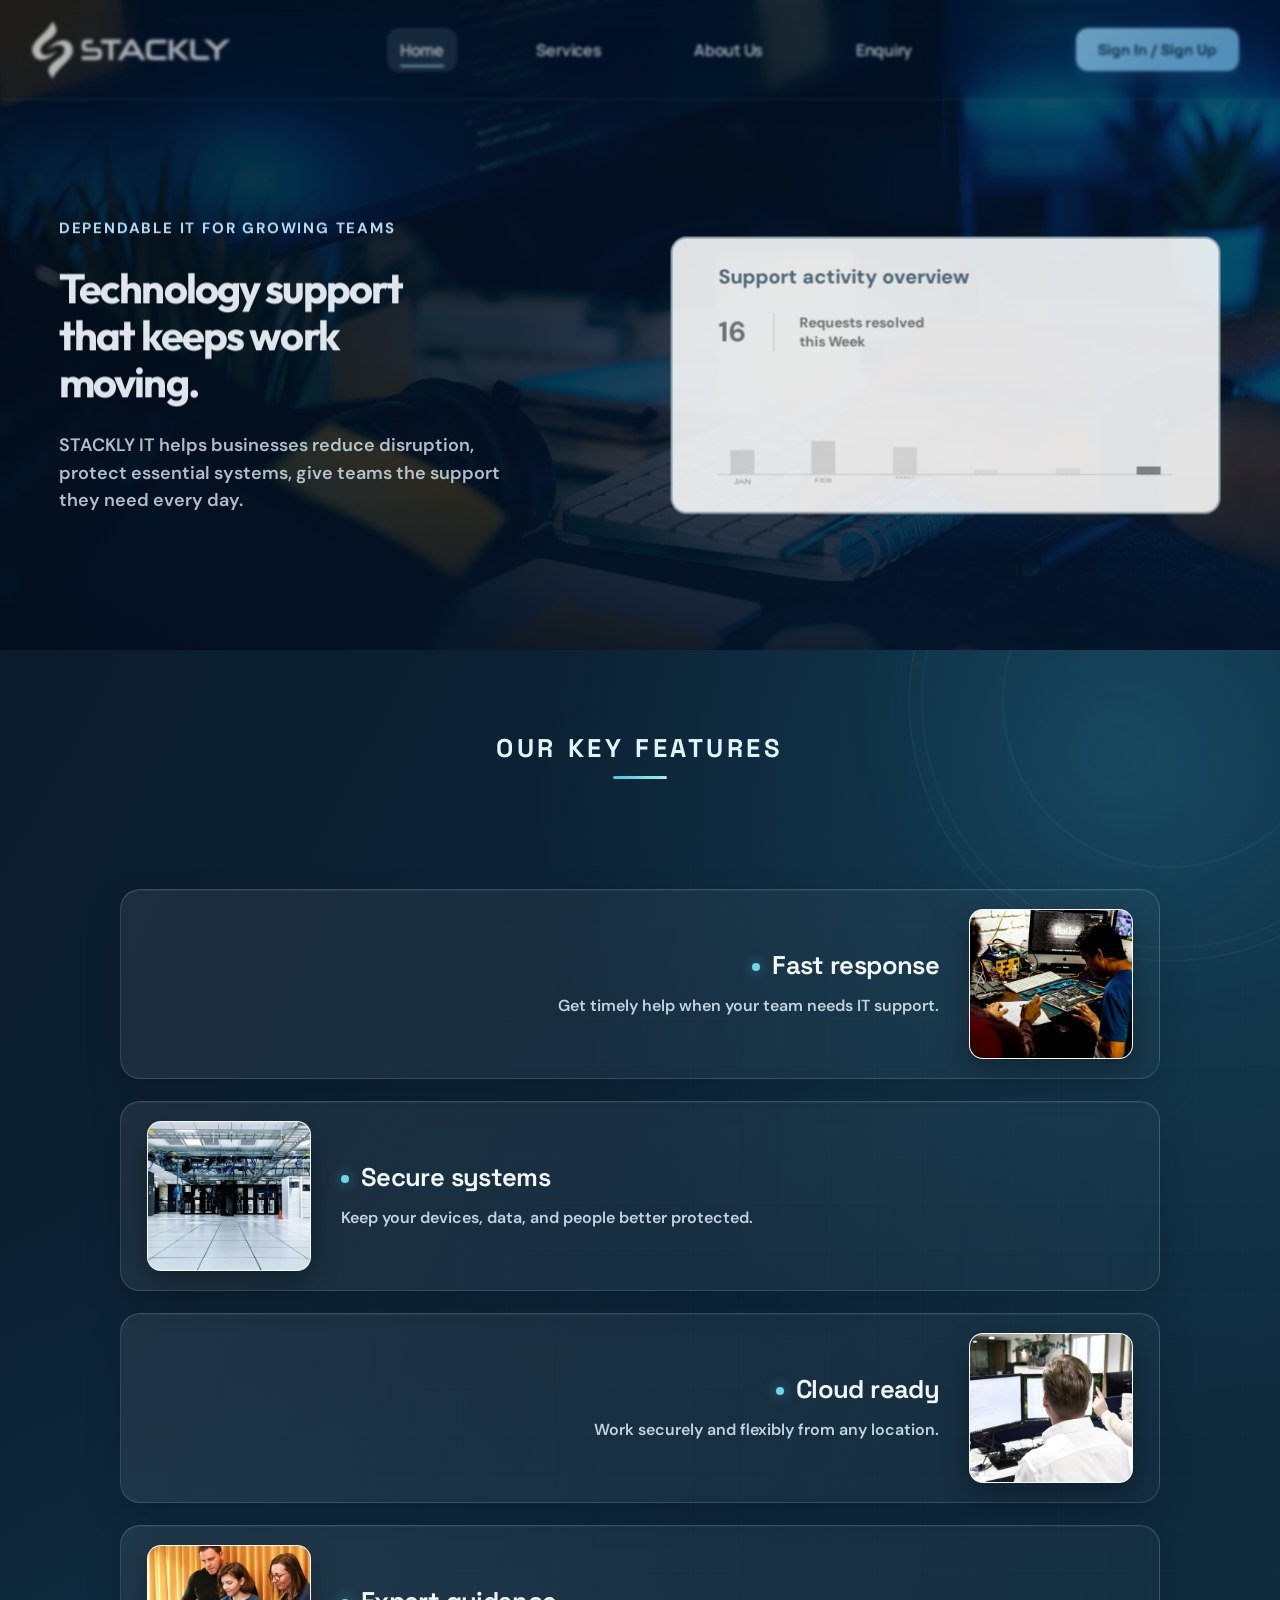
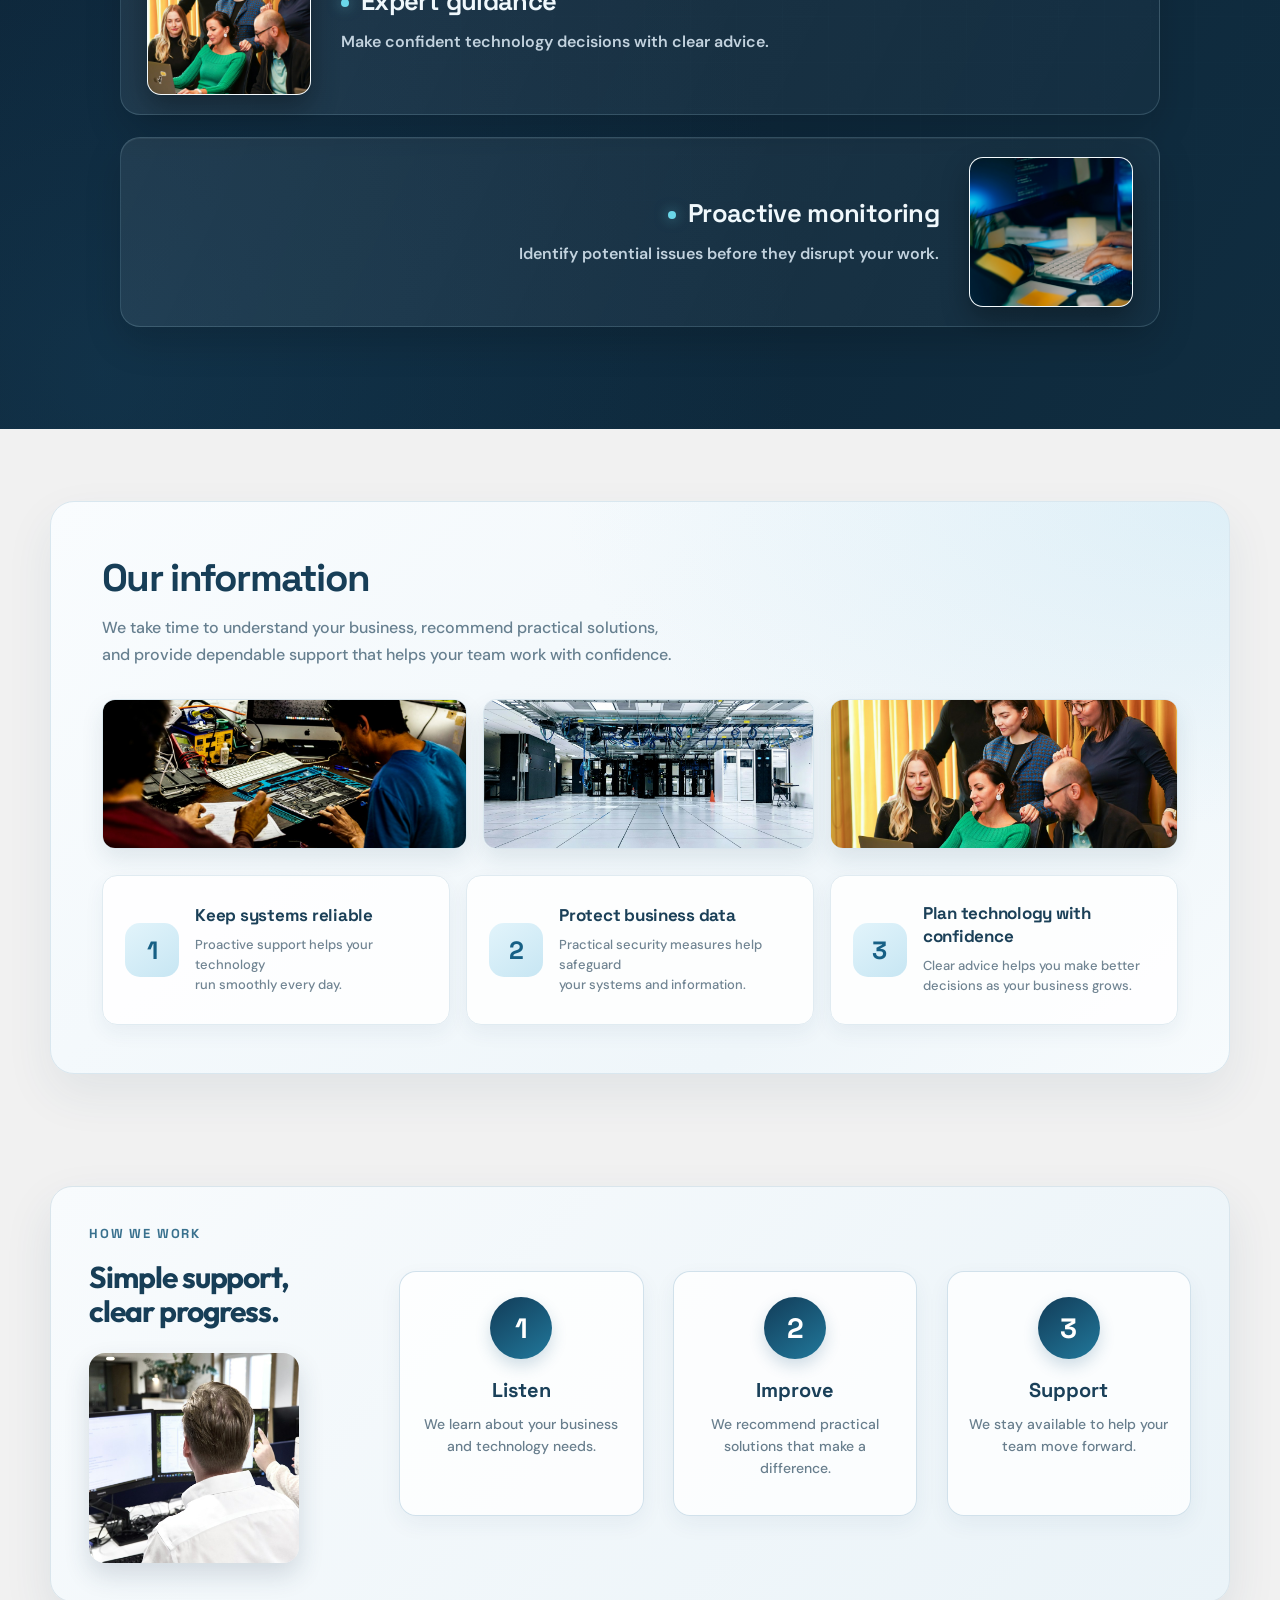
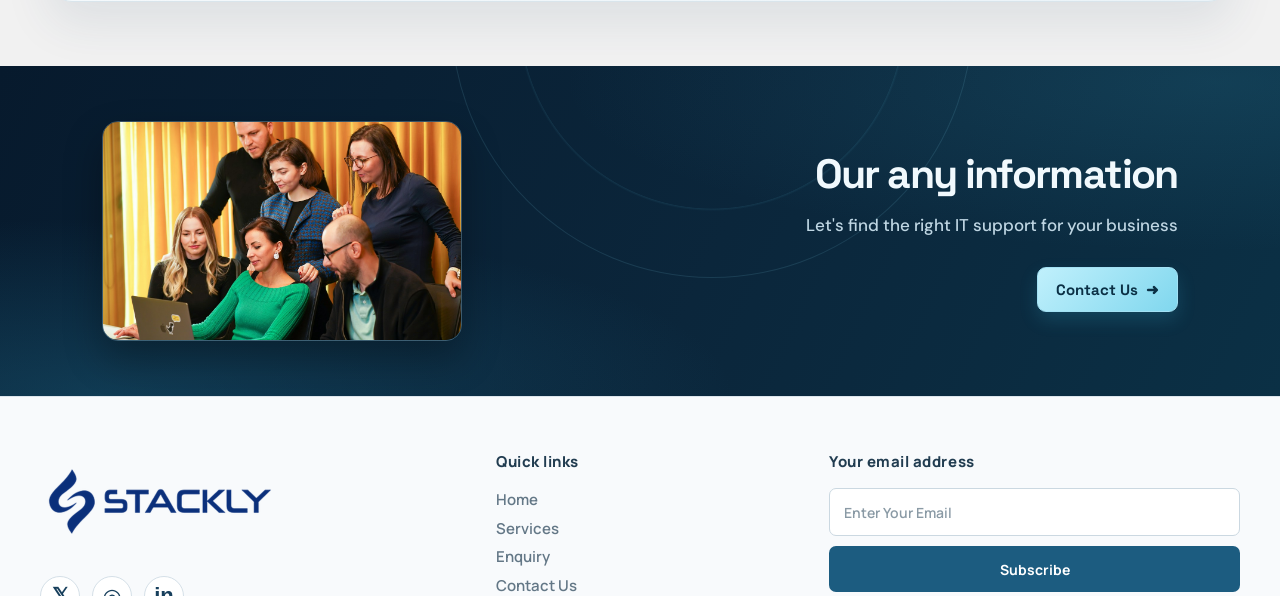
<file: index.html>
<!doctype html>
<html lang="en">
<head>
  <meta charset="utf-8">
  <meta name="viewport" content="width=device-width, initial-scale=1">
  <meta http-equiv="refresh" content="0; url=frontend/index.html">
  <link rel="canonical" href="frontend/index.html">
  <title>STACKLY IT</title>
</head>
<body>
  <p>Opening <a href="frontend/index.html">STACKLY IT</a>…</p>
</body>
</html>
</file>
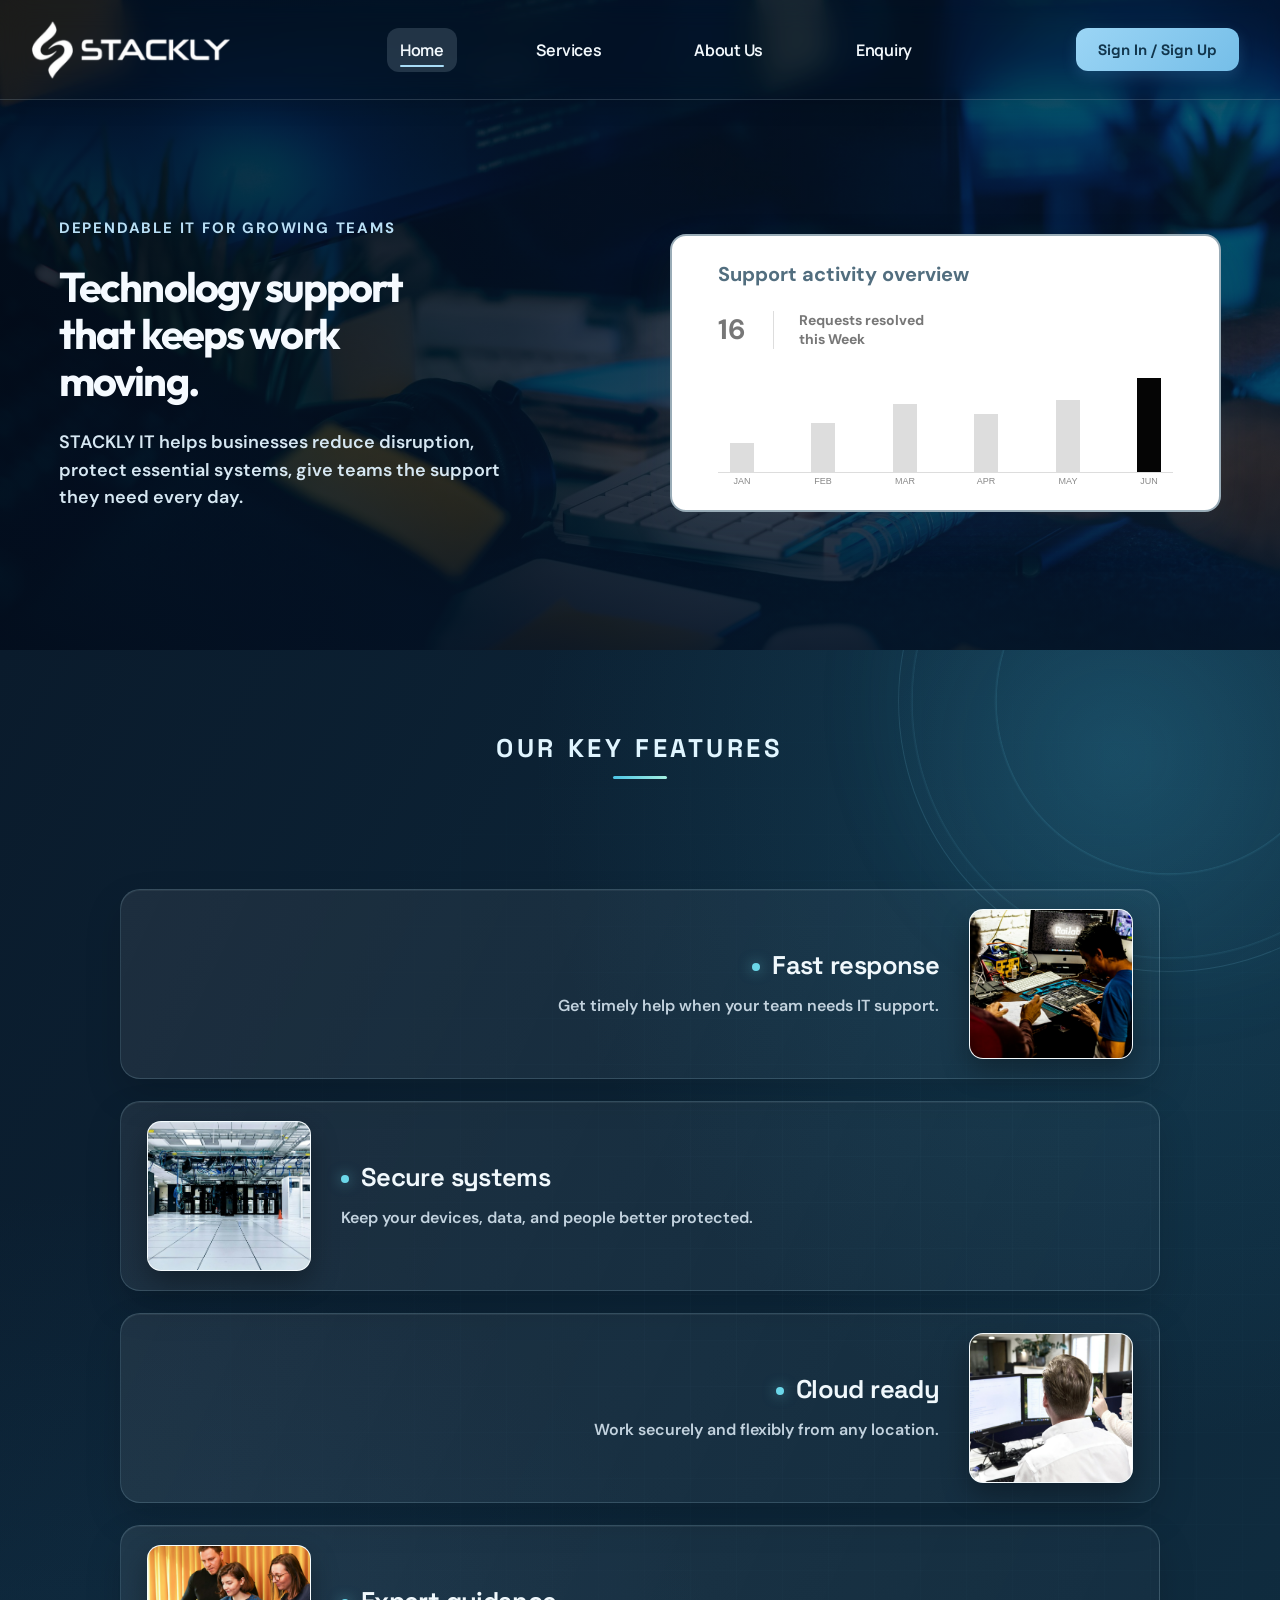
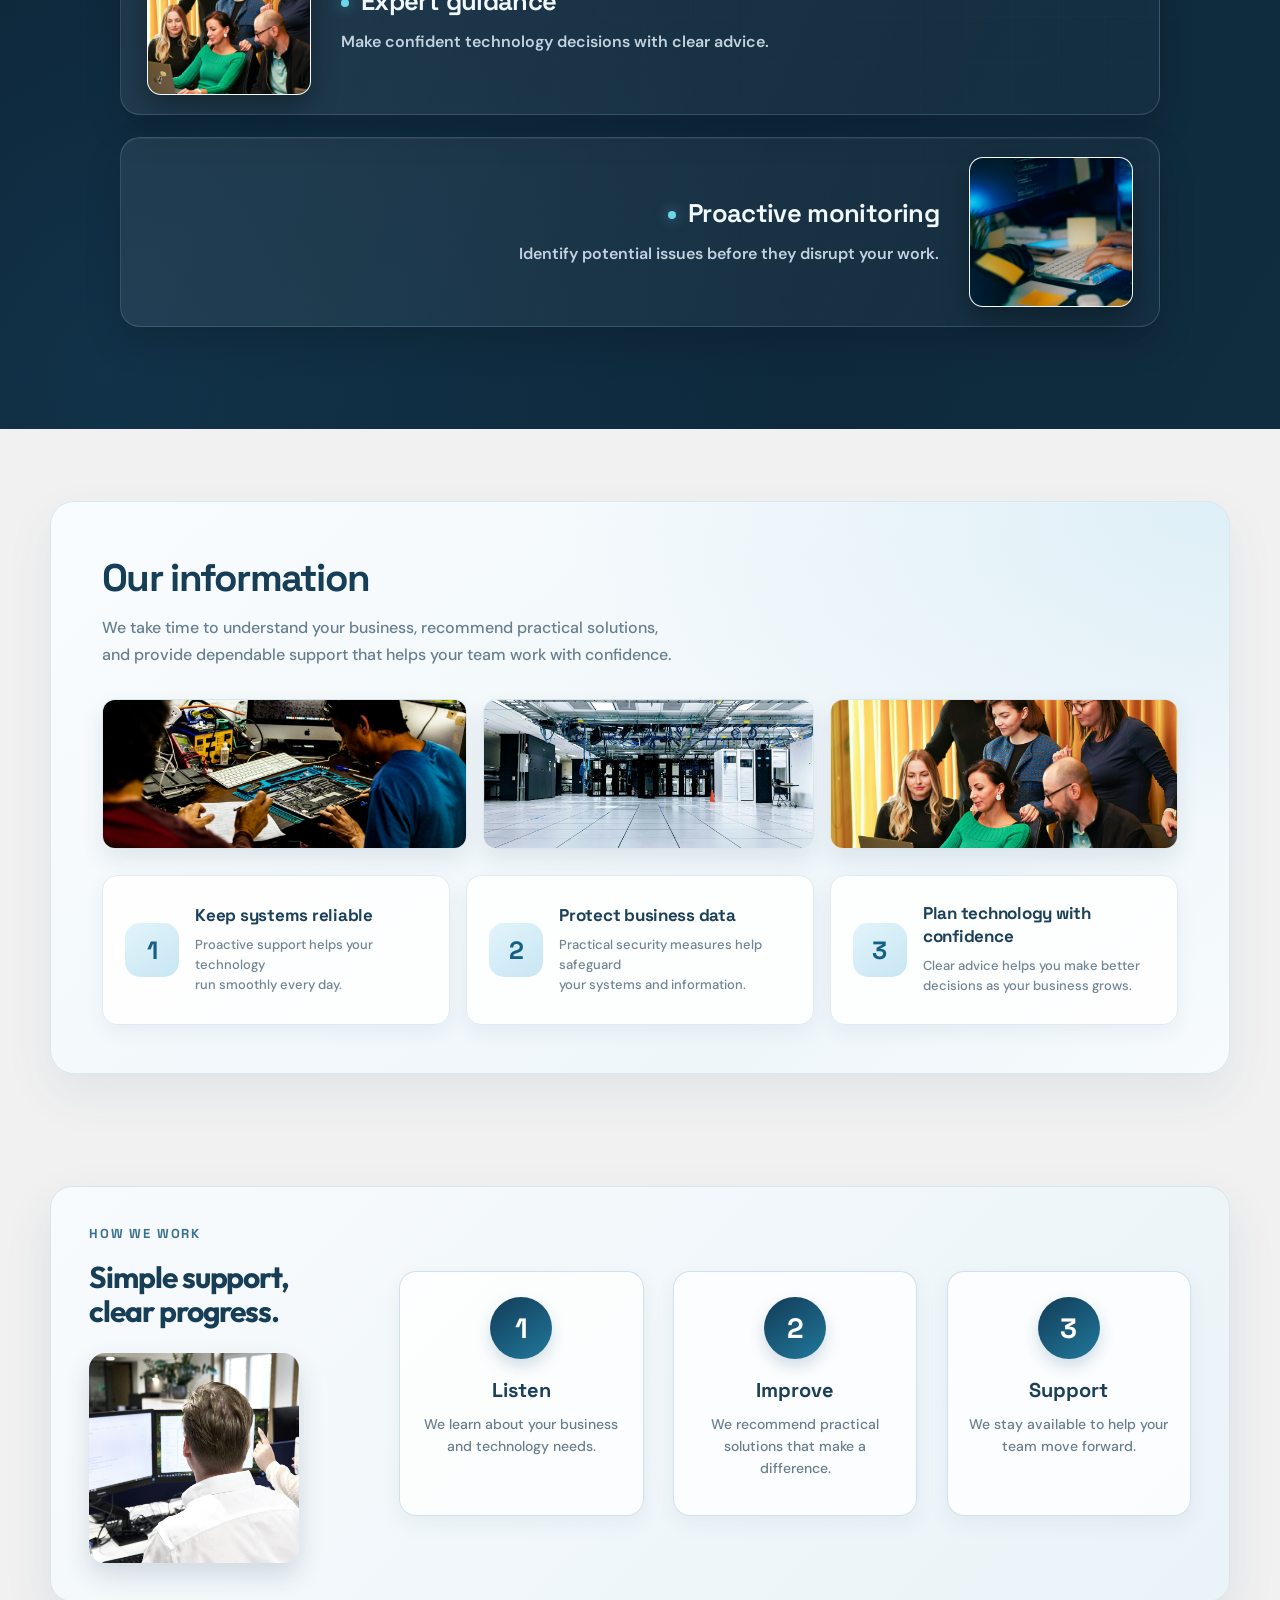
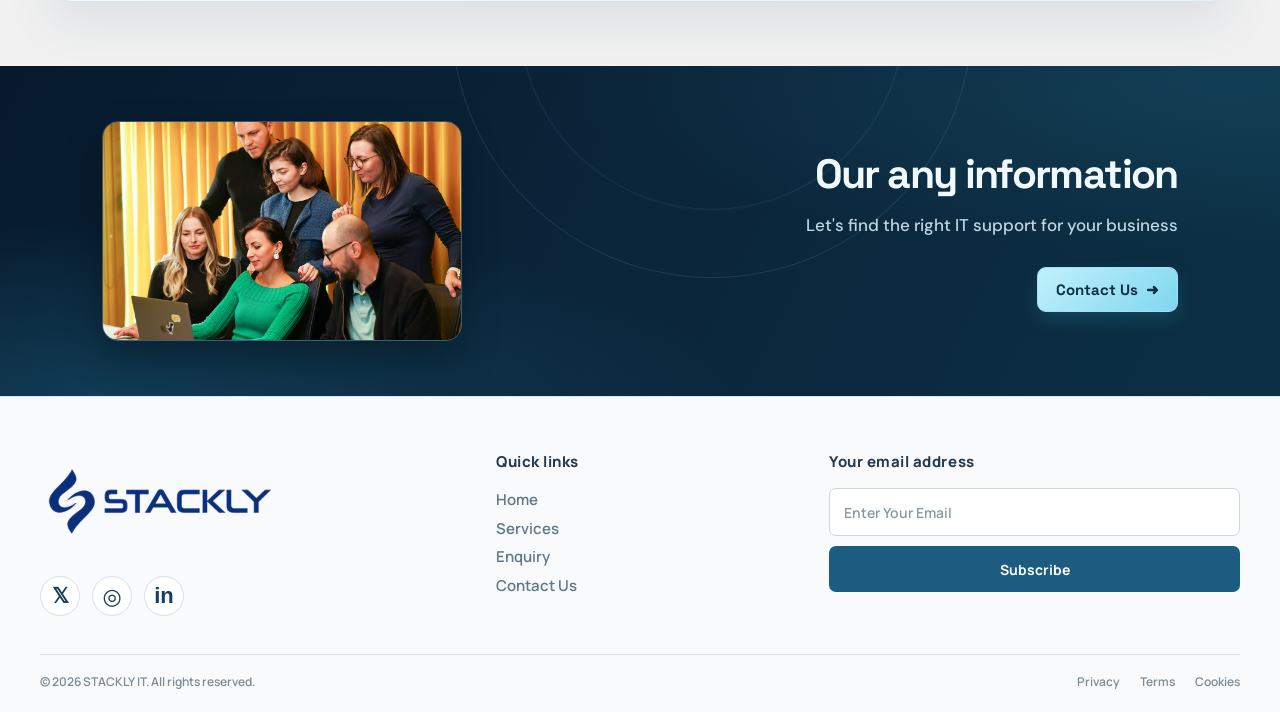
<file: frontend/index.html>
<!doctype html>
<html lang="en">
<head>
  <meta charset="utf-8">
  <meta name="viewport" content="width=device-width, initial-scale=1">
  <title>STACKLY IT — Technology support that keeps work moving</title>
  <style>
    :root{--page:#f1f1f1;--ink:#171717;--muted:#777;--pink:#c78d91;--panel:#dfdfdf}
    *{box-sizing:border-box}
    html{scroll-behavior:smooth}
    body{margin:0;background:var(--page);color:var(--ink);font-family:Arial,Helvetica,sans-serif}
    .wrap{width:min(1280px,calc(100% - 80px));margin:auto}
    header{height:100px;display:flex;align-items:center;justify-content:space-between}
    .logo{width:108px;height:78px;position:relative;display:grid;place-items:center;color:#555;font-size:16px}
    .logo:before,.logo:after{content:"";position:absolute;inset:0;border:1px solid #777}
    .logo:before{background:linear-gradient(34deg,transparent 49.6%,#777 50%,transparent 50.4%)}
    .logo:after{background:linear-gradient(-34deg,transparent 49.6%,#777 50%,transparent 50.4%)}
    .logo span{position:relative;z-index:1}
    nav{display:flex;align-items:center;gap:76px;margin-left:110px}
    nav a{font-size:17px;font-weight:700;text-decoration:none;color:#777}
    nav a.active{color:#111}
    .signup{background:#1600ff;color:#000;border:0;border-radius:8px;padding:12px 19px;font-size:14px;font-weight:700}
    .hero{height:550px;display:grid;grid-template-columns:1fr 1fr;align-items:center;gap:60px;padding:0 14px 20px}
    .eyebrow{color:#777;font-size:18px;font-weight:700;margin:0 0 34px}
    h1{font-size:42px;line-height:1.24;color:#777;margin:0 0 24px;max-width:530px}
    .hero p{font-size:19px;line-height:1.45;color:#777;font-weight:600;max-width:465px;margin:0}
    .chart{height:278px;border:2px solid #777;border-radius:9px;background:#fff;padding:25px 46px;align-self:center;margin-top:15px}
    .chart h3{margin:0 0 24px;color:#777;font-size:20px}
    .chartstats{display:flex;align-items:center;gap:28px;color:#777;margin-bottom:24px}
    .chartstats strong{font-size:28px}.chartstats span{font-size:14px;border-left:1px solid #ddd;padding-left:25px;line-height:1.35;font-weight:700}
    .bars{height:100px;display:flex;align-items:end;justify-content:space-between;border-bottom:1px solid #ddd;padding:0 12px}
    .bar{width:24px;background:#ddd;position:relative}.bar:nth-child(1){height:29px}.bar:nth-child(2){height:49px}.bar:nth-child(3){height:68px}.bar:nth-child(4){height:58px}.bar:nth-child(5){height:72px}.bar:nth-child(6){height:94px;background:#050505}
    .bar small{position:absolute;top:100%;left:50%;transform:translateX(-50%);font-size:9px;color:#888;margin-top:4px}
    .features{padding:0 0 115px}
    .section-title{text-align:center;font-size:18px;font-weight:800;margin:0 0 110px}
    .feature{height:220px;display:flex;align-items:center;gap:38px;padding:0 68px}
    .feature:nth-of-type(odd){flex-direction:row-reverse;text-align:right}
    .placeholder{width:172px;height:150px;background:#fff;flex:none;display:grid;place-items:center}
    .mountain{width:34px;height:18px;background:#ddd;clip-path:polygon(0 100%,28% 35%,47% 67%,67% 18%,100% 100%)}
    .feature h3{font-size:27px;color:#555;margin:0 0 18px}
    .feature p{font-size:19px;color:#777;font-weight:600;margin:0}
    .info{padding:52px 0 125px}
    .info h2{font-size:27px;margin:0 0 32px}
    .info-intro{font-weight:600;color:#888;font-size:19px;line-height:1.45;margin:0 0 72px;max-width:780px}
    .info-grid{display:grid;grid-template-columns:1fr 1fr;gap:50px 96px;align-items:center}
    .info-card{background:#dedede;min-height:120px;display:flex;align-items:center;padding:15px 35px;gap:30px}
    .info-card:first-child{grid-column:1/3;width:55%;justify-self:center}
    .info-card .num{font-size:52px;font-weight:700;color:#777;border-right:1px solid #e88e98;padding:0 30px 0 0}
    .info-card h3{font-size:20px;color:#777;margin:0 0 15px}
    .info-card p{font-size:14px;color:#888;font-weight:600;line-height:1.35;margin:0}
    .process{background:#e0e0e0;margin:0 0 165px;padding:12px 10px 18px;display:grid;grid-template-columns:1.55fr 1fr 1fr 1fr;gap:30px;align-items:center}
    .process-label{color:#777;font-weight:700;font-size:28px}
    .process-label h2{font-size:44px;line-height:1.25;margin:35px 10px 0;color:#777}
    .step{text-align:center;color:#777}
    .circle{width:76px;height:76px;border:2px solid #777;border-radius:50%;background:white;color:#111;font-size:44px;font-weight:700;display:grid;place-items:center;margin:0 auto 20px}
    .step h3{font-size:27px;margin:0 0 17px}.step p{font-weight:600;font-size:18px;line-height:1.35;margin:0}
    .cta{height:260px;text-align:right;padding:0 38px;color:#888}
    .cta h2{font-size:26px;margin:0 0 22px}.cta p{font-weight:600;font-size:18px;margin:0 0 35px}
    .contact{display:inline-flex;align-items:center;gap:8px;border:2px solid #888;border-radius:8px;background:#fff;padding:6px 13px;color:#777;font-weight:700}
    footer{padding:20px 0 26px}
    .footer-main{display:grid;grid-template-columns:1fr 1fr 1fr;align-items:start;gap:80px;padding:0 10px 55px}
    .footer-logo{width:250px;height:200px;background:#ddd;position:relative;display:grid;place-items:center;font-size:23px;color:#555}
    .footer-logo:before,.footer-logo:after{content:"";position:absolute;inset:0;border:1px solid #777}
    .footer-logo:before{background:linear-gradient(38deg,transparent 49.7%,#777 50%,transparent 50.3%)}.footer-logo:after{background:linear-gradient(-38deg,transparent 49.7%,#777 50%,transparent 50.3%)}
    .footer-logo span{position:relative;z-index:1}
    .social{display:flex;gap:28px;margin-top:55px;align-items:center}
    .social b{font-size:48px;color:#000}.social .circleicon{width:48px;height:48px;background:#000;color:#fff;border-radius:50%;display:grid;place-items:center;font-size:28px}
    footer h3{font-size:25px;color:#888;margin:0 0 10px}
    .links a{display:block;color:#888;font-size:26px;font-weight:600;line-height:1.55;text-decoration:none}
    .subscribe input{width:100%;height:66px;background:#f7f7f7;border:1px solid #777;padding:0 48px;text-align:center;font-weight:700;color:#777;font-size:18px;margin:18px 0 35px}
    .subscribe button{width:100%;height:66px;border:0;background:#b17f82;color:#774f51;font-size:19px;font-weight:700}
    .legal{display:flex;justify-content:space-between;color:#888;font-weight:600;font-size:17px;padding:0 0 0 0}.legal-links{display:flex;gap:18px}
    @media(max-width:800px){.wrap{width:calc(100% - 40px)}header{height:82px}.logo{width:70px;height:52px}nav{gap:14px;margin:0}nav a{font-size:12px}.signup{padding:9px;font-size:11px}.hero{height:auto;min-height:650px;grid-template-columns:1fr;padding:70px 0;gap:40px}h1{font-size:36px}.chart{width:100%;height:250px;padding:22px}.section-title{margin-bottom:50px}.feature,.feature:nth-of-type(odd){height:auto;min-height:170px;padding:20px 0;gap:20px;text-align:left;flex-direction:row}.placeholder{width:100px;height:100px}.feature h3{font-size:21px}.feature p{font-size:15px}.features{padding-bottom:50px}.info{padding:40px 0 70px}.info-grid{grid-template-columns:1fr;gap:20px}.info-card:first-child{grid-column:auto;width:100%}.process{grid-template-columns:1fr;margin-bottom:80px;padding:25px;gap:35px}.process-label h2{font-size:36px;margin:15px 0}.cta{height:220px;padding:0 5px}.footer-main{grid-template-columns:1fr 1fr;gap:45px;padding-bottom:40px}.footer-logo{width:170px;height:140px}.subscribe{grid-column:1/3}.legal{font-size:12px;gap:15px;flex-wrap:wrap}.links a{font-size:20px}footer h3{font-size:20px}}
    @media(max-width:480px){header{flex-wrap:wrap;height:auto;padding:15px 0;gap:15px}.logo{order:0}nav{order:2;width:100%;justify-content:space-between}.signup{order:1}.hero{min-height:620px}.eyebrow{font-size:14px}h1{font-size:32px}.chartstats{margin-bottom:14px}.chart h3{font-size:17px}.info-card{padding:12px;gap:15px}.info-card .num{font-size:38px;padding-right:18px}.info-card h3{font-size:16px}.info-card p{font-size:12px}.footer-main{grid-template-columns:1fr 1fr;gap:30px 20px}.footer-logo{width:130px;height:110px}.social{gap:14px}.social b{font-size:36px}.social .circleicon{width:38px;height:38px;font-size:21px}.legal-links{gap:10px}}
  
    .logo{width:220px!important;height:88px!important;display:block!important;overflow:visible!important;margin-left:0!important}
    .home-header{display:grid;grid-template-columns:1fr auto 1fr;column-gap:24px;align-items:center;justify-content:initial}
    .home-header .logo{grid-column:1;justify-self:start;margin-left:0!important;position:relative;left:-20px}
    .home-header nav{grid-column:2;justify-self:center;margin-left:0;gap:76px;transform:translateX(16px)}
    .home-header .signup{grid-column:3;justify-self:end}
    .logo:before,.logo:after{display:none!important}
    .logo img{display:block;width:100%;height:100%;object-fit:contain}
    .footer-logo{width:250px!important;height:100px!important;background:transparent!important;display:block!important;position:relative}
    .footer-logo:before,.footer-logo:after{display:none!important}
    .footer-logo img{display:block;width:100%;height:100%;object-fit:contain}
    @media(max-width:800px){.logo{width:160px!important;height:64px!important;margin-left:0!important}.footer-logo{width:170px!important;height:68px!important}.home-header nav{gap:24px}}
    @media(max-width:480px){.home-header{display:flex;flex-wrap:wrap;justify-content:space-between;gap:15px}.home-header .logo{order:0;left:0}.home-header nav{order:2;width:100%;justify-content:space-between;transform:none}.home-header .signup{order:1}}
    @media(max-width:480px){.logo{width:135px!important;height:54px!important}.footer-logo{width:130px!important;height:52px!important}}
  
    header.wrap{position:fixed;top:0;left:50%;transform:translateX(-50%);z-index:1000;background:#f1f1f1;width:min(1280px,calc(100% - 80px))}
    body{padding-top:100px}
    .wrap:not(.home-header) nav{left:50%;transform:translateX(-50%)}
    @media(max-width:800px){header.wrap{width:calc(100% - 40px)}body{padding-top:84px}.wrap:not(.home-header) nav{left:auto;right:0;transform:none}}
    @media(max-width:800px){body{padding-top:82px}}
    @media(max-width:480px){body{padding-top:115px}}
  </style>
  <link rel="stylesheet" href="header.css">
  <link rel="stylesheet" href="hero.css">
  <link rel="stylesheet" href="responsive.css">
  <link rel="stylesheet" href="auth-modal.css">
</head>
<body class="home-page">
  <header class="wrap home-header">
    <a class="logo" href="index.html"><img src="image.png" alt="STACKLY"></a>
    <nav aria-label="Main navigation"><a class="active" href="#home">Home</a><a href="services.html">Services</a><a href="about.html">About Us</a><a href="enquiry.html">Enquiry</a></nav>
    <button class="signup">Sign Up</button>
  </header>
  <main>
    <section class="hero wrap" id="home">
      <div><p class="eyebrow">DEPENDABLE IT FOR GROWING TEAMS</p><h1>Technology support<br>that keeps work<br>moving.</h1><p>STACKLY IT helps businesses reduce disruption, protect essential systems, give teams the support they need every day.</p></div>
      <div class="chart"><h3>Support activity overview</h3><div class="chartstats"><strong>16</strong><span>Requests resolved<br>this Week</span></div><div class="bars"><div class="bar"><small>JAN</small></div><div class="bar"><small>FEB</small></div><div class="bar"><small>MAR</small></div><div class="bar"><small>APR</small></div><div class="bar"><small>MAY</small></div><div class="bar"><small>JUN</small></div></div></div>
    </section>
    <section class="features wrap" id="features"><br><br><h2 class="section-title">OUR KEY FEATURES</h2>
      <article class="feature"><div class="placeholder"><img src="repair-team.jpg" alt="Technicians repairing a computer"></div><div><h3>Fast response</h3><p>Get timely help when your team needs IT support.</p></div></article>
      <article class="feature"><div class="placeholder"><img src="server-room.jpg" alt="Secure server room infrastructure"></div><div><h3>Secure systems</h3><p>Keep your devices, data, and people better protected.</p></div></article>
      <article class="feature"><div class="placeholder"><img src="office-technology.jpg" alt="Colleagues working together at office computers"></div><div><h3>Cloud ready</h3><p>Work securely and flexibly from any location.</p></div></article>
      <article class="feature"><div class="placeholder"><img src="team-collaboration.jpg" alt="A team collaborating around a laptop"></div><div><h3>Expert guidance</h3><p>Make confident technology decisions with clear advice.</p></div></article>
      <article class="feature"><div class="placeholder"><img src="hero-coding.jpg" alt="Developer working at a computer"></div><div><h3>Proactive monitoring</h3><p>Identify potential issues before they disrupt your work.</p></div></article>
    </section>
    <br>
   <br> 
   <br> 
   <br>
    <section class="info wrap" id="information"><h2>Our information</h2><p class="info-intro">We take time to understand your business, recommend practical solutions,<br>and provide dependable support that helps your team work with confidence.</p>
      <div class="info-photos" aria-label="IT support, infrastructure, and team collaboration"><img src="repair-team.jpg" alt="IT technicians resolving a computer issue"><img src="server-room.jpg" alt="Enterprise server infrastructure"><img src="team-collaboration.jpg" alt="Business team working together"></div>
      <div class="info-grid"><article class="info-card"><b class="num">1</b><div><h3>Keep systems reliable</h3><p>Proactive support helps your technology<br>run smoothly every day.</p></div></article><article class="info-card"><b class="num">2</b><div><h3>Protect business data</h3><p>Practical security measures help safeguard<br>your systems and information.</p></div></article><article class="info-card"><b class="num">3</b><div><h3>Plan technology with confidence</h3><p>Clear advice helps you make better<br>decisions as your business grows.</p></div></article></div>
    </section>
    <section class="process wrap"><div class="process-label">HOW WE WORK<h2>Simple support,<br>clear progress.</h2><img class="process-photo" src="office-technology.jpg" alt="IT team working together at their computers"></div><div class="step"><div class="circle">1</div><h3>Listen</h3><p>We learn about your business and technology needs.</p></div><div class="step"><div class="circle">2</div><h3>Improve</h3><p>We recommend practical solutions that make a difference.</p></div><div class="step"><div class="circle">3</div><h3>Support</h3><p>We stay available to help your team move forward.</p></div></section>
    <section class="cta wrap" id="contact"><img class="cta-photo" src="team-collaboration.jpg" alt="A team discussing technology solutions"><div class="cta-copy"><h2>Our any information</h2><p>Let's find the right IT support for your business</p><a href="mailto:hello@stacklyit.com" class="contact">Contact Us <span>➜</span></a></div></section>
  </main>
  <footer class="wrap"><div class="footer-main"><div><div class="footer-logo"><img src="image.png" alt="STACKLY"></div><div class="social"><b>𝕏</b><div class="circleicon">◎</div><div class="circleicon" style="font-weight:bold;font-family:Arial">in</div></div></div><div class="links"><h3>Quick links</h3><a href="#home">Home</a><a href="services.html">Services</a><a href="#contact">Enquiry</a><a href="#contact">Contact Us</a></div><form class="subscribe" onsubmit="event.preventDefault()"><h3>Your email address</h3><input type="email" placeholder="Enter Your Email" aria-label="Your email address"><button type="submit">Subscribe</button></form></div><div class="legal"><span>© 2026 STACKLY IT. All rights reserved.</span><div class="legal-links"><span>Privacy</span><span>Terms</span><span>Cookies</span></div></div></footer>
  <script>
    (() => {
      const header = document.querySelector('.home-header');
      const updateHeader = () => header.classList.toggle('scrolled', window.scrollY > 40);
      updateHeader();
      window.addEventListener('scroll', updateHeader, { passive: true });
    })();
  </script>
  <script src="api-config.js"></script>
  <script src="auth-modal.js"></script>
</body>
</html>
</file>
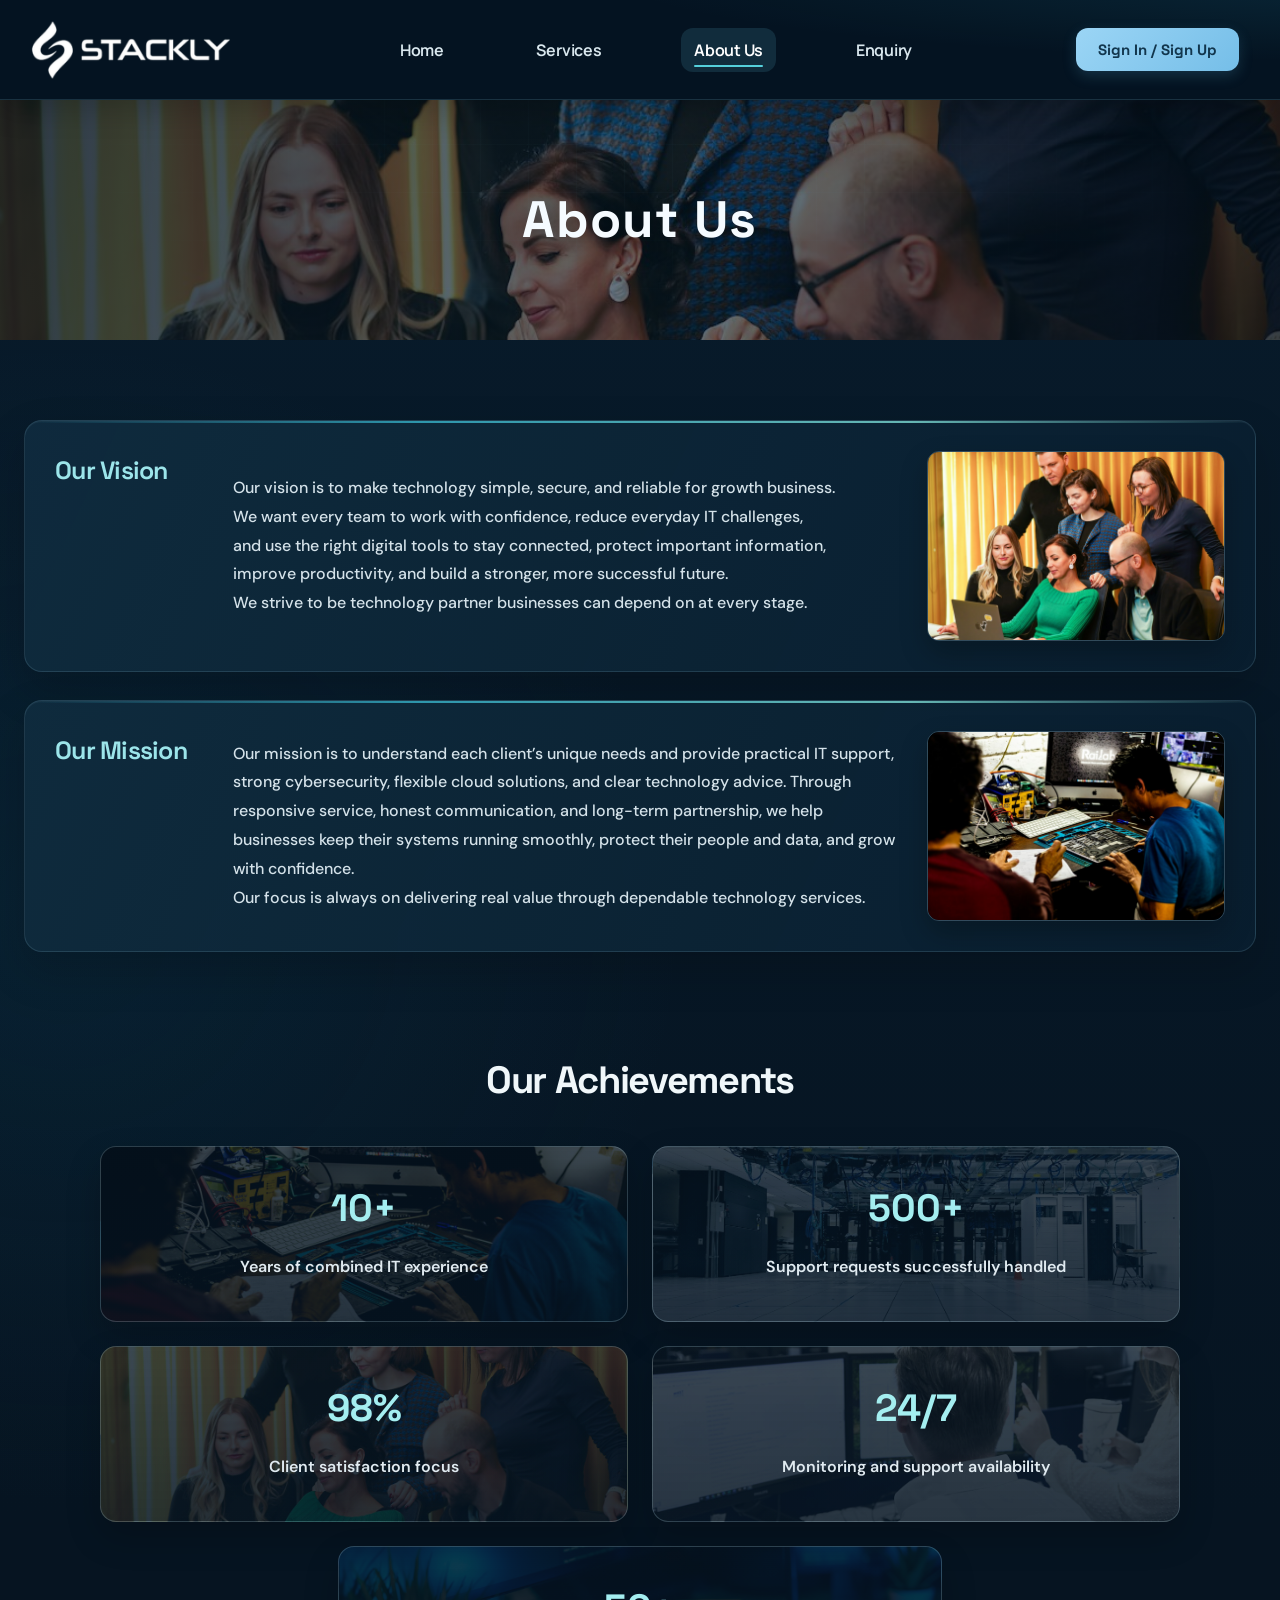
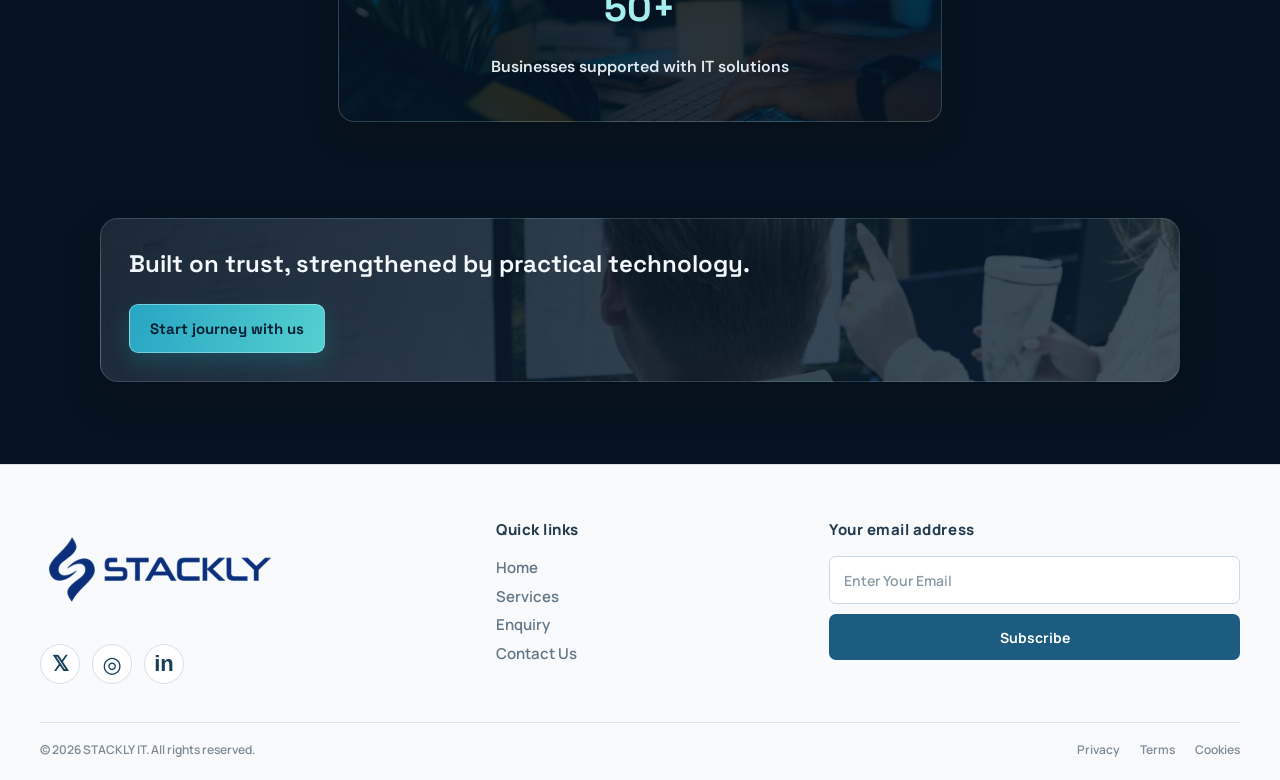
<file: frontend/about.html>
<!doctype html>
<html lang="en">
<head>
  <meta charset="utf-8"><meta name="viewport" content="width=device-width, initial-scale=1">
  <title>About Us | STACKLY IT</title>
  <style>
    *{box-sizing:border-box}body{margin:0;background:#f1f1f1;color:#555;font-family:Arial,Helvetica,sans-serif}.wrap{width:min(1280px,calc(100% - 80px));margin:auto}
    header{height:100px;position:relative;display:flex;align-items:center}.logo{position:absolute;left:80px;top:10px;width:108px;height:78px;display:grid;place-items:center;color:#555;font-size:16px;text-decoration:none}.logo:before,.logo:after{content:"";position:absolute;inset:0;border:1px solid #777}.logo:before{background:linear-gradient(34deg,transparent 49.6%,#777 50%,transparent 50.4%)}.logo:after{background:linear-gradient(-34deg,transparent 49.6%,#777 50%,transparent 50.4%)}.logo span{position:relative;z-index:1}nav{position:absolute;left:50%;top:40px;transform:translateX(-20%);display:flex;gap:78px;white-space:nowrap}nav a{font-size:17px;font-weight:700;color:#777;text-decoration:none}nav a.active{color:#171717}
    .page-title{text-align:center;padding-top:78px;margin:0;color:#555;font-size:27px}
    .story{margin-top:98px;padding:0 60px}.story article{margin:0 0 118px}.story h2{font-size:32px;margin:0 0 30px;color:#555}.story p{font-size:24px;line-height:1.38;font-weight:700;margin:0 0 0 80px;color:#666}
    .achievements{padding-top:2px}.achievements h2{text-align:center;font-size:32px;margin:0 0 78px;color:#555}.stats{display:grid;grid-template-columns:1fr 1fr;gap:110px 94px;padding:0 0}.stat{height:192px;border:1px solid #555;background:#fff;display:flex;flex-direction:column;justify-content:center;align-items:center;text-align:center;color:#666}.stat strong{font-size:34px;margin:0 0 28px}.stat span{font-size:23px;font-weight:700;color:#888}.stat:last-child{grid-column:1/3;width:56%;justify-self:center}
    .cta{margin:160px 0 170px;text-align:center;color:#222}.cta h2{font-size:27px;margin:0 0 12px}.cta a{display:block;width:400px;height:54px;line-height:54px;margin:0 110px 0 auto;background:#75f3b6;border-radius:8px;color:#050505;text-decoration:none;font-size:24px;font-weight:700}
    footer{min-height:430px;padding-bottom:26px;color:#888}.footer-main{display:grid;grid-template-columns:1fr 1fr 1fr;align-items:start;gap:60px;padding-bottom:69px}.footer-logo{width:250px;height:200px;background:#ddd;position:relative;display:grid;place-items:center;font-size:23px;color:#555}.footer-logo:before,.footer-logo:after{content:"";position:absolute;inset:0;border:1px solid #777}.footer-logo:before{background:linear-gradient(38deg,transparent 49.7%,#777 50%,transparent 50.3%)}.footer-logo:after{background:linear-gradient(-38deg,transparent 49.7%,#777 50%,transparent 50.3%)}.footer-logo span{position:relative;z-index:1}.social{display:flex;gap:28px;margin-top:55px;align-items:center}.social b{font-size:48px;color:#000}.social .circleicon{width:48px;height:48px;background:#000;color:#fff;border-radius:50%;display:grid;place-items:center;font-size:28px}.links h2,.subscribe h2{font-size:25px;color:#888;margin:4px 0 10px}.links a{display:block;color:#888;font-size:26px;font-weight:600;line-height:1.55;text-decoration:none}.subscribe{padding-top:52px}.subscribe input{width:100%;height:66px;background:#f7f7f7;border:1px solid #555;padding:0 35px;text-align:center;font-weight:700;color:#777;font-size:18px;margin:18px 0 35px}.subscribe button{width:100%;height:66px;border:0;background:#b17f82;color:#714d4f;font-size:19px;font-weight:700}.legal{display:flex;justify-content:space-between;color:#888;font-weight:600;font-size:17px}.legal-links{display:flex;gap:18px}
    @media(max-width:800px){.wrap{width:calc(100% - 40px)}header{height:84px}.logo{left:0;top:10px;width:70px;height:52px}nav{left:auto;right:0;top:30px;transform:none;gap:20px}nav a{font-size:13px}.page-title{padding-top:60px}.story{margin-top:60px;padding:0 12px}.story article{margin-bottom:65px}.story h2{font-size:25px;margin-bottom:18px}.story p{font-size:17px;margin-left:30px}.achievements h2{font-size:27px;margin-bottom:45px}.stats{gap:28px}.stat{height:150px;padding:12px}.stat strong{font-size:27px;margin-bottom:18px}.stat span{font-size:16px}.stat:last-child{width:75%}.cta{margin:90px 0}.cta a{width:min(360px,90%);margin:0 auto;font-size:19px}.footer-main{grid-template-columns:1fr 1fr;gap:35px;padding-bottom:40px}.footer-logo{width:170px;height:140px}.subscribe{grid-column:1/3;padding-top:0}.legal{font-size:12px;gap:15px;flex-wrap:wrap}}
    @media(max-width:480px){nav{gap:10px}nav a{font-size:11px}.logo{width:60px;height:45px}.story p{font-size:15px;margin-left:15px}.stats{grid-template-columns:1fr;gap:18px}.stat:last-child{grid-column:auto;width:100%}.stat{height:125px}.footer-main{gap:25px 16px}.footer-logo{width:130px;height:110px}.social{gap:12px}.social b{font-size:34px}.social .circleicon{width:36px;height:36px;font-size:20px}.links a{font-size:20px}.links h2,.subscribe h2{font-size:18px}.legal-links{gap:10px}}
  
    .logo{width:220px!important;height:88px!important;display:block!important;overflow:visible!important;margin-left:0!important}
    .logo:before,.logo:after{display:none!important}
    .logo img{display:block;width:100%;height:100%;object-fit:contain}
    .footer-logo{width:250px!important;height:100px!important;background:transparent!important;display:block!important;position:relative}
    .footer-logo:before,.footer-logo:after{display:none!important}
    .footer-logo img{display:block;width:100%;height:100%;object-fit:contain}
    @media(max-width:800px){.logo{width:160px!important;height:64px!important;margin-left:0!important}.footer-logo{width:170px!important;height:68px!important}}
    @media(max-width:480px){.logo{width:135px!important;height:54px!important}.footer-logo{width:130px!important;height:52px!important}}
  
    header.wrap{position:fixed;top:0;left:50%;transform:translateX(-50%);z-index:1000;background:#f1f1f1;width:min(1280px,calc(100% - 80px))}
    body{padding-top:100px}
    .wrap:not(.home-header) nav{left:50%;transform:translateX(-50%)}
    @media(max-width:800px){header.wrap{width:calc(100% - 40px)}body{padding-top:84px}.wrap:not(.home-header) nav{left:auto;right:0;transform:none}}
    @media(max-width:800px){body{padding-top:82px}}
    @media(max-width:480px){body{padding-top:115px}}
  
    .home-header{display:grid;grid-template-columns:1fr auto 1fr;column-gap:24px;align-items:center;justify-content:initial;height:100px}
    .home-header .logo{position:relative;left:0;top:0;grid-column:1;justify-self:start;margin-left:0!important}
    .home-header nav{position:relative;left:auto;top:auto;transform:none;grid-column:2;justify-self:center;margin:0;gap:76px}
    .home-header .signup{grid-column:3;justify-self:end;background:#1600ff;color:#000;border:0;border-radius:8px;padding:12px 19px;font-size:14px;font-weight:700}
    @media(max-width:800px){.home-header{height:84px}.home-header .logo{width:160px!important;height:64px!important}.home-header nav{gap:24px}.home-header .signup{padding:9px;font-size:11px}}
    @media(max-width:480px){body{padding-top:115px}.home-header{display:flex;flex-wrap:wrap;justify-content:space-between;gap:15px;height:auto;padding:15px 0}.home-header .logo{order:0;width:135px!important;height:54px!important}.home-header nav{order:2;width:100%;justify-content:space-between}.home-header .signup{order:1}}
  </style>
  <link rel="stylesheet" href="header.css">
  <link rel="stylesheet" href="about.css">
  <link rel="stylesheet" href="responsive.css">
  <link rel="stylesheet" href="auth-modal.css">
</head>
<body class="about-page">
  <header class="wrap home-header"><a class="logo" href="index.html"><img src="image.png" alt="STACKLY"></a><nav aria-label="Main navigation"><a href="index.html">Home</a><a href="services.html">Services</a><a class="active" href="about.html">About Us</a><a href="enquiry.html">Enquiry</a></nav><button class="signup" type="button">Sign Up</button></header>
  <main class="wrap"><h1 class="page-title">About Us</h1>
    <section class="story"><article><h2>Our Vision</h2><p>Our vision is to make technology simple, secure, and reliable for growth business.<br>We want every team to work with confidence, reduce everyday IT challenges,<br>and use the right digital tools to stay connected, protect important information,<br>improve productivity, and build a stronger, more successful future.<br>We strive to be technology partner businesses can depend on at every stage.</p><img class="story-photo" src="team-collaboration.jpg" alt="Colleagues working together on technology"></article>
      <article><h2>Our Mission</h2><p>Our mission is to understand each client’s unique needs and provide practical IT support,<br>strong cybersecurity, flexible cloud solutions, and clear technology advice. Through<br>responsive service, honest communication, and long-term partnership, we help<br>businesses keep their systems running smoothly, protect their people and data, and grow<br>with confidence.<br>Our focus is always on delivering real value through dependable technology services.</p><img class="story-photo" src="repair-team.jpg" alt="IT specialists working together on a computer"></article>
    </section>
    <section class="achievements"><h2>Our Achievements</h2><div class="stats"><div class="stat"><strong>10+</strong><span>Years of combined IT experience</span></div><div class="stat"><strong>500+</strong><span>Support requests successfully handled</span></div><div class="stat"><strong>98%</strong><span>Client satisfaction focus</span></div><div class="stat"><strong>24/7</strong><span>Monitoring and support availability</span></div><div class="stat"><strong>50+</strong><span>Businesses supported with IT solutions</span></div></div></section>
    <section class="cta about-cta"><img class="about-cta-photo" src="office-technology.jpg" alt="A team working together in a modern office"><div><h2>Built on trust, strengthened by practical technology.</h2><a href="enquiry.html">Start journey with us</a></div></section>
  </main>
  <footer class="wrap"><div class="footer-main"><div><div class="footer-logo"><img src="image.png" alt="STACKLY"></div><div class="social"><b>𝕏</b><div class="circleicon">◎</div><div class="circleicon" style="font-weight:bold;font-family:Arial">in</div></div></div><div class="links"><h2>Quick links</h2><a href="index.html">Home</a><a href="services.html">Services</a><a href="index.html#contact">Enquiry</a><a href="index.html#contact">Contact Us</a></div><form class="subscribe" onsubmit="event.preventDefault()"><h2>Your email address</h2><input type="email" placeholder="Enter Your Email" aria-label="Your email address"><button type="submit">Subscribe</button></form></div><div class="legal"><span>© 2026 STACKLY IT. All rights reserved.</span><div class="legal-links"><span>Privacy</span><span>Terms</span><span>Cookies</span></div></div></footer>
  <script src="api-config.js"></script>
  <script src="auth-modal.js"></script>
</body></html>
</file>
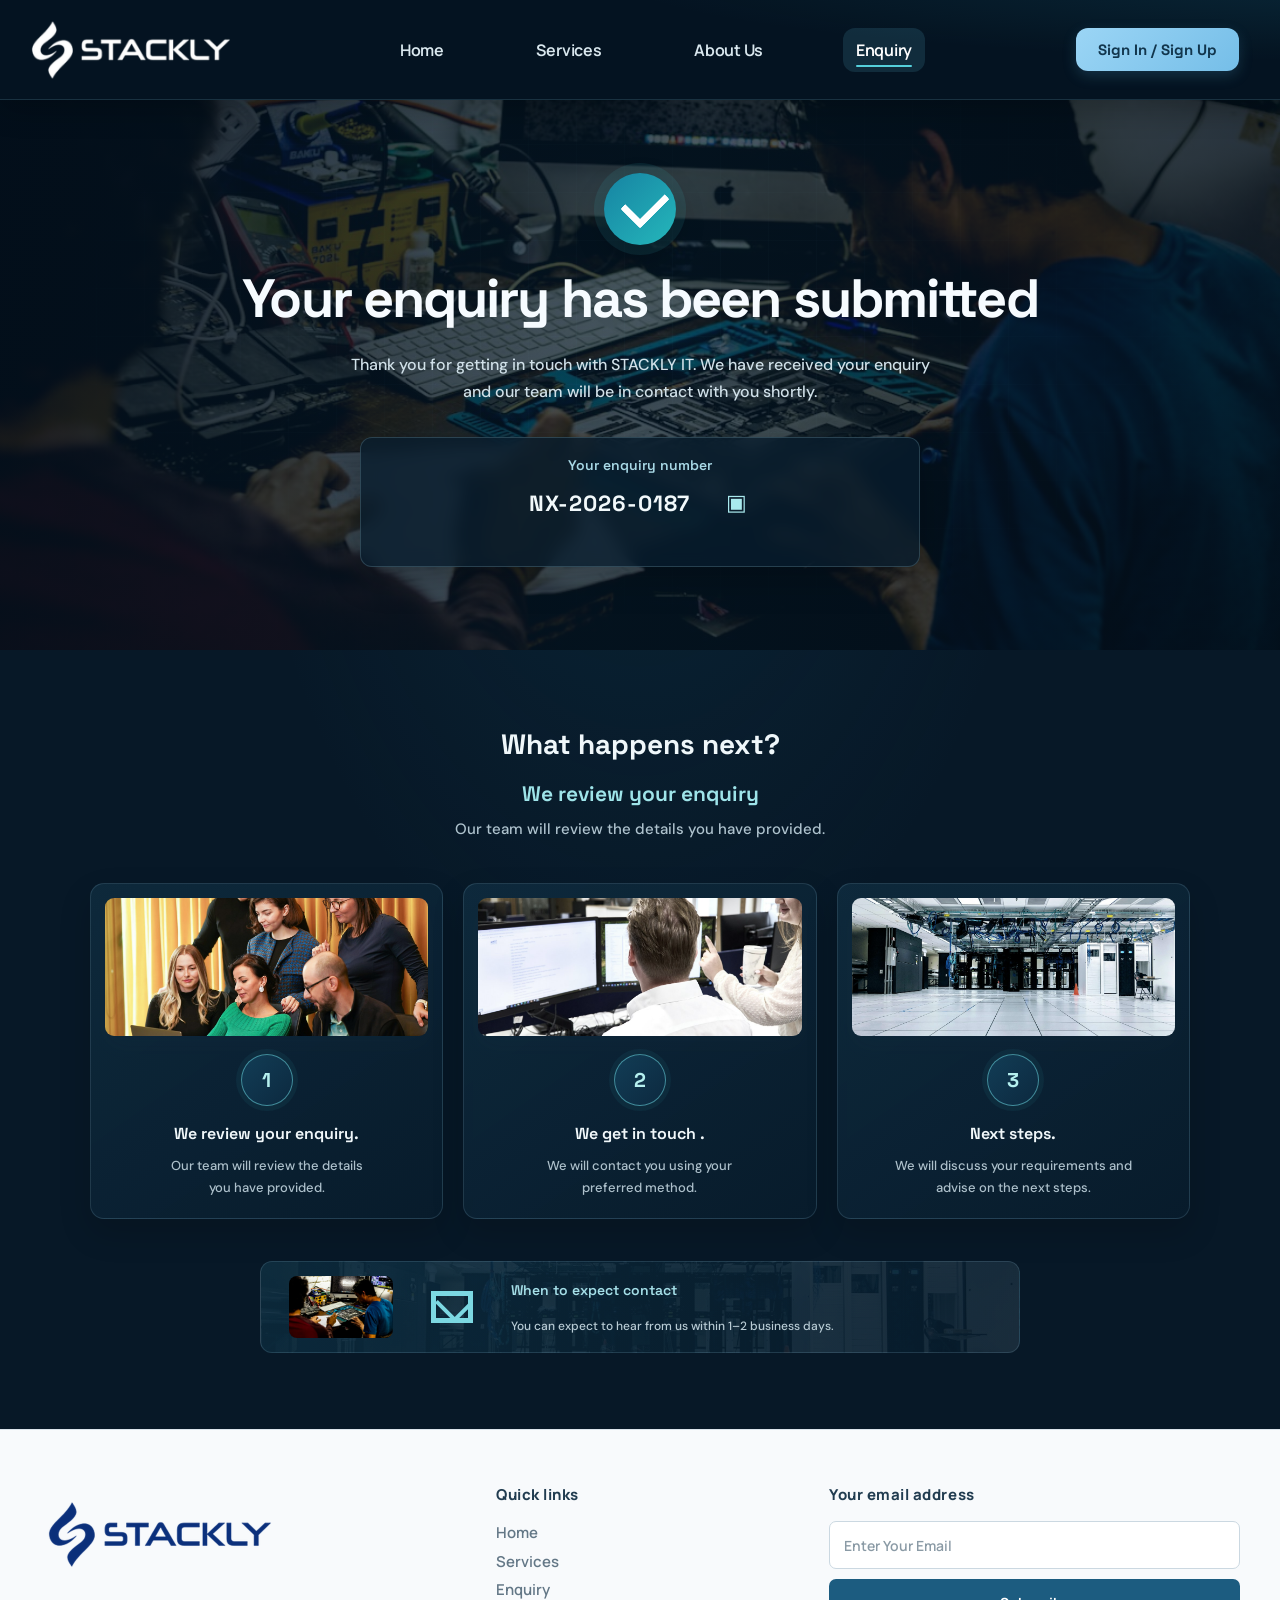
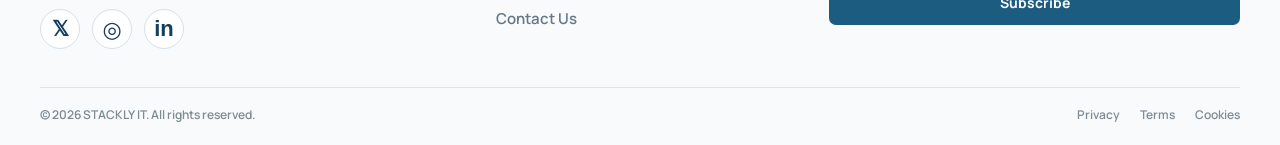
<file: frontend/confirmation.html>
<!doctype html>
<html lang="en">
<head>
  <meta charset="utf-8"><meta name="viewport" content="width=device-width, initial-scale=1">
  <title>Enquiry received | STACKLY IT</title>
  <style>
    *{box-sizing:border-box}body{margin:0;background:#f1f1f1;color:#666;font-family:Arial,Helvetica,sans-serif}.wrap{width:min(1280px,calc(100% - 80px));margin:auto}
    header{height:100px;position:relative;display:flex;align-items:center} .logo{position:absolute;left:80px;top:10px;width:108px;height:78px;display:grid;place-items:center;color:#555;font-size:16px;text-decoration:none}.logo:before,.logo:after{content:"";position:absolute;inset:0;border:1px solid #777}.logo:before{background:linear-gradient(34deg,transparent 49.6%,#777 50%,transparent 50.4%)}.logo:after{background:linear-gradient(-34deg,transparent 49.6%,#777 50%,transparent 50.4%)}.logo span{position:relative;z-index:1}nav{position:absolute;left:50%;top:40px;transform:translateX(-20%);display:flex;gap:78px;white-space:nowrap}nav a{font-size:17px;font-weight:700;color:#777;text-decoration:none}nav a.active{color:#171717}
    .success{text-align:center;padding-top:114px}.check{width:88px;height:88px;border-radius:50%;background:#050505;margin:0 auto 38px;position:relative}.check:after{content:"";position:absolute;left:24px;top:21px;width:43px;height:25px;border-left:7px solid #fff;border-bottom:7px solid #fff;transform:rotate(-45deg);border-radius:2px}.success h1{font-size:50px;line-height:1.15;margin:0 0 45px;color:#777}.success p{font-size:20px;line-height:1.4;font-weight:700;color:#999;margin:0 auto;max-width:900px}.reference{width:560px;height:120px;background:#dedede;margin:60px auto 0;display:flex;flex-direction:column;align-items:center;justify-content:center;gap:22px}.reference strong{font-size:19px;color:#888}.reference-row{display:flex;align-items:center;gap:32px;color:#050505}.reference-row b{font-size:24px}.copy{border:0;background:transparent;font-size:22px;cursor:pointer;padding:4px;color:#050505}.copy-note{font-size:13px;color:#777;min-height:16px}
    .followup{margin-top:110px;text-align:center}.followup>h2{font-size:23px;margin:0 0 33px;color:#777}.followup h3{font-size:25px;color:#888;margin:0 0 26px}.followup .summary{font-size:19px;color:#999;margin:0 0 84px}.steps{display:grid;grid-template-columns:repeat(3,1fr);gap:34px;text-align:center}.step .circle{width:66px;height:66px;border:2px solid #777;border-radius:50%;background:#fff;color:#111;font-size:27px;font-weight:700;display:grid;place-items:center;margin:0 auto 23px}.step h4{font-size:21px;margin:0 0 25px;color:#888}.step p{font-size:17px;line-height:1.4;font-weight:700;color:#999;margin:0 auto;max-width:360px}.contact-note{max-width:720px;min-height:88px;background:#dedede;margin:112px auto 0;display:flex;align-items:center;gap:38px;text-align:left;padding:14px 28px}.note-icon{width:42px;height:32px;border:5px solid #050505;position:relative;flex:none}.note-icon:before{content:"";position:absolute;left:3px;top:-3px;width:24px;height:19px;border-right:4px solid #050505;border-bottom:4px solid #050505;transform:rotate(45deg)}.contact-note h4{font-size:15px;color:#888;font-weight:500;margin:0 0 19px}.contact-note p{font-size:12px;color:#999;margin:0}
    footer{margin-top:116px;min-height:430px;padding-bottom:26px;color:#888}.footer-main{display:grid;grid-template-columns:1fr 1fr 1fr;align-items:start;gap:60px;padding-bottom:69px}.footer-logo{width:250px;height:200px;background:#ddd;position:relative;display:grid;place-items:center;font-size:23px;color:#555}.footer-logo:before,.footer-logo:after{content:"";position:absolute;inset:0;border:1px solid #777}.footer-logo:before{background:linear-gradient(38deg,transparent 49.7%,#777 50%,transparent 50.3%)}.footer-logo:after{background:linear-gradient(-38deg,transparent 49.7%,#777 50%,transparent 50.3%)}.footer-logo span{position:relative;z-index:1}.social{display:flex;gap:28px;margin-top:55px;align-items:center}.social b{font-size:48px;color:#000}.social .circleicon{width:48px;height:48px;background:#000;color:#fff;border-radius:50%;display:grid;place-items:center;font-size:28px}.links h2,.subscribe h2{font-size:25px;color:#888;margin:4px 0 10px}.links a{display:block;color:#888;font-size:26px;font-weight:600;line-height:1.55;text-decoration:none}.subscribe{padding-top:52px}.subscribe input{width:100%;height:66px;background:#f7f7f7;border:1px solid #555;padding:0 35px;text-align:center;font-weight:700;color:#777;font-size:18px;margin:18px 0 35px}.subscribe button{width:100%;height:66px;border:0;background:#b17f82;color:#714d4f;font-size:19px;font-weight:700}.legal{display:flex;justify-content:space-between;color:#888;font-weight:600;font-size:17px}.legal-links{display:flex;gap:18px}
    @media(max-width:800px){.wrap{width:calc(100% - 40px)}header{height:84px}.logo{left:0;top:10px;width:70px;height:52px}nav{left:auto;right:0;top:30px;transform:none;gap:20px}nav a{font-size:13px}.success{padding-top:75px}.check{width:68px;height:68px;margin-bottom:28px}.check:after{left:18px;top:16px;width:34px;height:20px;border-width:5px}.success h1{font-size:36px;margin-bottom:25px}.success p{font-size:16px}.reference{width:min(560px,100%);margin-top:40px}.followup{margin-top:70px}.followup .summary{margin-bottom:50px}.steps{gap:15px}.step h4{font-size:16px;margin-bottom:15px}.step p{font-size:14px}.contact-note{margin-top:65px}.footer-main{grid-template-columns:1fr 1fr;gap:35px;padding-bottom:40px}.footer-logo{width:170px;height:140px}.subscribe{grid-column:1/3;padding-top:0}.legal{font-size:12px;gap:15px;flex-wrap:wrap}}
    @media(max-width:480px){nav{gap:10px}nav a{font-size:11px}.logo{width:60px;height:45px}.success{padding-top:60px}.success h1{font-size:29px}.success p{font-size:14px}.reference{height:110px}.followup{margin-top:60px}.followup>h2{font-size:21px}.followup h3{font-size:20px}.followup .summary{font-size:15px;margin-bottom:35px}.steps{grid-template-columns:1fr;gap:36px}.step p{max-width:300px}.contact-note{padding:12px;gap:20px}.footer-main{gap:25px 16px}.footer-logo{width:130px;height:110px}.social{gap:12px}.social b{font-size:34px}.social .circleicon{width:36px;height:36px;font-size:20px}.links a{font-size:20px}.links h2,.subscribe h2{font-size:18px}.legal-links{gap:10px}}
  
    .logo{width:220px!important;height:88px!important;display:block!important;overflow:visible!important;margin-left:0!important}
    .logo:before,.logo:after{display:none!important}
    .logo img{display:block;width:100%;height:100%;object-fit:contain}
    .footer-logo{width:250px!important;height:100px!important;background:transparent!important;display:block!important;position:relative}
    .footer-logo:before,.footer-logo:after{display:none!important}
    .footer-logo img{display:block;width:100%;height:100%;object-fit:contain}
    @media(max-width:800px){.logo{width:160px!important;height:64px!important;margin-left:0!important}.footer-logo{width:170px!important;height:68px!important}}
    @media(max-width:480px){.logo{width:135px!important;height:54px!important}.footer-logo{width:130px!important;height:52px!important}}
  
    header.wrap{position:fixed;top:0;left:50%;transform:translateX(-50%);z-index:1000;background:#f1f1f1;width:min(1280px,calc(100% - 80px))}
    body{padding-top:100px}
    .wrap:not(.home-header) nav{left:50%;transform:translateX(-50%)}
    @media(max-width:800px){header.wrap{width:calc(100% - 40px)}body{padding-top:84px}.wrap:not(.home-header) nav{left:auto;right:0;transform:none}}
    @media(max-width:800px){body{padding-top:82px}}
    @media(max-width:480px){body{padding-top:115px}}
  
    .home-header{display:grid;grid-template-columns:1fr auto 1fr;column-gap:24px;align-items:center;justify-content:initial;height:100px}
    .home-header .logo{position:relative;left:0;top:0;grid-column:1;justify-self:start;margin-left:0!important}
    .home-header nav{position:relative;left:auto;top:auto;transform:none;grid-column:2;justify-self:center;margin:0;gap:76px}
    .home-header .signup{grid-column:3;justify-self:end;background:#1600ff;color:#000;border:0;border-radius:8px;padding:12px 19px;font-size:14px;font-weight:700}
    @media(max-width:800px){.home-header{height:84px}.home-header .logo{width:160px!important;height:64px!important}.home-header nav{gap:24px}.home-header .signup{padding:9px;font-size:11px}}
    @media(max-width:480px){body{padding-top:115px}.home-header{display:flex;flex-wrap:wrap;justify-content:space-between;gap:15px;height:auto;padding:15px 0}.home-header .logo{order:0;width:135px!important;height:54px!important}.home-header nav{order:2;width:100%;justify-content:space-between}.home-header .signup{order:1}}
  </style>
  <link rel="stylesheet" href="header.css">
  <link rel="stylesheet" href="confirmation.css">
  <link rel="stylesheet" href="responsive.css">
  <link rel="stylesheet" href="auth-modal.css">
</head>
<body class="confirmation-page">
  <header class="wrap home-header"><a class="logo" href="index.html"><img src="image.png" alt="STACKLY"></a><nav aria-label="Main navigation"><a href="index.html">Home</a><a href="services.html">Services</a><a href="about.html">About Us</a><a class="active" href="enquiry.html">Enquiry</a></nav><button class="signup" type="button">Sign Up</button></header>
  <main class="wrap"><section class="success"><div class="check" aria-hidden="true"></div><h1>Your enquiry has been submitted</h1><p>Thank you for getting in touch with STACKLY IT. We have received your enquiry<br>and our team will be in contact with you shortly.</p><div class="reference"><strong>Your enquiry number</strong><div class="reference-row"><b id="ref-number">NX-2026-0187</b><button class="copy" id="copy-ref" aria-label="Copy enquiry number" title="Copy enquiry number">▣</button></div><span class="copy-note" id="copy-note" aria-live="polite"></span></div></section>
    <section class="followup"><h2>What happens next?</h2><h3>We review your enquiry</h3><p class="summary">Our team will review the details you have provided.</p><div class="steps"><article class="step"><img class="step-photo" src="team-collaboration.jpg" alt="Team reviewing your enquiry"><div class="circle">1</div><h4>We review your enquiry.</h4><p>Our team will review the details<br>you have provided.</p></article><article class="step"><img class="step-photo" src="office-technology.jpg" alt="Support specialist preparing to contact you"><div class="circle">2</div><h4>We get in touch .</h4><p>We will contact you using your<br>preferred method.</p></article><article class="step"><img class="step-photo" src="server-room.jpg" alt="Secure technology infrastructure"><div class="circle">3</div><h4>Next steps.</h4><p>We will discuss your requirements and<br>advise on the next steps.</p></article></div><div class="contact-note"><img class="note-photo" src="repair-team.jpg" alt="STACKLY IT support team"><div class="note-icon" aria-hidden="true"></div><div><h4>When to expect contact</h4><p>You can expect to hear from us within 1–2 business days.</p></div></div></section>
  </main>
  <footer class="wrap"><div class="footer-main"><div><div class="footer-logo"><img src="image.png" alt="STACKLY"></div><div class="social"><b>𝕏</b><div class="circleicon">◎</div><div class="circleicon" style="font-weight:bold;font-family:Arial">in</div></div></div><div class="links"><h2>Quick links</h2><a href="index.html">Home</a><a href="services.html">Services</a><a href="enquiry.html">Enquiry</a><a href="enquiry.html">Contact Us</a></div><form class="subscribe" onsubmit="event.preventDefault()"><h2>Your email address</h2><input type="email" placeholder="Enter Your Email" aria-label="Your email address"><button type="submit">Subscribe</button></form></div><div class="legal"><span>© 2026 STACKLY IT. All rights reserved.</span><div class="legal-links"><span>Privacy</span><span>Terms</span><span>Cookies</span></div></div></footer>
  <script>
    const enquiryNumber=sessionStorage.getItem('stacklyEnquiryNumber');
    if(enquiryNumber)document.getElementById('ref-number').textContent=enquiryNumber;
    document.getElementById('copy-ref').addEventListener('click',async()=>{const value=document.getElementById('ref-number').textContent;try{await navigator.clipboard.writeText(value);document.getElementById('copy-note').textContent='Copied'}catch{document.getElementById('copy-note').textContent=value}});
  </script>
  <script src="api-config.js"></script>
  <script src="auth-modal.js"></script>
</body></html>
</file>
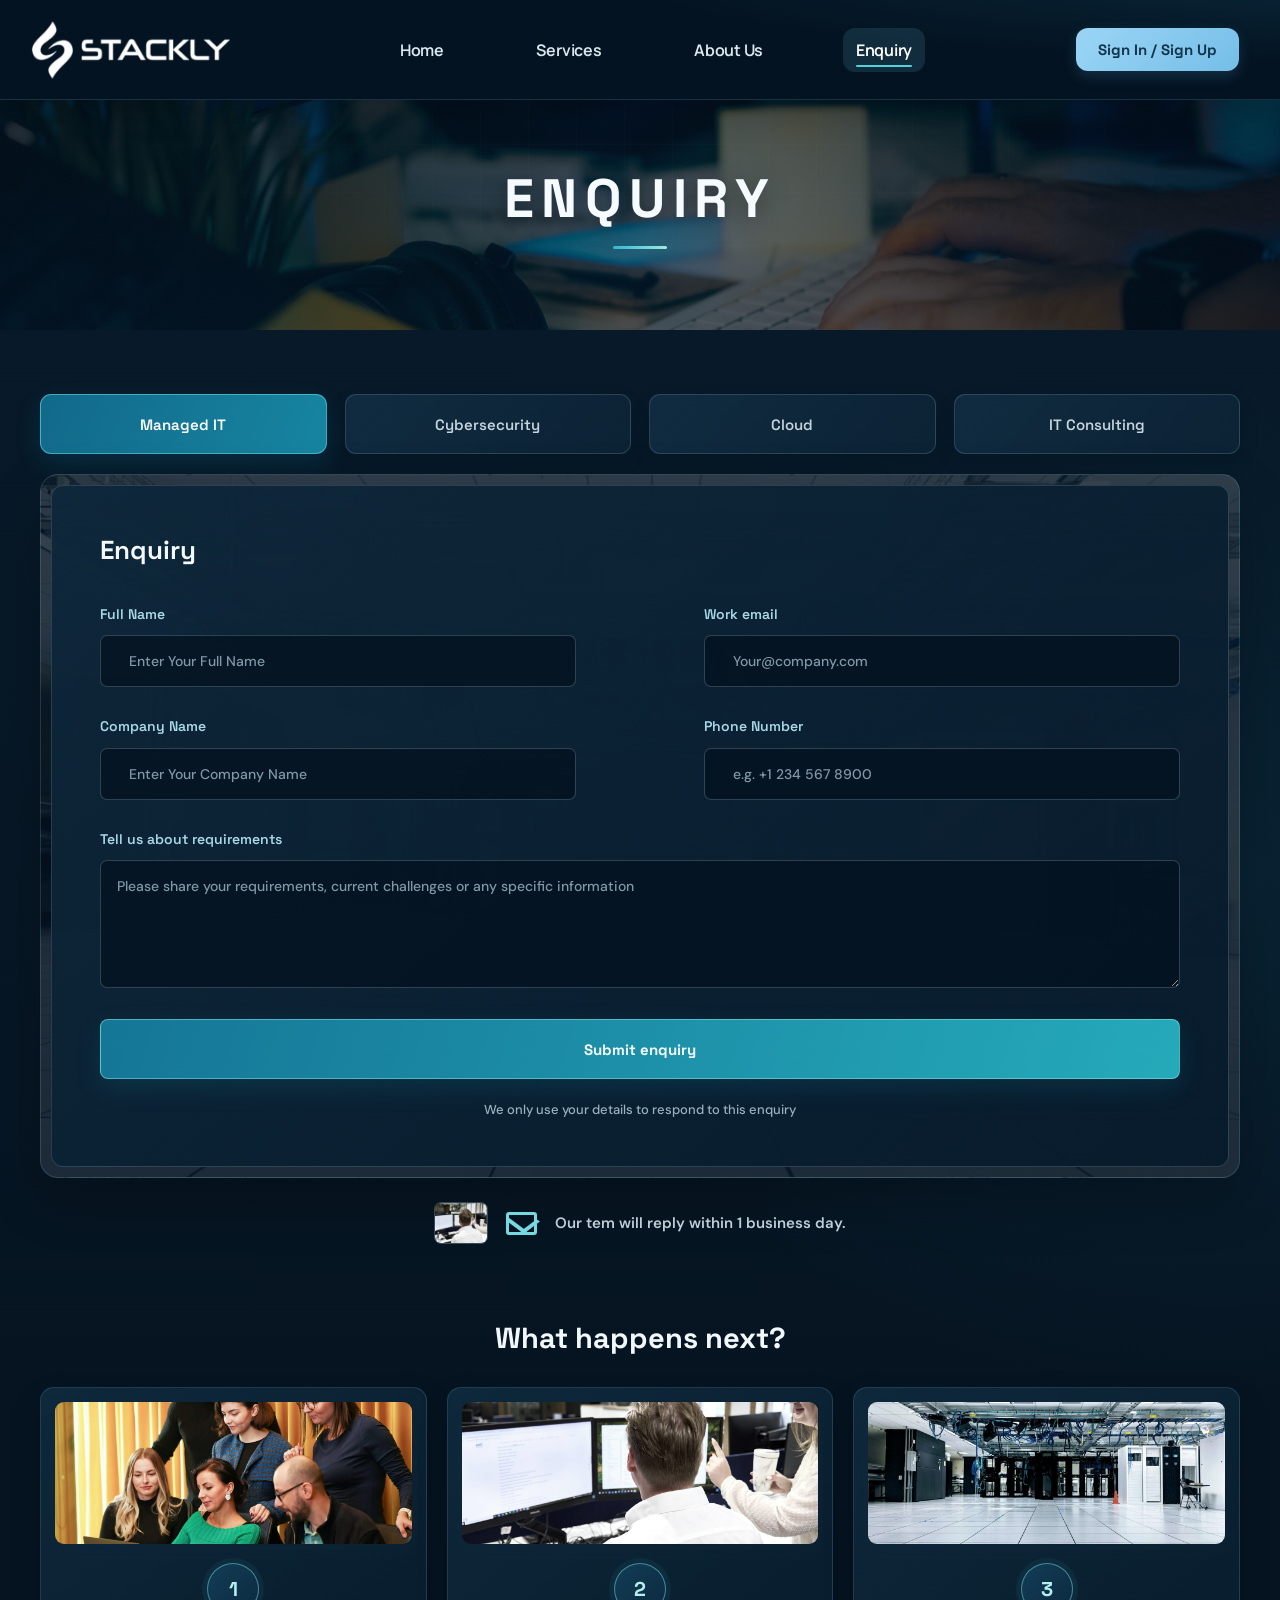
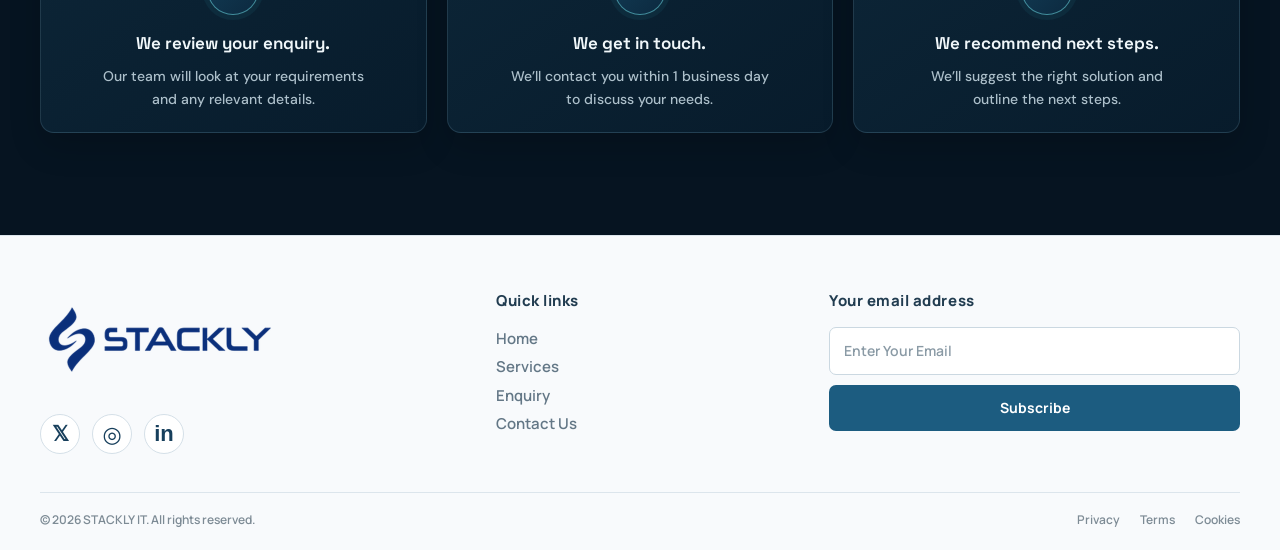
<file: frontend/enquiry.html>
<!doctype html>
<html lang="en">
<head>
  <meta charset="utf-8"><meta name="viewport" content="width=device-width, initial-scale=1">
  <title>Enquiry | STACKLY IT</title>
  <style>
    *{box-sizing:border-box}body{margin:0;background:#f1f1f1;color:#555;font-family:Arial,Helvetica,sans-serif}.wrap{width:min(1280px,calc(100% - 80px));margin:auto}
    header{height:100px;position:relative;display:flex;align-items:center}.logo{position:absolute;left:80px;top:10px;width:108px;height:78px;display:grid;place-items:center;color:#555;font-size:16px;text-decoration:none}.logo:before,.logo:after{content:"";position:absolute;inset:0;border:1px solid #777}.logo:before{background:linear-gradient(34deg,transparent 49.6%,#777 50%,transparent 50.4%)}.logo:after{background:linear-gradient(-34deg,transparent 49.6%,#777 50%,transparent 50.4%)}.logo span{position:relative;z-index:1}nav{position:absolute;left:50%;top:40px;transform:translateX(-20%);display:flex;gap:78px;white-space:nowrap}nav a{font-size:17px;font-weight:700;color:#777;text-decoration:none}nav a.active{color:#171717}
    .title{text-align:center;padding-top:102px}.title h1{display:inline-block;margin:0;border-bottom:1px solid #777;padding:0 4px 12px;font-size:36px;color:#444}
    .tabs{display:grid;grid-template-columns:repeat(4,1fr);gap:64px;margin:214px 57px 25px}.tabs button{height:76px;border:1px solid #ddd;background:#fff;color:#888;font-size:22px;font-weight:700}.tabs button.active{background:#929292;color:#fff;border-color:#929292}
    .form-frame{margin:0 0 0 42px;padding:12px;background:#cecece}.form-panel{background:white;border:1px solid #333;padding:32px 48px 40px}.form-panel h2{font-size:30px;margin:0 0 66px;color:#666}.fields{display:grid;grid-template-columns:1fr 1fr;column-gap:270px;row-gap:62px}.field label,.requirements label{display:block;color:#999;font-size:22px;font-weight:700;margin-bottom:28px}.field input,.requirements textarea{width:100%;height:60px;border:1px solid #333;background:#fff;padding:0 28px;font:700 18px Arial;color:#777}.field input::placeholder,.requirements textarea::placeholder{color:#c4c4c4}.requirements{margin-top:62px}.requirements label{margin-bottom:36px}.requirements textarea{height:135px;padding:24px;resize:vertical}.submit{width:100%;height:90px;border:0;background:#303030;color:#fff;font-size:21px;font-weight:700;margin-top:40px}.privacy{text-align:center;color:#999;font-size:21px;font-weight:700;margin:44px 0 0}
    .reply{display:flex;align-items:center;justify-content:center;gap:40px;margin:22px 0 72px;font-size:21px;font-weight:700;color:#888}.envelope{width:46px;height:32px;border:5px solid #050505;border-radius:3px;position:relative}.envelope:after{content:"";position:absolute;left:3px;top:-4px;width:27px;height:22px;border-right:4px solid #050505;border-bottom:4px solid #050505;transform:rotate(45deg) skew(-8deg,-8deg)}
    .next h2{text-align:center;color:#888;font-size:27px;margin:0 0 80px}.steps{display:grid;grid-template-columns:repeat(3,1fr);gap:36px;text-align:center;color:#888}.step .circle{width:78px;height:78px;border:2px solid #777;border-radius:50%;background:#fff;color:#111;font-size:34px;font-weight:700;display:grid;place-items:center;margin:0 auto 26px}.step h3{font-size:23px;margin:0 0 26px}.step p{font-size:19px;line-height:1.4;font-weight:700;margin:0 auto;max-width:380px}
    .next{margin-bottom:64px}footer{min-height:430px;padding-bottom:26px;color:#888}.footer-main{display:grid;grid-template-columns:1fr 1fr 1fr;align-items:start;gap:60px;padding-bottom:69px}.footer-logo{width:250px;height:200px;background:#ddd;position:relative;display:grid;place-items:center;font-size:23px;color:#555}.footer-logo:before,.footer-logo:after{content:"";position:absolute;inset:0;border:1px solid #777}.footer-logo:before{background:linear-gradient(38deg,transparent 49.7%,#777 50%,transparent 50.3%)}.footer-logo:after{background:linear-gradient(-38deg,transparent 49.7%,#777 50%,transparent 50.3%)}.footer-logo span{position:relative;z-index:1}.social{display:flex;gap:28px;margin-top:55px;align-items:center}.social b{font-size:48px;color:#000}.social .circleicon{width:48px;height:48px;background:#000;color:#fff;border-radius:50%;display:grid;place-items:center;font-size:28px}.links h2,.subscribe h2{font-size:25px;color:#888;margin:4px 0 10px}.links a{display:block;color:#888;font-size:26px;font-weight:600;line-height:1.55;text-decoration:none}.subscribe{padding-top:52px}.subscribe input{width:100%;height:66px;background:#f7f7f7;border:1px solid #555;padding:0 35px;text-align:center;font-weight:700;color:#777;font-size:18px;margin:18px 0 35px}.subscribe button{width:100%;height:66px;border:0;background:#b17f82;color:#714d4f;font-size:19px;font-weight:700}.legal{display:flex;justify-content:space-between;color:#888;font-weight:600;font-size:17px}.legal-links{display:flex;gap:18px}
    @media(max-width:800px){.wrap{width:calc(100% - 40px)}header{height:84px}.logo{left:0;top:10px;width:70px;height:52px}nav{left:auto;right:0;top:30px;transform:none;gap:20px}nav a{font-size:13px}.title{padding-top:60px}.title h1{font-size:28px}.tabs{margin:80px 0 18px;gap:10px}.tabs button{height:56px;font-size:14px}.form-frame{margin:0;padding:8px}.form-panel{padding:24px}.form-panel h2{margin-bottom:35px}.fields{column-gap:25px;row-gap:30px}.field label,.requirements label{font-size:16px;margin-bottom:12px}.field input{height:48px;padding:0 12px;font-size:14px}.requirements{margin-top:32px}.requirements textarea{height:110px;padding:15px}.submit{height:60px;margin-top:25px}.privacy{font-size:15px;margin-top:25px}.reply{font-size:16px;gap:20px;margin:22px 0 55px}.next h2{font-size:23px;margin-bottom:45px}.steps{gap:15px}.step .circle{width:60px;height:60px;margin-bottom:18px}.step h3{font-size:17px;margin-bottom:15px}.step p{font-size:14px}.footer-main{grid-template-columns:1fr 1fr;gap:35px;padding-bottom:40px}.footer-logo{width:170px;height:140px}.subscribe{grid-column:1/3;padding-top:0}.legal{font-size:12px;gap:15px;flex-wrap:wrap}}
    @media(max-width:480px){nav{gap:10px}nav a{font-size:11px}.logo{width:60px;height:45px}.title{padding-top:45px}.tabs{grid-template-columns:1fr 1fr;margin-top:55px}.tabs button{height:48px;font-size:13px}.form-panel{padding:18px}.form-panel h2{font-size:23px;margin-bottom:28px}.fields{grid-template-columns:1fr;gap:22px}.field label{margin-bottom:8px}.requirements{margin-top:25px}.requirements label{margin-bottom:12px}.requirements textarea{height:100px}.privacy{font-size:13px}.reply{gap:15px;text-align:center;font-size:13px}.envelope{width:36px;height:25px}.next h2{margin-bottom:30px}.steps{grid-template-columns:1fr;gap:36px}.step h3{margin-bottom:10px}.next{margin-bottom:55px}.footer-main{gap:25px 16px}.footer-logo{width:130px;height:110px}.social{gap:12px}.social b{font-size:34px}.social .circleicon{width:36px;height:36px;font-size:20px}.links a{font-size:20px}.links h2,.subscribe h2{font-size:18px}.legal-links{gap:10px}}
  
    .logo{width:220px!important;height:88px!important;display:block!important;overflow:visible!important;margin-left:0!important}
    .logo:before,.logo:after{display:none!important}
    .logo img{display:block;width:100%;height:100%;object-fit:contain}
    .footer-logo{width:250px!important;height:100px!important;background:transparent!important;display:block!important;position:relative}
    .footer-logo:before,.footer-logo:after{display:none!important}
    .footer-logo img{display:block;width:100%;height:100%;object-fit:contain}
    @media(max-width:800px){.logo{width:160px!important;height:64px!important;margin-left:0!important}.footer-logo{width:170px!important;height:68px!important}}
    @media(max-width:480px){.logo{width:135px!important;height:54px!important}.footer-logo{width:130px!important;height:52px!important}}
  
    header.wrap{position:fixed;top:0;left:50%;transform:translateX(-50%);z-index:1000;background:#f1f1f1;width:min(1280px,calc(100% - 80px))}
    body{padding-top:100px}
    .wrap:not(.home-header) nav{left:50%;transform:translateX(-50%)}
    @media(max-width:800px){header.wrap{width:calc(100% - 40px)}body{padding-top:84px}.wrap:not(.home-header) nav{left:auto;right:0;transform:none}}
    @media(max-width:800px){body{padding-top:82px}}
    @media(max-width:480px){body{padding-top:115px}}
  
    .home-header{display:grid;grid-template-columns:1fr auto 1fr;column-gap:24px;align-items:center;justify-content:initial;height:100px}
    .home-header .logo{position:relative;left:0;top:0;grid-column:1;justify-self:start;margin-left:0!important}
    .home-header nav{position:relative;left:auto;top:auto;transform:none;grid-column:2;justify-self:center;margin:0;gap:76px}
    .home-header .signup{grid-column:3;justify-self:end;background:#1600ff;color:#000;border:0;border-radius:8px;padding:12px 19px;font-size:14px;font-weight:700}
    @media(max-width:800px){.home-header{height:84px}.home-header .logo{width:160px!important;height:64px!important}.home-header nav{gap:24px}.home-header .signup{padding:9px;font-size:11px}}
    @media(max-width:480px){body{padding-top:115px}.home-header{display:flex;flex-wrap:wrap;justify-content:space-between;gap:15px;height:auto;padding:15px 0}.home-header .logo{order:0;width:135px!important;height:54px!important}.home-header nav{order:2;width:100%;justify-content:space-between}.home-header .signup{order:1}}
  </style>
  <link rel="stylesheet" href="header.css">
  <link rel="stylesheet" href="enquiry.css">
  <link rel="stylesheet" href="responsive.css">
  <link rel="stylesheet" href="auth-modal.css">
</head>
<body class="enquiry-page">
  <header class="wrap home-header"><a class="logo" href="index.html"><img src="image.png" alt="STACKLY"></a><nav aria-label="Main navigation"><a href="index.html">Home</a><a href="services.html">Services</a><a href="about.html">About Us</a><a class="active" href="enquiry.html">Enquiry</a></nav><button class="signup" type="button">Sign Up</button></header>
  <main class="wrap"><div class="title"><h1>ENQUIRY</h1></div>
    <div class="tabs" role="tablist" aria-label="Enquiry type"><button class="active" type="button" role="tab" aria-selected="true">Managed IT</button><button type="button" role="tab" aria-selected="false">Cybersecurity</button><button type="button" role="tab" aria-selected="false">Cloud</button><button type="button" role="tab" aria-selected="false">IT Consulting</button></div>
    <section class="form-frame"><form class="form-panel" onsubmit="submitEnquiry(event)"><h2>Enquiry</h2><div class="fields"><div class="field"><label for="name">Full Name</label><input id="name" autocomplete="name" placeholder="Enter Your Full Name" required></div><div class="field"><label for="email">Work email</label><input id="email" type="email" autocomplete="email" placeholder="Your@company.com" required></div><div class="field"><label for="company">Company Name</label><input id="company" autocomplete="organization" placeholder="Enter Your Company Name" required></div><div class="field"><label for="phone">Phone Number</label><input id="phone" type="tel" autocomplete="tel" placeholder="e.g. +1 234 567 8900" required></div></div><div class="requirements"><label for="requirements">Tell us about requirements</label><textarea id="requirements" placeholder="Please share your requirements, current challenges or any specific information" required></textarea></div><button class="submit" type="submit">Submit enquiry</button><p class="privacy">We only use your details to respond to this enquiry</p></form></section>
    <div class="reply"><img class="reply-photo" src="office-technology.jpg" alt="Our support team at work"><span class="envelope" aria-hidden="true"></span><span>Our tem will reply within 1 business day.</span></div>
    <section class="next"><h2>What happens next?</h2><div class="steps"><article class="step"><img class="step-photo" src="team-collaboration.jpg" alt="Team reviewing a request"><div class="circle">1</div><h3>We review your enquiry.</h3><p>Our team will look at your requirements<br>and any relevant details.</p></article><article class="step"><img class="step-photo" src="office-technology.jpg" alt="Support team getting in touch"><div class="circle">2</div><h3>We get in touch.</h3><p>We’ll contact you within 1 business day<br>to discuss your needs.</p></article><article class="step"><img class="step-photo" src="server-room.jpg" alt="Technology infrastructure"><div class="circle">3</div><h3>We recommend next steps.</h3><p>We’ll suggest the right solution and<br>outline the next steps.</p></article></div></section>
  </main>
  <footer class="wrap"><div class="footer-main"><div><div class="footer-logo"><img src="image.png" alt="STACKLY"></div><div class="social"><b>𝕏</b><div class="circleicon">◎</div><div class="circleicon" style="font-weight:bold;font-family:Arial">in</div></div></div><div class="links"><h2>Quick links</h2><a href="index.html">Home</a><a href="services.html">Services</a><a href="enquiry.html">Enquiry</a><a href="enquiry.html">Contact Us</a></div><form class="subscribe" onsubmit="event.preventDefault()"><h2>Your email address</h2><input type="email" placeholder="Enter Your Email" aria-label="Your email address"><button type="submit">Subscribe</button></form></div><div class="legal"><span>© 2026 STACKLY IT. All rights reserved.</span><div class="legal-links"><span>Privacy</span><span>Terms</span><span>Cookies</span></div></div></footer>
  <script>
    document.querySelectorAll('.tabs button').forEach(button=>button.addEventListener('click',()=>{document.querySelectorAll('.tabs button').forEach(tab=>{tab.classList.remove('active');tab.setAttribute('aria-selected','false')});button.classList.add('active');button.setAttribute('aria-selected','true')}));
    async function submitEnquiry(event){
      event.preventDefault();
      const name = document.getElementById('name').value.trim();
      const email = document.getElementById('email').value.trim();
      const company = document.getElementById('company').value.trim();
      const phone = document.getElementById('phone').value.trim();
      const requirements = document.getElementById('requirements').value.trim();
      const activeTab = document.querySelector('.tabs button.active');
      const subject = activeTab ? activeTab.textContent.trim() : 'General Enquiry';
      const submitBtn = event.target.querySelector('button[type="submit"]');

      if (submitBtn) {
        submitBtn.disabled = true;
        submitBtn.textContent = 'Submitting enquiry...';
      }

      try {
        const response = await fetch('http://127.0.0.1:8000/api/enquiries', {
          method: 'POST',
          headers: { 'Content-Type': 'application/json' },
          body: JSON.stringify({
            name,
            email,
            company,
            phone,
            subject,
            requirements
          })
        });

        if (response.ok) {
          const data = await response.json();
          sessionStorage.setItem('stacklyEnquiryNumber', data.reference_number || `NX-${new Date().getFullYear()}-${String(data.enquiry_id).padStart(4, '0')}`);
          window.location.href = 'confirmation.html';
        } else {
          const errorData = await response.json();
          alert('Submission error: ' + (errorData.detail ? (typeof errorData.detail === 'string' ? errorData.detail : JSON.stringify(errorData.detail)) : 'Please verify form fields.'));
          if (submitBtn) {
            submitBtn.disabled = false;
            submitBtn.textContent = 'Submit enquiry';
          }
        }
      } catch (err) {
        const emailBody = [
          `Name: ${name}`,
          `Email: ${email}`,
          `Company: ${company}`,
          `Phone: ${phone}`,
          `Service: ${subject}`,
          '',
          'Requirements:',
          requirements
        ].join('\n');
        alert('The online enquiry service is unavailable. Your email app will open with the enquiry details. Review and send the email to complete your request.');
        window.location.href = `mailto:hello@stacklyit.com?subject=${encodeURIComponent(`Website enquiry: ${subject}`)}&body=${encodeURIComponent(emailBody)}`;
        if (submitBtn) {
          submitBtn.disabled = false;
          submitBtn.textContent = 'Submit enquiry';
        }
      }
    }
  </script>
  <script src="api-config.js"></script>
  <script src="auth-modal.js"></script>
</body></html>
</file>
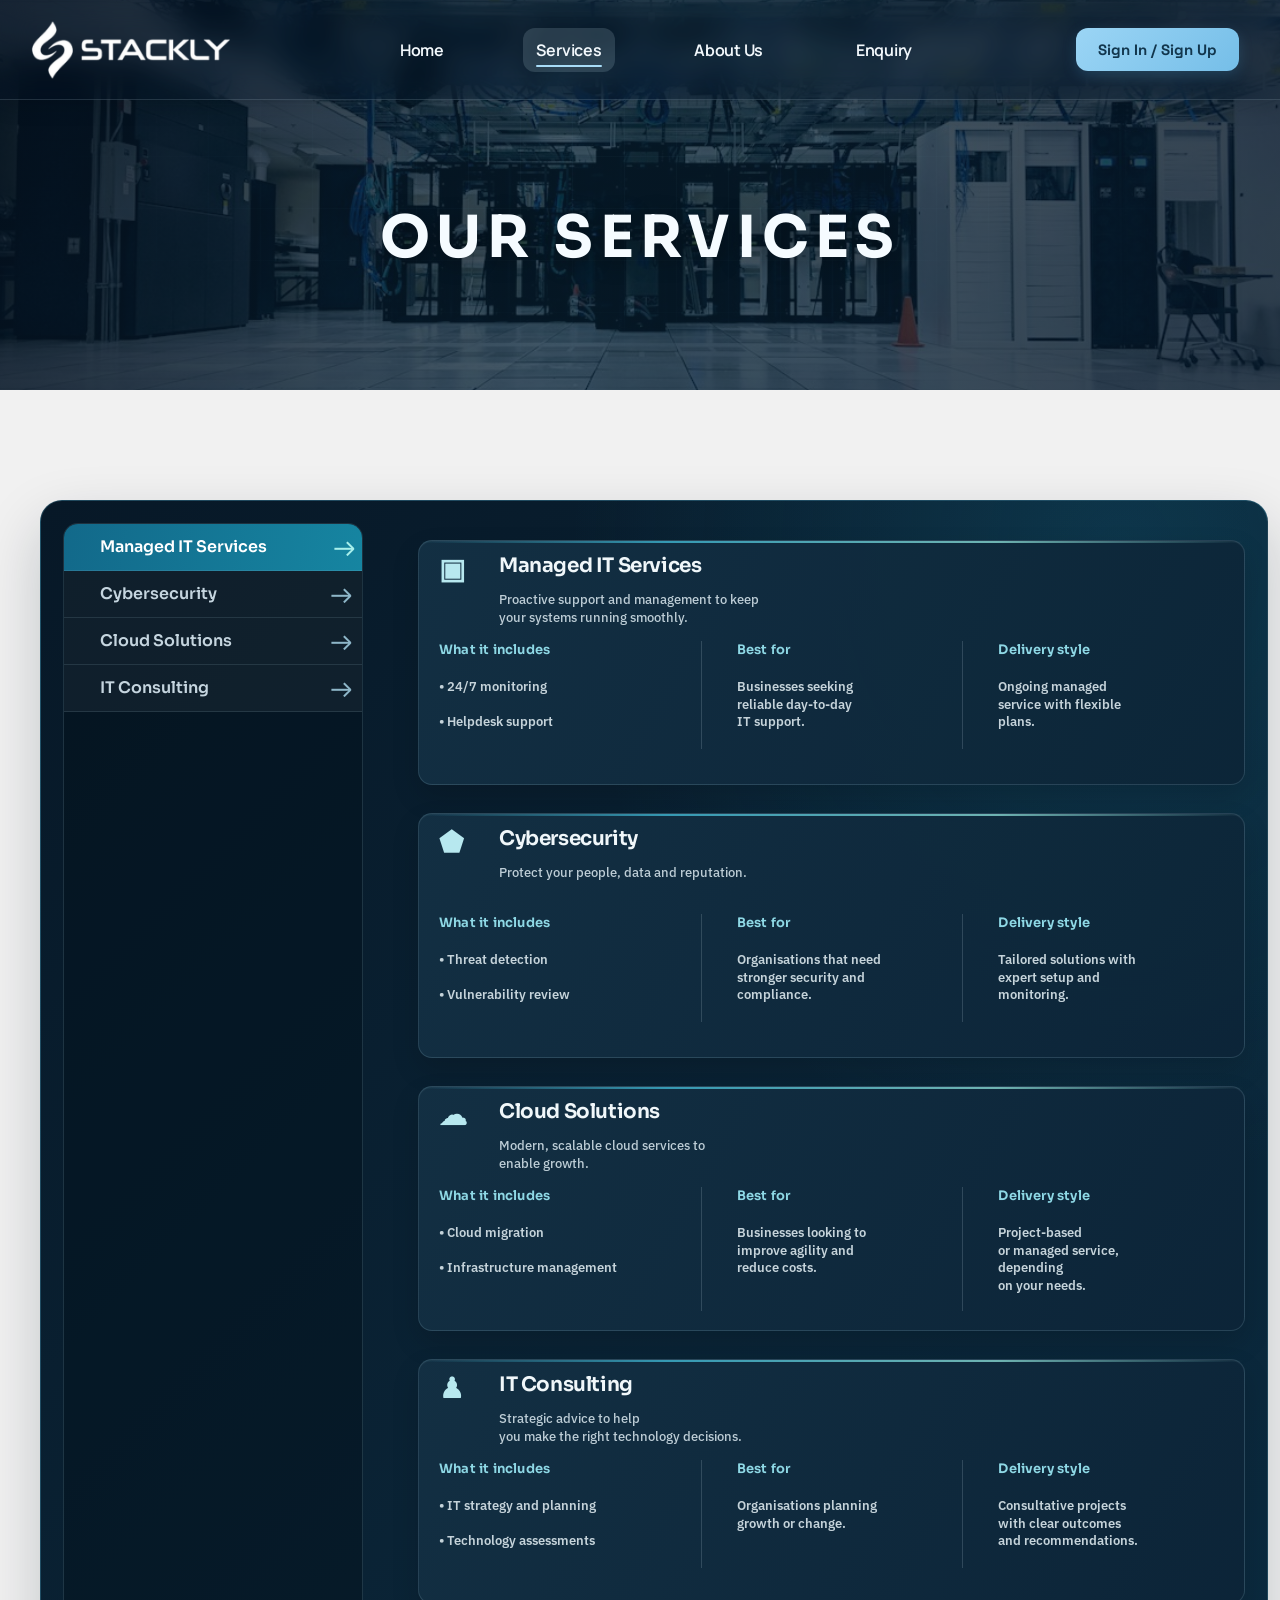
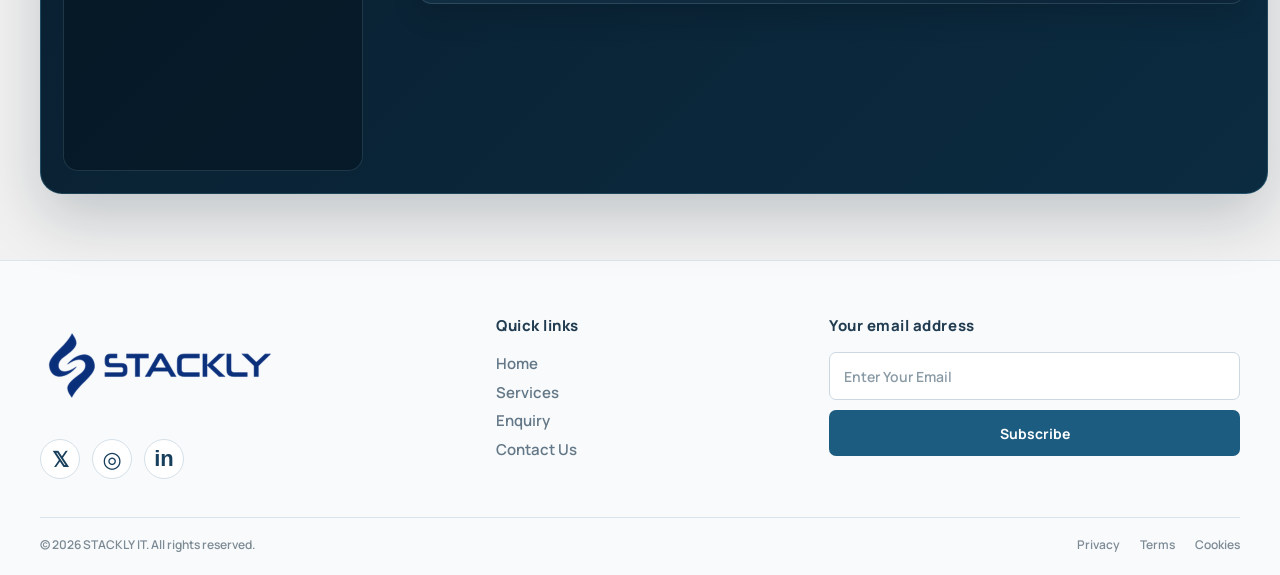
<file: frontend/services.html>
<!doctype html>
<html lang="en">
<head>
  <meta charset="utf-8"><meta name="viewport" content="width=device-width, initial-scale=1">
  <title>Our Services | STACKLY IT</title>
  <style>
    *{box-sizing:border-box}html{scroll-behavior:smooth}body{margin:0;background:#f1f1f1;color:#151515;font-family:Arial,Helvetica,sans-serif}
    .wrap{width:min(1280px,calc(100% - 80px));margin:0 auto}
    header{height:100px;display:flex;align-items:center;position:relative}
    .logo{position:absolute;left:80px;top:10px;width:108px;height:78px;display:grid;place-items:center;color:#555;font-size:16px}
    .logo:before,.logo:after{content:"";position:absolute;inset:0;border:1px solid #777}.logo:before{background:linear-gradient(34deg,transparent 49.6%,#777 50%,transparent 50.4%)}.logo:after{background:linear-gradient(-34deg,transparent 49.6%,#777 50%,transparent 50.4%)}.logo span{position:relative;z-index:1}
    nav{position:absolute;left:50%;top:40px;transform:translateX(-20%);display:flex;gap:78px;white-space:nowrap}nav a{font-size:17px;font-weight:700;color:#777;text-decoration:none}nav a.active{color:#171717}
    .title{padding-top:84px;text-align:center}.title h1{font-size:25px;margin:0 auto;border-bottom:1px solid #777;padding:0 0 10px;width:max-content}
    .services-layout{display:grid;grid-template-columns:300px 1fr;gap:55px;margin:180px 0 66px;min-height:1248px;width:calc(100% + 28px)}
    .side{background:#fff;border:1px solid #d1d1d1;min-height:1248px}.side a{height:47px;display:flex;align-items:center;justify-content:space-between;padding:0 10px 0 36px;border-bottom:1px solid #c7c7c7;color:#999;font-weight:700;font-size:22px;text-decoration:none;white-space:nowrap}.side a.current{height:47px;color:#ddd;background:#777}.side .arrow{font-size:28px;font-weight:400;color:#888}.side .current .arrow{color:#c9747b}
    .cards{display:flex;flex-direction:column;gap:66px;padding-top:17px}.card{height:245px;border:1px solid #d1d1d1;background:#fff;padding:12px 20px 13px;position:relative;color:#999}
    .card-head{height:88px;display:flex;align-items:flex-start;gap:26px}.icon{width:40px;height:40px;color:#050505;flex:none;margin-top:19px;position:relative}.card-head h2{font-size:22px;color:#858585;margin:0 0 20px}.card-head p{font-size:13px;line-height:1.35;margin:0;color:#999;font-weight:500}
    .monitor{border:4px solid #050505;border-radius:3px;width:35px;height:24px;margin:22px 0 0 3px}.monitor:after{content:"";position:absolute;width:19px;height:4px;background:#050505;left:8px;top:27px;box-shadow:0 5px 0 -1px #050505}
    .shield{width:0;height:0;border-left:19px solid transparent;border-right:19px solid transparent;border-bottom:29px solid #050505;margin-top:11px}.shield:after{content:"";position:absolute;width:17px;height:17px;background:#050505;border:2px solid #fff;border-radius:50%;top:22px;left:21px}
    .cloud{font-size:39px;line-height:40px;margin-top:8px}.people{font-size:34px;line-height:40px;margin-top:8px}
    .details{display:grid;grid-template-columns:1fr 1fr 1fr;height:108px;align-items:stretch}.detail{padding:0 34px 0 0;font-size:13px;line-height:1.35;font-weight:600;color:#999}.detail+.detail{border-left:1px solid #d5d5d5;padding-left:35px}.detail h3{font-size:14px;margin:0 0 20px;color:#999}.detail p{margin:0 0 17px}
    footer{min-height:430px;padding:0 0 24px}.footer-main{display:grid;grid-template-columns:1fr 1fr 1fr;align-items:start;gap:60px;padding:0 0 69px}
    .footer-logo{width:250px;height:200px;background:#ddd;position:relative;display:grid;place-items:center;font-size:23px;color:#555;margin-left:0}.footer-logo:before,.footer-logo:after{content:"";position:absolute;inset:0;border:1px solid #777}.footer-logo:before{background:linear-gradient(38deg,transparent 49.7%,#777 50%,transparent 50.3%)}.footer-logo:after{background:linear-gradient(-38deg,transparent 49.7%,#777 50%,transparent 50.3%)}.footer-logo span{position:relative;z-index:1}
    .social{display:flex;gap:28px;margin-top:55px;align-items:center}.social b{font-size:48px;color:#000}.social .circleicon{width:48px;height:48px;background:#000;color:#fff;border-radius:50%;display:grid;place-items:center;font-size:28px}.links h2,.subscribe h2{font-size:25px;color:#888;margin:4px 0 10px}.links a{display:block;color:#888;font-size:26px;font-weight:600;line-height:1.55;text-decoration:none}.subscribe{padding-top:52px}.subscribe input{width:100%;height:66px;background:#f7f7f7;border:1px solid #555;padding:0 35px;text-align:center;font-weight:700;color:#777;font-size:18px;margin:18px 0 35px}.subscribe button{width:100%;height:66px;border:0;background:#b17f82;color:#714d4f;font-size:19px;font-weight:700}.legal{display:flex;justify-content:space-between;color:#888;font-weight:600;font-size:17px}.legal-links{display:flex;gap:18px}
    @media(min-width:1441px){.wrap{width:1280px}}
    @media(max-width:800px){.wrap{width:calc(100% - 40px)}header{height:84px}.logo{left:0;top:10px;width:70px;height:52px}nav{left:auto;right:0;top:30px;transform:none;gap:20px}nav a{font-size:13px}.title{padding-top:60px}.services-layout{grid-template-columns:1fr;gap:24px;margin:70px 0 60px;min-height:0}.side{min-height:0;display:flex;overflow:auto}.side a,.side a.current{height:50px;padding:0 14px;font-size:14px;gap:18px}.cards{padding:0;gap:20px}.card{height:auto;min-height:240px;padding:14px}.details{grid-template-columns:1fr 1fr 1fr}.detail{padding-right:8px}.detail+.detail{padding-left:12px}.detail h3{margin-bottom:12px}.footer-main{grid-template-columns:1fr 1fr;gap:35px;padding-bottom:40px}.footer-logo{width:170px;height:140px}.subscribe{grid-column:1/3;padding-top:0}.legal{font-size:12px;gap:15px;flex-wrap:wrap}}
    @media(max-width:480px){nav{gap:10px}nav a{font-size:11px}.logo{width:60px;height:45px}.title h1{font-size:21px}.services-layout{margin-top:55px}.side a,.side a.current{font-size:12px;padding:0 10px}.card-head{gap:14px;height:100px}.card-head h2{font-size:18px}.details{height:auto;grid-template-columns:1fr;gap:14px}.detail,.detail+.detail{border:0;border-top:1px solid #ddd;padding:10px 0 0}.detail h3{margin-bottom:6px}.card{padding:13px 16px}.footer-main{gap:25px 16px}.footer-logo{width:130px;height:110px}.social{gap:12px}.social b{font-size:34px}.social .circleicon{width:36px;height:36px;font-size:20px}.links a{font-size:20px}.links h2,.subscribe h2{font-size:18px}.legal-links{gap:10px}}
  
    .logo{width:220px!important;height:88px!important;display:block!important;overflow:visible!important;margin-left:0!important}
    .logo:before,.logo:after{display:none!important}
    .logo img{display:block;width:100%;height:100%;object-fit:contain}
    .footer-logo{width:250px!important;height:100px!important;background:transparent!important;display:block!important;position:relative}
    .footer-logo:before,.footer-logo:after{display:none!important}
    .footer-logo img{display:block;width:100%;height:100%;object-fit:contain}
    @media(max-width:800px){.logo{width:160px!important;height:64px!important;margin-left:0!important}.footer-logo{width:170px!important;height:68px!important}}
    @media(max-width:480px){.logo{width:135px!important;height:54px!important}.footer-logo{width:130px!important;height:52px!important}}
  
    header.wrap{position:fixed;top:0;left:50%;transform:translateX(-50%);z-index:1000;background:#f1f1f1;width:min(1280px,calc(100% - 80px))}
    body{padding-top:100px}
    .wrap:not(.home-header) nav{left:50%;transform:translateX(-50%)}
    @media(max-width:800px){header.wrap{width:calc(100% - 40px)}body{padding-top:84px}.wrap:not(.home-header) nav{left:auto;right:0;transform:none}}
    @media(max-width:800px){body{padding-top:82px}}
    @media(max-width:480px){body{padding-top:115px}}
  
    .home-header{display:grid;grid-template-columns:1fr auto 1fr;column-gap:24px;align-items:center;justify-content:initial;height:100px}
    .home-header .logo{position:relative;left:0;top:0;grid-column:1;justify-self:start;margin-left:0!important}
    .home-header nav{position:relative;left:auto;top:auto;transform:none;grid-column:2;justify-self:center;margin:0;gap:76px}
    .home-header .signup{grid-column:3;justify-self:end;background:#1600ff;color:#000;border:0;border-radius:8px;padding:12px 19px;font-size:14px;font-weight:700}
    @media(max-width:800px){.home-header{height:84px}.home-header .logo{width:160px!important;height:64px!important}.home-header nav{gap:24px}.home-header .signup{padding:9px;font-size:11px}}
    @media(max-width:480px){body{padding-top:115px}.home-header{display:flex;flex-wrap:wrap;justify-content:space-between;gap:15px;height:auto;padding:15px 0}.home-header .logo{order:0;width:135px!important;height:54px!important}.home-header nav{order:2;width:100%;justify-content:space-between}.home-header .signup{order:1}}
  </style>
  <link rel="stylesheet" href="header.css">
  <link rel="stylesheet" href="services.css">
  <link rel="stylesheet" href="responsive.css">
  <link rel="stylesheet" href="auth-modal.css">
</head>
<body class="services-page">
  <header class="wrap home-header"><a class="logo" href="index.html"><img src="image.png" alt="STACKLY"></a><nav aria-label="Main navigation"><a href="index.html">Home</a><a class="active" href="services.html">Services</a><a href="about.html">About Us</a><a href="enquiry.html">Enquiry</a></nav><button class="signup" type="button">Sign Up</button></header>
  <main class="wrap"><div class="title"><h1>OUR SERVICES</h1></div>
    <div class="services-layout"><aside class="side" aria-label="Service categories"><a href="#managed" class="current">Managed IT Services <span class="arrow">→</span></a><a href="#cybersecurity">Cybersecurity <span class="arrow">→</span></a><a href="#cloud">Cloud Solutions <span class="arrow">→</span></a><a href="#consulting">IT Consulting <span class="arrow">→</span></a></aside>
      <div class="cards">
        <article class="card" id="managed"><div class="card-head"><img class="service-photo" src="repair-team.jpg" alt="Technicians providing managed IT support"><div><h2>Managed IT Services</h2><p>Proactive support and management to keep<br>your systems running smoothly.</p></div></div><div class="details"><div class="detail"><h3>What it includes</h3><p>• 24/7 monitoring</p><p>• Helpdesk support</p></div><div class="detail"><h3>Best for</h3><p>Businesses seeking<br>reliable day-to-day<br>IT support.</p></div><div class="detail"><h3>Delivery style</h3><p>Ongoing managed<br>service with flexible<br>plans.</p></div></div></article>
        <article class="card" id="cybersecurity"><div class="card-head"><img class="service-photo" src="server-room.jpg" alt="Servers protected in a data center"><div><h2>Cybersecurity</h2><p>Protect your people, data and reputation.</p></div></div><div class="details"><div class="detail"><h3>What it includes</h3><p>• Threat detection</p><p>• Vulnerability review</p></div><div class="detail"><h3>Best for</h3><p>Organisations that need<br>stronger security and<br>compliance.</p></div><div class="detail"><h3>Delivery style</h3><p>Tailored solutions with<br>expert setup and<br>monitoring.</p></div></div></article>
        <article class="card" id="cloud"><div class="card-head"><img class="service-photo" src="office-technology.jpg" alt="Colleagues using connected workplace technology"><div><h2>Cloud Solutions</h2><p>Modern, scalable cloud services to<br>enable growth.</p></div></div><div class="details"><div class="detail"><h3>What it includes</h3><p>• Cloud migration</p><p>• Infrastructure management</p></div><div class="detail"><h3>Best for</h3><p>Businesses looking to<br>improve agility and<br>reduce costs.</p></div><div class="detail"><h3>Delivery style</h3><p>Project-based<br>or managed service,<br>depending<br>on your needs.</p></div></div></article>
        <article class="card" id="consulting"><div class="card-head"><img class="service-photo" src="team-collaboration.jpg" alt="Business team discussing technology plans"><div><h2>IT Consulting</h2><p>Strategic advice to help<br>you make the right technology decisions.</p></div></div><div class="details"><div class="detail"><h3>What it includes</h3><p>• IT strategy and planning</p><p>• Technology assessments</p></div><div class="detail"><h3>Best for</h3><p>Organisations planning<br>growth or change.</p></div><div class="detail"><h3>Delivery style</h3><p>Consultative projects<br>with clear outcomes<br>and recommendations.</p></div></div></article>
      </div>
    </div>
  </main>
  <footer class="wrap"><div class="footer-main"><div><div class="footer-logo"><img src="image.png" alt="STACKLY"></div><div class="social"><b>𝕏</b><div class="circleicon">◎</div><div class="circleicon" style="font-weight:bold;font-family:Arial">in</div></div></div><div class="links"><h2>Quick links</h2><a href="index.html">Home</a><a href="services.html">Services</a><a href="index.html#contact">Enquiry</a><a href="index.html#contact">Contact Us</a></div><form class="subscribe" onsubmit="event.preventDefault()"><h2>Your email address</h2><input type="email" placeholder="Enter Your Email" aria-label="Your email address"><button type="submit">Subscribe</button></form></div><div class="legal"><span>© 2026 STACKLY IT. All rights reserved.</span><div class="legal-links"><span>Privacy</span><span>Terms</span><span>Cookies</span></div></div></footer>
  <script>
    (() => {
      const header = document.querySelector('.home-header');
      const updateHeader = () => header.classList.toggle('scrolled', window.scrollY > 40);
      updateHeader();
      window.addEventListener('scroll', updateHeader, { passive: true });

      const links = [...document.querySelectorAll('.services-page .side a[href^="#"]')];
      const cards = [...document.querySelectorAll('.services-page .cards .card')];
      const selectService = id => {
        if (!cards.some(card => card.id === id)) return false;
        links.forEach(link => {
          const active = link.hash === `#${id}`;
          link.classList.toggle('current', active);
          if (active) link.setAttribute('aria-current', 'true');
          else link.removeAttribute('aria-current');
        });
        return true;
      };

      links.forEach(link => link.addEventListener('click', event => {
        selectService(link.hash.slice(1));
      }));
      if (!selectService(location.hash.slice(1))) selectService('managed');
      window.addEventListener('hashchange', () => selectService(location.hash.slice(1)));
    })();
  </script>
  <script src="api-config.js"></script>
  <script src="auth-modal.js"></script>
</body></html>
</file>
<file: frontend/header.css>
@import url('https://fonts.googleapis.com/css2?family=Manrope:wght@500;600;700;800&family=Space+Grotesk:wght@500;600;700&display=swap');

/* Shared fixed header styling for every page. */
header.home-header {
  position: fixed;
  top: 0;
  left: 0;
  right: 0;
  width: auto;
  max-width: none;
  margin: 0;
  padding-inline: clamp(20px, 3.2vw, 48px);
  transform: none;
  isolation: isolate;
  overflow: visible;
  background: rgba(255, 255, 255, 0.84);
  border-bottom: 1px solid rgba(125, 177, 207, 0.22);
  border-radius: 0;
  box-shadow: 0 8px 28px rgba(47, 82, 105, 0.09);
  backdrop-filter: blur(14px);
  -webkit-backdrop-filter: blur(14px);
  font-family: "Manrope", "Segoe UI", system-ui, sans-serif;
  animation: headerEnter 500ms cubic-bezier(.2,.8,.2,1) both;
}

header.home-header::before {
  content: "";
  position: absolute;
  inset: 0;
  z-index: -1;
  pointer-events: none;
  border-radius: inherit;
  background-image:
    radial-gradient(ellipse at 8% 5%, rgba(184, 221, 243, 0.44), transparent 38%),
    radial-gradient(ellipse at 88% 0%, rgba(216, 239, 250, 0.58), transparent 34%),
    linear-gradient(105deg, rgba(255,255,255,.64), rgba(244,250,254,.54), rgba(255,255,255,.72));
  background-size: 150% 150%;
  background-position: 0% 50%;
  animation: headerGlow 18s ease-in-out infinite alternate;
}

header.home-header .logo {
  left: -20px;
  transition: transform 180ms ease;
}

header.home-header .logo:hover { transform: scale(1.025); }

header.home-header nav {
  transform: translateX(16px);
  gap: clamp(24px, 5.2vw, 76px);
}

header.home-header nav a {
  position: relative;
  padding: 11px 13px;
  border-radius: 12px;
  color: #63717b;
  font-family: "Manrope", "Segoe UI", system-ui, sans-serif;
  font-size: 16px;
  font-weight: 650;
  letter-spacing: -0.015em;
  transition: color 180ms ease, background-color 180ms ease, transform 180ms ease;
}

header.home-header nav a::after {
  content: "";
  position: absolute;
  height: 2px;
  left: 13px;
  right: 13px;
  bottom: 5px;
  border-radius: 2px;
  background: #58a9d6;
  transform: scaleX(0);
  transform-origin: left center;
  transition: transform 220ms cubic-bezier(.2,.8,.2,1);
}

header.home-header nav a:hover::after,
header.home-header nav a.active::after { transform: scaleX(1); }

header.home-header nav a:hover {
  color: #183b52;
  background: rgba(184, 221, 243, 0.25);
  transform: translateY(-1px);
}

header.home-header nav a.active {
  color: #183b52;
  background: rgba(184, 221, 243, 0.36);
}

header.home-header nav a:focus-visible,
header.home-header .signup:focus-visible,
header.home-header .logo:focus-visible {
  outline: 2px solid #77bce3;
  outline-offset: 3px;
}

header.home-header .signup {
  position: relative;
  overflow: hidden;
  border-radius: 12px;
  padding: 12px 22px;
  background: linear-gradient(135deg, #9bd5f5, #75bee8);
  color: #12364d;
  font: 700 15px "Space Grotesk", "Segoe UI", system-ui, sans-serif;
  box-shadow: 0 5px 14px rgba(79, 157, 202, 0.22);
  cursor: pointer;
  transition: transform 180ms ease, box-shadow 180ms ease, filter 180ms ease;
}

header.home-header .signup::before {
  content: "";
  position: absolute;
  inset: -35% auto -35% -45%;
  width: 38%;
  transform: skewX(-22deg);
  background: linear-gradient(90deg, transparent, rgba(255,255,255,.7), transparent);
  animation: buttonShimmer 5.5s ease-in-out infinite;
  pointer-events: none;
}

header.home-header .signup:hover {
  transform: translateY(-2px);
  box-shadow: 0 8px 18px rgba(79, 157, 202, 0.30);
  filter: saturate(1.08);
}

@keyframes headerGlow {
  from { background-position: 0% 50%; }
  to { background-position: 100% 50%; }
}

@keyframes headerEnter {
  from { opacity: 0; filter: blur(5px); }
  to { opacity: 1; filter: blur(0); }
}

@keyframes buttonShimmer {
  0%, 58% { left: -45%; }
  82%, 100% { left: 125%; }
}

@media (max-width: 800px) {
  header.home-header nav { gap: 12px; }
  header.home-header nav a { padding: 9px 8px; font-size: 14px; }
  header.home-header .signup { padding: 9px 14px; font-size: 12px; }
}

@media (max-width: 480px) {
  header.home-header { padding-inline: 18px; }
  header.home-header .logo { left: 0; }
  header.home-header nav { transform: none; gap: 8px; }
  header.home-header nav a { padding: 8px 7px; font-size: 12px; }
}

@media (prefers-reduced-motion: reduce) {
  header.home-header::before { animation: none; }
  header.home-header,
  header.home-header::before,
  header.home-header .logo,
  header.home-header nav a,
  header.home-header nav a::after,
  header.home-header .signup,
  header.home-header .signup::before { animation: none; transition: none; }
}

/* Photography used through the service, story, enquiry, and confirmation pages.
   Unsplash License: Ricardo IV Tamayo (nApaD08bFAE), Taylor Vick (aWslrFhs1w4),
   Creatopy (otxg1OvPLZw), and Invest Europe (5rAJrrjs9io). */
main.wrap .card-head .service-photo {
  width: 118px;
  height: 78px;
  flex: none;
  margin-top: 1px;
  border-radius: 9px;
  object-fit: cover;
}

main.wrap .story article {
  display: grid;
  grid-template-columns: minmax(160px, .42fr) minmax(0, 1.5fr) minmax(210px, .72fr);
  align-items: center;
  gap: 20px;
}

main.wrap .story h2 { margin: 0; }
main.wrap .story p { margin-left: 0; font-size: clamp(16px, 1.45vw, 20px); }
main.wrap .story .story-photo { width: 100%; height: 180px; display: block; border-radius: 12px; object-fit: cover; box-shadow: 0 12px 28px rgba(31,58,78,.12); }

main.wrap .achievements .stat {
  background-color: #fff;
  background-position: center;
  background-size: cover;
  border-radius: 12px;
  overflow: hidden;
  box-shadow: 0 10px 24px rgba(31,58,78,.08);
}

main.wrap .achievements .stat:nth-child(1) { background-image: linear-gradient(rgba(255,255,255,.88),rgba(255,255,255,.88)),url("repair-team.jpg"); }
main.wrap .achievements .stat:nth-child(2) { background-image: linear-gradient(rgba(255,255,255,.88),rgba(255,255,255,.88)),url("server-room.jpg"); }
main.wrap .achievements .stat:nth-child(3) { background-image: linear-gradient(rgba(255,255,255,.88),rgba(255,255,255,.88)),url("team-collaboration.jpg"); }
main.wrap .achievements .stat:nth-child(4) { background-image: linear-gradient(rgba(255,255,255,.88),rgba(255,255,255,.88)),url("office-technology.jpg"); }
main.wrap .achievements .stat:nth-child(5) { background-image: linear-gradient(rgba(255,255,255,.88),rgba(255,255,255,.88)),url("hero-coding.jpg"); }

main.wrap .about-cta-photo { width: min(34%, 330px); height: 150px; object-fit: cover; border-radius: 12px; }
main.wrap .about-cta { display: flex; align-items: center; justify-content: space-between; gap: 30px; text-align: right; }
main.wrap .about-cta > div { flex: 1; }

main.wrap .reply-photo { width: 88px; height: 54px; object-fit: cover; border-radius: 8px; }
main.wrap .step-photo { width: 100%; height: 128px; display: block; margin: 0 0 18px; object-fit: cover; border-radius: 11px; box-shadow: 0 10px 24px rgba(31,58,78,.10); }
main.wrap .contact-note .note-photo { width: 104px; height: 62px; flex: none; border-radius: 8px; object-fit: cover; }

@media (max-width: 800px) {
  main.wrap .story article { grid-template-columns: 150px minmax(0, 1fr); }
  main.wrap .story .story-photo { grid-column: 2; height: 150px; }
  main.wrap .about-cta-photo { width: 34%; height: 125px; }
  main.wrap .step-photo { height: 100px; }
}

@media (max-width: 520px) {
  main.wrap .card-head .service-photo { width: 84px; height: 68px; }
  main.wrap .story article { grid-template-columns: 1fr; gap: 12px; }
  main.wrap .story .story-photo { grid-column: 1; height: 180px; }
  main.wrap .about-cta-photo { width: 100%; height: 145px; }
  main.wrap .about-cta { align-items: stretch; flex-direction: column; text-align: left; }
  main.wrap .step-photo { height: 170px; }
  main.wrap .reply-photo { width: 64px; height: 46px; }
  main.wrap .contact-note .note-photo { width: 76px; height: 56px; }
}

/* The home header starts over the hero photograph, then becomes a solid bar. */
body.home-page header.home-header {
  background: rgba(4, 17, 35, .18);
  border-bottom-color: rgba(220, 241, 255, .16);
  box-shadow: 0 5px 22px rgba(0, 0, 0, .12);
  transition: background-color 220ms ease, border-color 220ms ease, box-shadow 220ms ease;
}

body.home-page header.home-header::before {
  background: none;
  animation: none;
}

body.home-page header.home-header .logo img {
  filter: brightness(0) invert(1);
  transition: filter 220ms ease;
}

body.home-page header.home-header nav a,
body.home-page header.home-header nav a.active {
  color: #f2f8fc;
}

body.home-page header.home-header nav a.active,
body.home-page header.home-header nav a:hover {
  background: rgba(213, 237, 251, .15);
}

body.home-page header.home-header nav a:hover { color: #fff; }
body.home-page header.home-header nav a::after { background: #a8dcf7; }

body.home-page header.home-header.scrolled {
  background: rgba(5, 19, 37, .97);
  border-bottom-color: rgba(140, 193, 223, .2);
  box-shadow: 0 7px 24px rgba(0, 0, 0, .22);
}

body.home-page header.home-header.scrolled .logo img {
  filter: brightness(0) invert(1);
}

@media (prefers-reduced-motion: reduce) {
  body.home-page header.home-header,
  body.home-page header.home-header .logo img { transition: none; }
}

/* Clean, responsive footer shared across the site. */
footer.wrap {
  width: 100%;
  max-width: none;
  min-height: 0;
  margin: 0;
  padding: 52px max(24px, calc((100vw - 1200px) / 2)) 22px;
  background: #f8fafc;
  border-top: 1px solid #dce5ec;
  color: #334b5d;
  font-family: "Manrope", "Segoe UI", system-ui, sans-serif;
}

footer.wrap .footer-main {
  grid-template-columns: minmax(0, 1.05fr) minmax(150px, .72fr) minmax(250px, 1.1fr);
  gap: clamp(28px, 5vw, 76px);
  align-items: start;
  max-width: 1200px;
  margin: 0 auto;
  padding: 0 0 38px;
}

footer.wrap .footer-logo {
  width: min(240px, 100%) !important;
  height: auto !important;
  aspect-ratio: 2.3 / 1;
  margin: 0;
  background: transparent !important;
}

footer.wrap .footer-logo img { object-fit: contain; object-position: left center; }

footer.wrap .social {
  gap: 12px;
  margin-top: 22px;
}

footer.wrap .social b,
footer.wrap .social .circleicon {
  width: 40px;
  height: 40px;
  display: grid;
  place-items: center;
  border: 1px solid #d5e0e8;
  border-radius: 50%;
  background: #fff;
  color: #173f5c;
  font-size: 21px;
  line-height: 1;
  transition: background-color 180ms ease, color 180ms ease, transform 180ms ease;
}

footer.wrap .social b { font-family: Arial, sans-serif; }
footer.wrap .social .circleicon { font-size: 22px; }
footer.wrap .social b:hover,
footer.wrap .social .circleicon:hover { background: #173f5c; color: #fff; transform: translateY(-2px); }

footer.wrap .links h2,
footer.wrap .links h3,
footer.wrap .subscribe h2,
footer.wrap .subscribe h3 {
  margin: 2px 0 14px;
  color: #213c50;
  font: 750 15px/1.4 "Manrope", "Segoe UI", system-ui, sans-serif;
  letter-spacing: .035em;
}

footer.wrap .links a {
  width: fit-content;
  color: #637786;
  font-size: 15px;
  font-weight: 600;
  line-height: 1.9;
  transition: color 160ms ease, transform 160ms ease;
}

footer.wrap .links a:hover { color: #1676a6; transform: translateX(3px); }

footer.wrap .subscribe { padding-top: 0; }
footer.wrap .subscribe input {
  width: 100%;
  height: 48px;
  margin: 2px 0 10px;
  padding: 0 14px;
  border: 1px solid #cbd8e1;
  border-radius: 7px;
  background: #fff;
  text-align: left;
  color: #233c50;
  font: 600 14px "Manrope", "Segoe UI", system-ui, sans-serif;
}

footer.wrap .subscribe input:focus { outline: 2px solid #8fc9e8; outline-offset: 2px; }
footer.wrap .subscribe input::placeholder { color: #8a9aa5; }

footer.wrap .subscribe button {
  height: 46px;
  border-radius: 7px;
  background: #1c5c80;
  color: #fff;
  font: 700 14px "Manrope", "Segoe UI", system-ui, sans-serif;
  cursor: pointer;
  transition: background-color 160ms ease, transform 160ms ease;
}

footer.wrap .subscribe button:hover { background: #124766; transform: translateY(-1px); }

footer.wrap .legal {
  max-width: 1200px;
  margin: 0 auto;
  padding-top: 18px;
  border-top: 1px solid #dce5ec;
  color: #7d8b95;
  font-size: 12px;
  font-weight: 600;
}

footer.wrap .legal-links { gap: 20px; }
footer.wrap .legal-links span { transition: color 160ms ease; }
footer.wrap .legal-links span:hover { color: #1676a6; }

@media (max-width: 800px) {
  footer.wrap { margin-top: 0; padding: 38px 24px 18px; }
  footer.wrap .footer-main { grid-template-columns: minmax(0, 1fr) minmax(0, 1fr); gap: 32px; padding-bottom: 28px; }
  footer.wrap .subscribe { grid-column: 1 / -1; max-width: 480px; }
}

@media (max-width: 520px) {
  footer.wrap { margin-top: 0; padding: 32px 20px 18px; }
  footer.wrap .footer-main { grid-template-columns: 1fr 1fr; gap: 28px 18px; }
  footer.wrap .footer-main > :first-child { grid-column: 1 / -1; }
  footer.wrap .footer-logo { width: min(210px, 100%) !important; }
  footer.wrap .subscribe { grid-column: 1 / -1; }
  footer.wrap .legal { align-items: flex-start; flex-direction: column; gap: 12px; }
  footer.wrap .legal-links { gap: 16px; }
}

@media (prefers-reduced-motion: reduce) {
  footer.wrap .social b,
  footer.wrap .social .circleicon,
  footer.wrap .links a,
  footer.wrap .subscribe button,
  footer.wrap .legal-links span { transition: none; }
}
</file>
<file: frontend/hero.css>
@import url('https://fonts.googleapis.com/css2?family=DM+Sans:wght@500;600;700&family=Outfit:wght@500;600;700;800&display=swap');

/* Animated, code-native background and type styling for the home hero only. */
html, body { overflow-x: hidden; }

.hero {
  position: relative;
  isolation: isolate;
  overflow: hidden;
  width: 100vw;
  max-width: none;
  margin-left: calc(50% - 50vw);
  margin-right: calc(50% - 50vw);
  padding-left: clamp(32px, 4.6vw, 72px);
  padding-right: clamp(32px, 4.6vw, 72px);
  border: 0;
  border-radius: 0;
  background-color: #eaf4fa;
  background-image:
    radial-gradient(ellipse at 16% 5%, rgba(255,255,255,.96), transparent 43%),
    radial-gradient(ellipse at 85% 42%, rgba(163,218,244,.42), transparent 43%),
    url("hero-it-background.svg");
  background-size: 150% 150%, 150% 150%, cover;
  animation: heroColorDrift 18s ease-in-out infinite alternate;
  box-shadow: none;
}

.hero::before {
  content: "";
  position: absolute;
  z-index: -1;
  inset: -10%;
  pointer-events: none;
  opacity: .3;
  background-image:
    linear-gradient(rgba(80, 143, 178, .14) 1px, transparent 1px),
    linear-gradient(90deg, rgba(80, 143, 178, .14) 1px, transparent 1px);
  background-size: 48px 48px;
  mask-image: radial-gradient(ellipse at 78% 48%, #000 0%, transparent 68%);
  animation: heroGridDrift 32s linear infinite;
}

.hero::after {
  content: "";
  position: absolute;
  z-index: -1;
  width: 460px;
  height: 460px;
  right: -150px;
  top: -160px;
  border-radius: 50%;
  pointer-events: none;
  opacity: .52;
  background:
    radial-gradient(circle, transparent 48%, rgba(106, 179, 218, .26) 48.3%, transparent 48.8%),
    radial-gradient(circle, transparent 67%, rgba(106, 179, 218, .2) 67.3%, transparent 67.8%),
    radial-gradient(circle at 50% 50%, rgba(186, 226, 246, .34), transparent 70%);
  animation: heroOrbit 42s linear infinite;
}

.hero .eyebrow {
  color: #4d7187;
  font-family: "DM Sans", "Segoe UI", sans-serif;
  font-size: 15px;
  font-weight: 700;
  letter-spacing: .12em;
  line-height: 1.4;
  margin-bottom: 24px;
  animation: heroTextIn 650ms 80ms both;
}

.hero h1 {
  color: #335b73;
  font-family: "Outfit", "Segoe UI", sans-serif;
  font-size: clamp(40px, 3.25vw, 50px);
  font-weight: 700;
  letter-spacing: -.045em;
  line-height: 1.13;
  margin-bottom: 25px;
  animation: heroTextIn 720ms 180ms both;
}

.hero p:not(.eyebrow) {
  color: #5e7686;
  font-family: "DM Sans", "Segoe UI", sans-serif;
  font-size: 18px;
  font-weight: 600;
  line-height: 1.55;
  animation: heroTextIn 720ms 280ms both;
}

.hero .chart {
  border-color: rgba(69, 105, 125, .55);
  border-radius: 16px;
  box-shadow: 0 20px 45px rgba(56, 94, 117, .12);
  animation: heroCardIn 800ms 180ms both;
}

.hero .chart h3,
.hero .chartstats,
.hero .chartstats span { font-family: "DM Sans", "Segoe UI", sans-serif; }

.hero .chart h3 { color: #526e7f; }
.hero .bar { transform-origin: center bottom; animation: barIn 700ms both cubic-bezier(.2,.8,.2,1); }
.hero .bar:nth-child(1) { animation-delay: 450ms; }
.hero .bar:nth-child(2) { animation-delay: 520ms; }
.hero .bar:nth-child(3) { animation-delay: 590ms; }
.hero .bar:nth-child(4) { animation-delay: 660ms; }
.hero .bar:nth-child(5) { animation-delay: 730ms; }
.hero .bar:nth-child(6) { animation-delay: 800ms; }

@keyframes heroColorDrift { from { background-position: 0% 30%; } to { background-position: 100% 70%; } }
@keyframes heroGridDrift { from { transform: translate3d(0, 0, 0); } to { transform: translate3d(24px, 18px, 0); } }
@keyframes heroOrbit { to { transform: rotate(360deg); } }
@keyframes heroTextIn { from { opacity: 0; transform: translateY(16px); } to { opacity: 1; transform: translateY(0); } }
@keyframes heroCardIn { from { opacity: 0; transform: translateY(18px) scale(.985); } to { opacity: 1; transform: translateY(0) scale(1); } }
@keyframes barIn { from { transform: scaleY(.08); opacity: .45; } to { transform: scaleY(1); opacity: 1; } }
@keyframes featureGridFlow { from { background-position: 0 0, 0 0; } to { background-position: 46px 46px, -46px 46px; } }
@keyframes featureGlowFloat { from { transform: translate3d(0, 0, 0) scale(.96); opacity: .7; } to { transform: translate3d(-34px, 28px, 0) scale(1.04); opacity: 1; } }

@media (max-width: 800px) {
  .hero { border-radius: 0; padding-left: 24px; padding-right: 24px; }
  .hero h1 { font-size: clamp(36px, 7vw, 46px); }
  .hero p:not(.eyebrow) { font-size: 16px; }
  .hero::after { width: 340px; height: 340px; right: -180px; top: -100px; }
}

@media (prefers-reduced-motion: reduce) {
  .hero, .hero::before, .hero::after, .hero .eyebrow, .hero h1,
  .hero p:not(.eyebrow), .hero .chart, .hero .bar { animation: none; }
  body.home-page .features::before,
  body.home-page .features::after,
  body.home-page .placeholder img { animation: none; transition: none; }
}

/* Homepage photo spans behind the fixed header and full hero section.
   Photo: Jakub Żerdzicki, https://unsplash.com/photos/8ljjFxQFwKM (Unsplash License). */
body.home-page {
  position: relative;
  isolation: isolate;
  background: #f1f1f1;
}

body.home-page::before {
  content: "";
  position: absolute;
  z-index: -1;
  inset: 0 0 auto;
  height: 650px;
  pointer-events: none;
  background-image:
    linear-gradient(90deg, rgba(3, 12, 27, .84) 0%, rgba(4, 19, 39, .75) 46%, rgba(5, 23, 43, .62) 100%),
    linear-gradient(0deg, rgba(5, 20, 38, .76) 0%, transparent 32%),
    url("hero-coding.jpg");
  background-size: cover;
  background-position: center 54%;
}

body.home-page main,
body.home-page footer { position: relative; z-index: 0; }

body.home-page .hero {
  background: transparent !important;
  animation: none;
}

body.home-page .hero::before,
body.home-page .hero::after { content: none; }

body.home-page .hero .eyebrow { color: #b9dff5; }
body.home-page .hero h1 { color: #f5faff; }
body.home-page .hero p:not(.eyebrow) { color: #d6e7f2; }
body.home-page .section-title {
  color: #dff4ff;
  font-family: "Outfit", "Segoe UI", sans-serif;
  font-size: clamp(22px, 1.8vw, 25px);
  font-weight: 700;
  letter-spacing: .045em;
}

body.home-page .features {
  position: relative;
  isolation: isolate;
  overflow: hidden;
  width: 100vw;
  max-width: none;
  margin-left: calc(50% - 50vw);
  margin-right: calc(50% - 50vw);
  padding: 46px clamp(32px, 4.6vw, 72px) 80px;
  background:
    radial-gradient(ellipse at 90% 8%, rgba(42, 132, 165, .24), transparent 38%),
    radial-gradient(ellipse at 8% 96%, rgba(31, 88, 121, .28), transparent 42%),
    linear-gradient(118deg, #0a1b2c 0%, #0d2639 54%, #102d40 100%);
}

body.home-page .features .section-title {
  position: relative;
  width: fit-content;
  margin-left: auto;
  margin-right: auto;
  color: #e0f5ff;
  font-family: "Space Grotesk", "Segoe UI", sans-serif;
  font-size: clamp(23px, 2vw, 28px);
  font-weight: 700;
  letter-spacing: .14em;
}
body.home-page .features .section-title::after {
  content: "";
  display: block;
  width: 54px;
  height: 3px;
  margin: 12px auto 0;
  border-radius: 3px;
  background: linear-gradient(90deg, #4dc5e6, #a4f0e1);
}
body.home-page .features .feature h3 {
  color: #f0f8fc;
  font-family: "Space Grotesk", "Segoe UI", sans-serif;
  font-size: clamp(23px, 2vw, 28px);
  font-weight: 650;
  letter-spacing: -.025em;
}
body.home-page .features .feature p {
  color: #c2d2de;
  font-family: "DM Sans", "Segoe UI", sans-serif;
  font-size: 16px;
  line-height: 1.6;
}
body.home-page .features .placeholder { box-shadow: 0 12px 28px rgba(0, 0, 0, .32); }
body.home-page .features .feature {
  position: relative;
  width: min(100%, 1040px);
  height: auto;
  min-height: 190px;
  margin: 0 auto 22px;
  padding: 18px 26px;
  gap: 30px;
  border: 1px solid rgba(176, 220, 239, .18);
  border-radius: 20px;
  background: linear-gradient(115deg, rgba(255,255,255,.075), rgba(255,255,255,.025));
  box-shadow: 0 16px 36px rgba(0, 0, 0, .15), inset 0 1px 0 rgba(255,255,255,.06);
  transition: transform 240ms ease, border-color 240ms ease, background-color 240ms ease, box-shadow 240ms ease;
}

body.home-page .features .feature:nth-of-type(odd) { margin-right: auto; margin-left: auto; }
body.home-page .features .feature:hover {
  transform: translateY(-4px);
  border-color: rgba(118, 211, 238, .46);
  background: linear-gradient(115deg, rgba(49, 135, 164, .19), rgba(255,255,255,.045));
  box-shadow: 0 22px 42px rgba(0,0,0,.23), 0 0 32px rgba(40,157,189,.08);
}

body.home-page .features .feature .placeholder {
  width: 164px;
  height: 150px;
  flex: none;
  border: 1px solid rgba(209, 239, 249, .24);
  border-radius: 14px;
}

body.home-page .features .feature h3 {
  margin-bottom: 12px;
}

body.home-page .features .feature h3::before {
  content: "";
  display: inline-block;
  width: 8px;
  height: 8px;
  margin: 0 12px 3px 0;
  border-radius: 50%;
  background: #6bd7e9;
  box-shadow: 0 0 13px rgba(107, 215, 233, .56);
}

body.home-page .features .feature p { max-width: 560px; }

body.home-page .features::before,
body.home-page .features::after {
  content: "";
  position: absolute;
  z-index: 0;
  pointer-events: none;
}

body.home-page .features::before {
  inset: 0;
  opacity: .22;
  background-image:
    linear-gradient(rgba(130, 204, 229, .11) 1px, transparent 1px),
    linear-gradient(90deg, rgba(130, 204, 229, .11) 1px, transparent 1px);
  background-size: 46px 46px;
  mask-image: radial-gradient(ellipse at 72% 46%, #000 0%, transparent 74%);
  animation: featureGridFlow 30s linear infinite;
}

body.home-page .features::after {
  width: 540px;
  height: 540px;
  top: -220px;
  right: -160px;
  border: 1px solid rgba(119, 208, 232, .15);
  border-radius: 50%;
  background:
    radial-gradient(circle, transparent 45%, rgba(95, 198, 225, .13) 45.2%, transparent 45.8%),
    radial-gradient(circle, transparent 67%, rgba(95, 198, 225, .10) 67.2%, transparent 67.8%),
    radial-gradient(circle at 40% 60%, rgba(48, 138, 170, .22), transparent 68%);
  box-shadow: 0 0 90px rgba(42, 154, 190, .1);
  animation: featureGlowFloat 19s ease-in-out infinite alternate;
}

body.home-page .features > * { position: relative; z-index: 1; }

body.home-page .placeholder { overflow: hidden; border-radius: 12px; box-shadow: 0 12px 28px rgba(31, 58, 78, .12); }
body.home-page .placeholder img { width: 100%; height: 100%; display: block; object-fit: cover; transition: transform 350ms ease; }
body.home-page .feature:hover .placeholder img { transform: scale(1.045); }
body.home-page .info-photos { display: grid; grid-template-columns: 1.05fr .95fr 1fr; gap: 18px; margin: 0 0 38px; }
body.home-page .info-photos img { width: 100%; height: 160px; display: block; object-fit: cover; border-radius: 12px; box-shadow: 0 10px 24px rgba(31, 58, 78, .10); }
body.home-page .process-photo { width: 100%; height: 82px; display: block; margin-top: 20px; object-fit: cover; border-radius: 9px; }
body.home-page .process.wrap {
  width: min(1180px, calc(100% - 64px));
  margin: 0 auto 64px;
  padding: 38px;
  grid-template-columns: minmax(230px, 1.15fr) repeat(3, minmax(0, 1fr));
  gap: clamp(18px, 2.3vw, 34px);
  border: 1px solid #d9e5ec;
  border-radius: 22px;
  background: linear-gradient(135deg, #f8fbfd 0%, #eaf3f8 100%);
  box-shadow: 0 20px 48px rgba(35, 72, 96, .10);
}
body.home-page .process-label {
  color: #39718e;
  font-family: "Space Grotesk", "Segoe UI", sans-serif;
  font-size: 13px;
  font-weight: 700;
  letter-spacing: .14em;
}
body.home-page .process-label h2 {
  margin: 18px 0 0;
  color: #173e57;
  font-family: "Outfit", "Segoe UI", sans-serif;
  font-size: clamp(27px, 2.35vw, 35px);
  line-height: 1.16;
  letter-spacing: -.035em;
}
body.home-page .process-photo {
  width: min(100%, 210px);
  aspect-ratio: 1;
  height: auto;
  margin-top: 24px;
  border-radius: 16px;
  box-shadow: 0 12px 26px rgba(31, 58, 78, .16);
}
body.home-page .process .step {
  min-height: 245px;
  padding: 25px 16px;
  border: 1px solid rgba(204, 222, 233, .9);
  border-radius: 17px;
  background: rgba(255,255,255,.76);
  box-shadow: 0 8px 22px rgba(35,72,96,.06);
  transition: transform 220ms ease, box-shadow 220ms ease, border-color 220ms ease;
}
body.home-page .process .step:hover {
  transform: translateY(-5px);
  border-color: #add5e8;
  box-shadow: 0 15px 28px rgba(35,72,96,.12);
}
body.home-page .process .circle {
  width: 62px;
  height: 62px;
  margin-bottom: 18px;
  border: 0;
  background: linear-gradient(145deg, #123c58, #21789b);
  color: #fff;
  font: 700 28px "Space Grotesk", "Segoe UI", sans-serif;
  box-shadow: 0 7px 16px rgba(28, 92, 128, .2);
}
body.home-page .process .step h3 {
  margin-bottom: 11px;
  color: #1a4059;
  font: 700 20px "Space Grotesk", "Segoe UI", sans-serif;
}
body.home-page .process .step p {
  color: #687e8d;
  font: 500 14px/1.55 "DM Sans", "Segoe UI", sans-serif;
}
body.home-page .cta { display: flex; align-items: center; justify-content: space-between; gap: 28px; text-align: right; }
body.home-page .cta-photo { width: min(34%, 330px); height: 158px; object-fit: cover; border-radius: 12px; box-shadow: 0 12px 28px rgba(31, 58, 78, .12); }
body.home-page .cta-copy { flex: 1; }

body.home-page .cta:not(.about-cta) {
  position: relative;
  isolation: isolate;
  width: 100vw;
  max-width: none;
  height: auto;
  min-height: 330px;
  margin-left: calc(50% - 50vw);
  margin-right: calc(50% - 50vw);
  padding: 48px clamp(32px, 8vw, 124px);
  overflow: hidden;
  background:
    radial-gradient(ellipse at 8% 100%, rgba(34, 123, 158, .32), transparent 38%),
    radial-gradient(ellipse at 95% 5%, rgba(48, 134, 163, .2), transparent 38%),
    linear-gradient(115deg, #071a2d 0%, #0b263b 56%, #0b3045 100%);
  color: #fff;
}

body.home-page .cta:not(.about-cta)::before {
  content: "";
  position: absolute;
  z-index: -1;
  width: 520px;
  height: 520px;
  top: -310px;
  right: 24%;
  border: 1px solid rgba(134, 218, 238, .13);
  border-radius: 50%;
  background: radial-gradient(circle, transparent 52%, rgba(85, 184, 211, .1) 52.2%, transparent 52.8%);
}

body.home-page .cta:not(.about-cta) .cta-photo {
  position: relative;
  z-index: 1;
  width: min(34%, 360px);
  height: 220px;
  border: 1px solid rgba(200, 235, 248, .25);
  border-radius: 16px;
  box-shadow: 0 18px 38px rgba(0, 0, 0, .3);
}

body.home-page .cta:not(.about-cta) .cta-copy { position: relative; z-index: 1; }
body.home-page .cta:not(.about-cta) .cta-copy h2 {
  margin-bottom: 14px;
  color: #f1f9fd;
  font: 700 clamp(30px, 3.2vw, 44px)/1.15 "Space Grotesk", "Segoe UI", sans-serif;
  letter-spacing: -.04em;
}
body.home-page .cta:not(.about-cta) .cta-copy p {
  margin-bottom: 28px;
  color: #bfd6e3;
  font: 500 17px/1.6 "DM Sans", "Segoe UI", sans-serif;
}
body.home-page .cta:not(.about-cta) .contact {
  border: 1px solid #a2e1f4;
  border-radius: 9px;
  padding: 12px 18px;
  background: linear-gradient(135deg, #c0f0fc, #80d7ee);
  color: #0b3045;
  font: 700 15px "Space Grotesk", "Segoe UI", sans-serif;
  text-decoration: none;
  box-shadow: 0 8px 18px rgba(51, 169, 203, .2);
  transition: transform 180ms ease, box-shadow 180ms ease;
}
body.home-page .cta:not(.about-cta) .contact:hover { transform: translateY(-2px); box-shadow: 0 12px 24px rgba(51,169,203,.3); }

body.home-page .info.wrap {
  width: min(1180px, calc(100% - 64px));
  margin: 0 auto 112px;
  padding: 54px clamp(24px, 4vw, 52px) 48px;
  border: 1px solid #d9e7ef;
  border-radius: 24px;
  background:
    radial-gradient(ellipse at 100% 0%, rgba(176, 220, 239, .28), transparent 40%),
    linear-gradient(140deg, #f9fcfe, #eff6fa 72%, #f7fbfd);
  box-shadow: 0 20px 48px rgba(35, 72, 96, .08);
}

body.home-page .info h2 {
  margin: 0 0 14px;
  color: #173e57;
  font: 700 clamp(30px, 3vw, 40px)/1.15 "Space Grotesk", "Segoe UI", sans-serif;
  letter-spacing: -.045em;
}

body.home-page .info-intro {
  max-width: 720px;
  margin: 0 0 30px;
  color: #667f8f;
  font: 500 16px/1.7 "DM Sans", "Segoe UI", sans-serif;
}

body.home-page .info-photos { gap: 16px; margin-bottom: 26px; }
body.home-page .info-photos img {
  height: 150px;
  border: 1px solid rgba(214, 229, 237, .9);
  border-radius: 13px;
  box-shadow: 0 10px 22px rgba(33, 70, 93, .1);
  transition: transform 240ms ease, box-shadow 240ms ease;
}
body.home-page .info-photos img:hover { transform: translateY(-3px); box-shadow: 0 15px 26px rgba(33,70,93,.16); }

body.home-page .info-grid {
  grid-template-columns: repeat(3, minmax(0, 1fr));
  gap: 16px;
  align-items: stretch;
}

body.home-page .info-card,
body.home-page .info-card:first-child {
  grid-column: auto;
  width: auto;
  min-height: 150px;
  justify-self: stretch;
  padding: 22px;
  gap: 16px;
  border: 1px solid #e0ebf1;
  border-radius: 15px;
  background: rgba(255,255,255,.88);
  box-shadow: 0 8px 20px rgba(35,72,96,.06);
  transition: transform 220ms ease, box-shadow 220ms ease, border-color 220ms ease;
}

body.home-page .info-card:hover {
  transform: translateY(-4px);
  border-color: #b7d8e8;
  box-shadow: 0 14px 26px rgba(35,72,96,.11);
}

body.home-page .info-card .num {
  display: grid;
  place-items: center;
  width: 54px;
  height: 54px;
  flex: none;
  padding: 0;
  border: 0;
  border-radius: 15px;
  background: linear-gradient(145deg, #e2f4fb, #c7e6f3);
  color: #176085;
  font: 700 25px "Space Grotesk", "Segoe UI", sans-serif;
}

body.home-page .info-card h3 {
  margin: 0 0 8px;
  color: #1b4058;
  font: 700 17px/1.35 "Space Grotesk", "Segoe UI", sans-serif;
  letter-spacing: -.015em;
}

body.home-page .info-card p {
  color: #708492;
  font: 500 13px/1.55 "DM Sans", "Segoe UI", sans-serif;
}

@media (max-width: 800px) {
  body.home-page::before { height: 740px; background-position: 58% center; }
  body.home-page .features { padding: 38px 24px 48px; }
  body.home-page .features .feature { min-height: 160px; margin-bottom: 16px; padding: 16px; gap: 20px; }
  body.home-page .features .feature .placeholder { width: 132px; height: 122px; }
  body.home-page .info.wrap { width: calc(100% - 40px); margin-bottom: 80px; padding: 36px 24px; }
  body.home-page .info-grid { grid-template-columns: 1fr 1fr; }
  body.home-page .info-card, body.home-page .info-card:first-child { min-height: 138px; padding: 18px; }
  body.home-page .process.wrap { width: calc(100% - 40px); margin: 0 auto 44px; padding: 24px; grid-template-columns: 1fr 1fr; gap: 18px; }
  body.home-page .process-label { grid-column: 1 / -1; }
  body.home-page .process-photo { width: 180px; }
  body.home-page .process .step { min-height: 220px; }
  body.home-page .info-photos { gap: 10px; }
  body.home-page .info-photos img { height: 120px; }
  body.home-page .cta-photo { width: 32%; height: 130px; }
  body.home-page .cta:not(.about-cta) { min-height: 280px; padding-inline: 32px; }
  body.home-page .cta:not(.about-cta) .cta-photo { height: 170px; }
}

@media (max-width: 520px) {
  body.home-page .features .feature,
  body.home-page .features .feature:nth-of-type(odd) {
    min-height: 0;
    padding: 16px;
    gap: 16px;
    flex-direction: row;
    text-align: left;
  }
  body.home-page .features .feature .placeholder { width: 94px; height: 94px; }
  body.home-page .features .feature h3 { font-size: 20px; }
  body.home-page .features .feature p { font-size: 13px; }
  body.home-page .info.wrap { width: calc(100% - 32px); padding: 30px 18px; border-radius: 18px; }
  body.home-page .info-grid { grid-template-columns: 1fr; }
  body.home-page .info-card, body.home-page .info-card:first-child { min-height: 120px; }
  body.home-page .process.wrap { width: calc(100% - 32px); grid-template-columns: 1fr; padding: 22px; border-radius: 18px; }
  body.home-page .process-label { grid-column: 1; }
  body.home-page .process-photo { width: min(100%, 220px); }
  body.home-page .process .step { min-height: 0; padding: 24px; }
  body.home-page .info-photos { grid-template-columns: 1fr 1fr; }
  body.home-page .info-photos img:last-child { display: none; }
  body.home-page .info-photos img { height: 105px; }
  body.home-page .cta { height: auto; min-height: 220px; flex-direction: column; align-items: stretch; padding: 0; text-align: left; }
  body.home-page .cta-photo { width: 100%; height: 145px; }
  body.home-page .cta-copy { text-align: left; }
  body.home-page .cta:not(.about-cta) { min-height: 0; padding: 30px 20px; }
  body.home-page .cta:not(.about-cta) .cta-photo { width: 100%; height: 190px; }
}
</file>
<file: frontend/responsive.css>
/* Shared small-screen refinements applied after each page's own styles. */
@media (max-width: 800px) {
  html, body { overflow-x: clip; }
  header.home-header { padding-inline: 20px; }
  header.home-header .logo { left: 0; }
  footer.wrap .footer-main { min-width: 0; }
  footer.wrap .footer-main > *,
  footer.wrap .links,
  footer.wrap .subscribe { min-width: 0; }
  footer.wrap .subscribe input,
  footer.wrap .subscribe button { box-sizing: border-box; }
  body.home-page::before { height: 740px; }
}

@media (max-width: 520px) {
  body { padding-top: 120px !important; }
  header.home-header {
    gap: 8px;
    padding: 10px 18px;
  }
  header.home-header .logo { width: 122px !important; height: 49px !important; }
  header.home-header .signup { padding: 7px 11px; font-size: 12px; }
  header.home-header nav { gap: 4px; }
  header.home-header nav a { padding: 6px 4px; font-size: 11px; }

  body.home-page::before { height: 740px; }
  body.services-page .title { margin-top: -120px; padding-top: 120px; }
  body.about-page .page-title { margin-top: -120px; padding-top: 120px; }
  body.enquiry-page .title { margin-top: -120px; padding-top: 120px; }
  body.confirmation-page .success { margin-top: -120px; padding-top: 150px; }

  footer.wrap { padding-inline: 18px; }
  footer.wrap .footer-main { grid-template-columns: minmax(0, 1fr) minmax(0, 1fr); }
  footer.wrap .footer-main > :first-child,
  footer.wrap .subscribe { grid-column: 1 / -1; }
  footer.wrap .footer-logo { width: min(210px, 100%) !important; }
  footer.wrap .legal { align-items: flex-start; flex-direction: column; gap: 12px; }
}

@media (max-width: 360px) {
  header.home-header { padding-inline: 12px; }
  header.home-header .logo { width: 108px !important; height: 44px !important; }
  header.home-header nav { gap: 1px; }
  header.home-header nav a { padding-inline: 3px; font-size: 10px; }
  header.home-header .signup { padding: 6px 8px; font-size: 11px; }
  footer.wrap { padding-inline: 14px; }
}

@media (prefers-reduced-motion: reduce) {
  *, *::before, *::after { scroll-behavior: auto !important; }
}
</file>
<file: frontend/auth-modal.css>
/* Auth & Contact Modal Styles */
.auth-modal-overlay,
.contact-modal-overlay {
  position: fixed;
  inset: 0;
  background: rgba(0, 0, 0, 0.65);
  backdrop-filter: blur(6px);
  -webkit-backdrop-filter: blur(6px);
  z-index: 99999;
  display: flex;
  align-items: center;
  justify-content: center;
  opacity: 0;
  visibility: hidden;
  transition: opacity 250ms ease, visibility 250ms ease;
}

.auth-modal-overlay.active,
.contact-modal-overlay.active {
  opacity: 1;
  visibility: visible;
}

.auth-modal-card,
.contact-modal-card {
  background: #ffffff;
  width: min(480px, 92vw);
  border-radius: 16px;
  box-shadow: 0 25px 60px rgba(0, 0, 0, 0.3);
  padding: 32px 30px;
  position: relative;
  transform: translateY(20px) scale(0.96);
  transition: transform 250ms cubic-bezier(0.16, 1, 0.3, 1);
  font-family: Arial, Helvetica, sans-serif;
  color: #333;
}

.auth-modal-overlay.active .auth-modal-card,
.contact-modal-overlay.active .contact-modal-card {
  transform: translateY(0) scale(1);
}

.auth-close-btn {
  position: absolute;
  top: 16px;
  right: 18px;
  background: none;
  border: none;
  font-size: 26px;
  color: #888;
  cursor: pointer;
  line-height: 1;
  padding: 4px;
  border-radius: 6px;
  transition: color 150ms ease;
}

.auth-close-btn:hover {
  color: #111;
}

.auth-modal-title {
  font-size: 24px;
  font-weight: 700;
  margin: 0 0 6px 0;
  color: #1a1a1a;
  text-align: center;
}

.auth-modal-subtitle {
  font-size: 14px;
  color: #777;
  text-align: center;
  margin: 0 0 22px 0;
}

.auth-tabs {
  display: flex;
  background: #f0f0f0;
  border-radius: 8px;
  padding: 4px;
  margin-bottom: 22px;
}

.auth-tab-btn {
  flex: 1;
  border: none;
  background: transparent;
  padding: 10px 0;
  font-size: 14px;
  font-weight: 700;
  color: #666;
  border-radius: 6px;
  cursor: pointer;
  transition: background 180ms ease, color 180ms ease;
}

.auth-tab-btn.active {
  background: #ffffff;
  color: #111;
  box-shadow: 0 2px 6px rgba(0,0,0,0.08);
}

.auth-form-group {
  margin-bottom: 16px;
  text-align: left;
}

.auth-form-group label {
  display: block;
  font-size: 13px;
  font-weight: 600;
  color: #555;
  margin-bottom: 6px;
}

.auth-form-group input {
  width: 100%;
  box-sizing: border-box;
  padding: 12px 14px;
  border: 1px solid #ccc;
  border-radius: 8px;
  font-size: 14px;
  transition: border-color 150ms ease, box-shadow 150ms ease;
}

.auth-form-group input:focus {
  outline: none;
  border-color: #1600ff;
  box-shadow: 0 0 0 3px rgba(22, 0, 255, 0.12);
}

.auth-submit-btn {
  width: 100%;
  padding: 13px 0;
  background: #1600ff;
  color: #ffffff;
  border: none;
  border-radius: 8px;
  font-size: 15px;
  font-weight: 700;
  cursor: pointer;
  margin-top: 8px;
  transition: background 180ms ease, transform 150ms ease;
}

.auth-submit-btn:hover {
  background: #0e00bd;
  transform: translateY(-1px);
}

.auth-submit-btn:disabled {
  opacity: 0.6;
  cursor: not-allowed;
  transform: none;
}

.auth-feedback {
  margin-top: 14px;
  padding: 10px 14px;
  border-radius: 6px;
  font-size: 13px;
  display: none;
  text-align: center;
}

.auth-feedback.error {
  display: block;
  background: #fee2e2;
  color: #b91c1c;
  border: 1px solid #fca5a5;
}

.auth-feedback.success {
  display: block;
  background: #dcfce7;
  color: #15803d;
  border: 1px solid #86efac;
}

/* User pill styling when logged in */
.signup.logged-in {
  background: #059669 !important;
  color: #ffffff !important;
  cursor: pointer;
}

/* =========================================================
   Contact Details Modal Styling
   ========================================================= */
.contact-detail-list {
  display: flex;
  flex-direction: column;
  gap: 14px;
  margin: 20px 0 24px;
  text-align: left;
}

.contact-detail-item {
  display: flex;
  align-items: flex-start;
  gap: 14px;
  padding: 12px 14px;
  background: #f8fafc;
  border: 1px solid #e2e8f0;
  border-radius: 10px;
}

.contact-detail-icon {
  font-size: 20px;
  line-height: 1.2;
  flex: none;
  margin-top: 2px;
}

.contact-detail-content {
  flex: 1;
}

.contact-detail-label {
  font-size: 11px;
  font-weight: 700;
  color: #64748b;
  text-transform: uppercase;
  letter-spacing: 0.5px;
  margin-bottom: 3px;
}

.contact-detail-value {
  font-size: 14px;
  font-weight: 600;
  color: #1e293b;
  line-height: 1.4;
  word-break: break-word;
}

.contact-detail-value a {
  color: #2563eb;
  text-decoration: none;
}

.contact-detail-value a:hover {
  text-decoration: underline;
}

.contact-social-grid {
  display: grid;
  grid-template-columns: 1fr 1fr;
  gap: 10px;
  margin-top: 8px;
}

.contact-action-btn {
  display: flex;
  align-items: center;
  justify-content: center;
  gap: 8px;
  padding: 10px 14px;
  border-radius: 8px;
  font-size: 13px;
  font-weight: 700;
  text-decoration: none;
  transition: opacity 150ms ease, transform 150ms ease;
}

.contact-action-btn:hover {
  opacity: 0.9;
  transform: translateY(-1px);
}

.contact-action-btn.phone {
  background: #10b981;
  color: #fff;
  grid-column: 1 / 3;
}

.contact-action-btn.linkedin {
  background: #0a66c2;
  color: #fff;
}

.contact-action-btn.instagram {
  background: radial-gradient(circle at 30% 107%, #fdf497 0%, #fdf497 5%, #fd5949 45%, #d6249f 60%, #285AEB 90%);
  color: #fff;
}

.contact-action-btn.twitter {
  background: #050505;
  color: #ffffff;
  border: 1px solid #333;
}

.contact-action-btn.website {
  background: #1e293b;
  color: #fff;
  grid-column: 1 / 3;
}

/* Make social footer circle icons clickable */
.social a {
  text-decoration: none;
  color: inherit;
}

/* Legal Links in Footer */
.legal-links span {
  cursor: pointer;
  transition: color 180ms ease, text-decoration 180ms ease;
}

.legal-links span:hover {
  color: #1e293b;
  text-decoration: underline;
}

/* =========================================================
   Legal & Policies Modal (Privacy, Terms, Cookies)
   ========================================================= */
.legal-modal-overlay {
  position: fixed;
  inset: 0;
  background: rgba(0, 0, 0, 0.65);
  backdrop-filter: blur(6px);
  -webkit-backdrop-filter: blur(6px);
  z-index: 99999;
  display: flex;
  align-items: center;
  justify-content: center;
  opacity: 0;
  visibility: hidden;
  transition: opacity 250ms ease, visibility 250ms ease;
}

.legal-modal-overlay.active {
  opacity: 1;
  visibility: visible;
}

.legal-modal-card {
  background: #ffffff;
  width: min(620px, 94vw);
  max-height: 85vh;
  border-radius: 16px;
  box-shadow: 0 25px 60px rgba(0, 0, 0, 0.3);
  padding: 32px 30px;
  position: relative;
  transform: translateY(20px) scale(0.96);
  transition: transform 250ms cubic-bezier(0.16, 1, 0.3, 1);
  font-family: Arial, Helvetica, sans-serif;
  color: #333;
  display: flex;
  flex-direction: column;
}

.legal-modal-overlay.active .legal-modal-card {
  transform: translateY(0) scale(1);
}

.legal-tabs {
  display: flex;
  background: #f1f5f9;
  border-radius: 10px;
  padding: 4px;
  margin: 15px 0 10px;
}

.legal-tab-btn {
  flex: 1;
  border: none;
  background: transparent;
  padding: 10px 0;
  font-size: 13px;
  font-weight: 700;
  color: #64748b;
  border-radius: 8px;
  cursor: pointer;
  transition: background 180ms ease, color 180ms ease;
}

.legal-tab-btn.active {
  background: #ffffff;
  color: #1e293b;
  box-shadow: 0 2px 6px rgba(0,0,0,0.08);
}

.legal-modal-body {
  overflow-y: auto;
  padding-right: 10px;
  margin-top: 10px;
  text-align: left;
  line-height: 1.6;
  font-size: 14px;
  color: #475569;
}

.legal-modal-body h3 {
  color: #0f172a;
  margin: 14px 0 6px;
  font-size: 15px;
}

.legal-modal-body p {
  margin: 0 0 10px;
}

.legal-modal-body ul {
  margin: 0 0 12px 18px;
  padding: 0;
}

.legal-modal-body li {
  margin-bottom: 5px;
}
</file>
<file: frontend/about.css>
@import url('https://fonts.googleapis.com/css2?family=DM+Sans:wght@400;500;600;700&family=Space+Grotesk:wght@400;500;600;700&display=swap');

body.about-page {
  background: #061421;
  color: #e6f0f6;
  font-family: "DM Sans", "Segoe UI", sans-serif;
}

body.about-page header.home-header {
  background: rgba(5, 20, 34, .91);
  border-bottom-color: rgba(139, 203, 231, .16);
  box-shadow: 0 10px 28px rgba(0, 0, 0, .2);
}
body.about-page header.home-header::before {
  background-image: radial-gradient(ellipse at 78% 0%, rgba(33, 131, 165, .2), transparent 42%);
  animation: aboutHeaderGlow 14s ease-in-out infinite alternate;
}
body.about-page header.home-header .logo img { filter: brightness(0) invert(1); }
body.about-page header.home-header nav a,
body.about-page header.home-header nav a.active { color: #d9e7ee; }
body.about-page header.home-header nav a.active,
body.about-page header.home-header nav a:hover { color: #fff; background: rgba(88, 171, 203, .16); }
body.about-page header.home-header nav a::after { background: #55d0db; }
body.about-page header.home-header.scrolled { background: rgba(4, 16, 28, .98); }

body.about-page main.wrap {
  width: 100%;
  max-width: none;
  margin: 0;
  padding: 0 max(24px, calc((100vw - 1240px) / 2)) 82px;
  overflow: hidden;
  background:
    radial-gradient(ellipse at 5% 42%, rgba(17, 91, 121, .15), transparent 36%),
    linear-gradient(180deg, #081b2b, #061421 72%);
}

body.about-page .page-title {
  position: relative;
  isolation: isolate;
  display: grid;
  min-height: 340px;
  place-items: center;
  width: 100vw;
  margin: -100px 0 80px calc(50% - 50vw);
  padding: 100px 24px 0;
  overflow: hidden;
  background-image:
    linear-gradient(100deg, rgba(3, 16, 29, .84), rgba(5, 25, 41, .59) 52%, rgba(3, 15, 27, .78)),
    url("team-collaboration.jpg");
  background-position: center, center 45%;
  background-size: cover, 105% auto;
  color: #f5fbff;
  font: 700 clamp(34px, 4vw, 52px)/1.1 "Space Grotesk", sans-serif;
  letter-spacing: .025em;
  text-shadow: 0 5px 24px rgba(0, 0, 0, .38);
  animation: aboutImageDrift 24s ease-in-out infinite alternate;
}
body.about-page .page-title::after {
  content: "";
  position: absolute;
  inset: 0;
  z-index: -1;
  opacity: .21;
  background-image: linear-gradient(rgba(134, 206, 230, .11) 1px, transparent 1px), linear-gradient(90deg, rgba(134, 206, 230, .11) 1px, transparent 1px);
  background-size: 48px 48px;
  mask-image: radial-gradient(ellipse at center, #000, transparent 78%);
  animation: aboutGridShift 32s linear infinite;
}

body.about-page .story {
  display: grid;
  gap: 28px;
  margin: 0 auto 104px;
  padding: 0;
}
body.about-page .story article {
  position: relative;
  min-height: 250px;
  margin: 0;
  padding: 30px;
  grid-template-columns: minmax(150px, .38fr) minmax(0, 1.7fr) minmax(220px, .76fr);
  gap: 28px;
  overflow: hidden;
  border: 1px solid rgba(155, 205, 226, .15);
  border-radius: 18px;
  background: linear-gradient(115deg, rgba(15, 43, 62, .97), rgba(9, 30, 47, .94));
  box-shadow: 0 18px 44px rgba(0, 0, 0, .18), inset 0 1px 0 rgba(255,255,255,.035);
  animation: aboutReveal 700ms cubic-bezier(.2,.8,.2,1) both;
}
body.about-page .story article:nth-child(2) { animation-delay: 130ms; }
body.about-page .story article::before {
  content: "";
  position: absolute;
  inset: 0 0 auto;
  height: 2px;
  background: linear-gradient(90deg, transparent, #37b8d0 32%, #81e4dc 72%, transparent);
  opacity: .76;
}
body.about-page .story h2 {
  align-self: start;
  margin: 4px 0 0;
  color: #9ce5ea;
  font: 650 25px/1.25 "Space Grotesk", sans-serif;
  letter-spacing: -.03em;
}
body.about-page .story p {
  color: #d4e2e9;
  font: 500 16px/1.8 "DM Sans", sans-serif;
}
body.about-page .story .story-photo {
  height: 190px;
  border: 1px solid rgba(193, 226, 239, .22);
  border-radius: 12px;
  box-shadow: 0 12px 28px rgba(0,0,0,.24);
  transition: transform 400ms ease, filter 400ms ease;
}
body.about-page .story article:hover .story-photo { transform: scale(1.035); filter: saturate(1.1); }

body.about-page .achievements { max-width: 1080px; margin: 0 auto; }
body.about-page .achievements h2 {
  margin: 0 0 42px;
  color: #f0f7fa;
  font: 700 clamp(28px, 3vw, 38px)/1.2 "Space Grotesk", sans-serif;
  letter-spacing: -.035em;
}
body.about-page .stats { gap: 24px; }
body.about-page .achievements .stat {
  position: relative;
  height: 176px;
  border: 1px solid rgba(177, 214, 230, .23);
  border-radius: 16px;
  background-size: cover;
  box-shadow: 0 15px 35px rgba(0,0,0,.2);
  transition: transform 220ms ease, border-color 220ms ease, box-shadow 220ms ease;
  animation: aboutReveal 650ms cubic-bezier(.2,.8,.2,1) both;
}
body.about-page .achievements .stat:nth-child(2) { animation-delay: 70ms; }
body.about-page .achievements .stat:nth-child(3) { animation-delay: 140ms; }
body.about-page .achievements .stat:nth-child(4) { animation-delay: 210ms; }
body.about-page .achievements .stat:nth-child(5) { animation-delay: 280ms; }
body.about-page .achievements .stat:hover { transform: translateY(-5px); border-color: rgba(104, 217, 224, .56); box-shadow: 0 20px 42px rgba(0,0,0,.28); }
body.about-page .achievements .stat:nth-child(1) { background-image: linear-gradient(rgba(5,20,34,.78),rgba(5,20,34,.86)),url("repair-team.jpg"); }
body.about-page .achievements .stat:nth-child(2) { background-image: linear-gradient(rgba(5,20,34,.78),rgba(5,20,34,.86)),url("server-room.jpg"); }
body.about-page .achievements .stat:nth-child(3) { background-image: linear-gradient(rgba(5,20,34,.78),rgba(5,20,34,.86)),url("team-collaboration.jpg"); }
body.about-page .achievements .stat:nth-child(4) { background-image: linear-gradient(rgba(5,20,34,.78),rgba(5,20,34,.86)),url("office-technology.jpg"); }
body.about-page .achievements .stat:nth-child(5) { background-image: linear-gradient(rgba(5,20,34,.78),rgba(5,20,34,.86)),url("hero-coding.jpg"); }
body.about-page .stat strong { color: #a4eef0; font: 700 38px/1 "Space Grotesk", sans-serif; }
body.about-page .stat span { color: #e0eaf0; font: 600 16px/1.5 "DM Sans", sans-serif; }

body.about-page .about-cta {
  position: relative;
  max-width: 1080px;
  margin: 96px auto 0;
  padding: 28px;
  overflow: hidden;
  border: 1px solid rgba(157, 209, 228, .2);
  border-radius: 18px;
  background: linear-gradient(110deg, rgba(5,20,34,.9), rgba(7,30,47,.76)), url("office-technology.jpg") center 45%/cover;
  box-shadow: 0 18px 44px rgba(0,0,0,.2);
  text-align: left;
}
body.about-page .about-cta h2 { color: #f2f8fb; font: 650 24px/1.4 "Space Grotesk", sans-serif; }
body.about-page .about-cta a {
  display: inline-flex;
  width: auto;
  height: auto;
  line-height: 1.2;
  margin: 12px 0 0;
  padding: 14px 20px;
  border: 1px solid rgba(174, 238, 242, .55);
  border-radius: 9px;
  background: linear-gradient(110deg, #27a5c3, #54d0d0);
  color: #052132;
  font: 700 15px "Space Grotesk", sans-serif;
  box-shadow: 0 9px 22px rgba(28, 174, 197, .22);
  transition: transform 180ms ease, filter 180ms ease;
}
body.about-page .about-cta a:hover { transform: translateY(-2px); filter: brightness(1.08); }
body.about-page .about-cta-photo { display: none; }

@keyframes aboutHeaderGlow { from { opacity: .55; } to { opacity: 1; } }
@keyframes aboutImageDrift { from { background-position: center, center 43%; } to { background-position: center, center 58%; } }
@keyframes aboutGridShift { to { background-position: 48px 48px, -48px 48px; } }
@keyframes aboutReveal { from { opacity: 0; transform: translateY(15px); } to { opacity: 1; transform: translateY(0); } }

@media (max-width: 800px) {
  body.about-page main.wrap { padding-inline: 24px; }
  body.about-page .page-title { min-height: 290px; margin-top: -84px; margin-bottom: 48px; padding-top: 84px; }
  body.about-page .story { gap: 20px; margin-bottom: 70px; }
  body.about-page .story article { grid-template-columns: minmax(120px, .45fr) minmax(0, 1fr); padding: 22px; gap: 16px; }
  body.about-page .story h2 { font-size: 22px; }
  body.about-page .story p { font-size: 15px; }
  body.about-page .story .story-photo { grid-column: 2; height: 150px; }
  body.about-page .stats { gap: 16px; }
  body.about-page .achievements .stat { height: 145px; }
  body.about-page .about-cta { margin-top: 68px; }
}
@media (max-width: 520px) {
  body.about-page main.wrap { padding: 0 18px 54px; }
  body.about-page .page-title { min-height: 245px; margin-top: -115px; margin-bottom: 32px; padding-top: 115px; }
  body.about-page .story { margin-bottom: 54px; }
  body.about-page .story article { grid-template-columns: 1fr; padding: 19px; }
  body.about-page .story h2 { margin: 0; font-size: 23px; }
  body.about-page .story p { font-size: 14px; line-height: 1.75; }
  body.about-page .story .story-photo { grid-column: 1; height: 180px; }
  body.about-page .achievements h2 { margin-bottom: 24px; }
  body.about-page .stats { grid-template-columns: 1fr; gap: 14px; }
  body.about-page .achievements .stat,
  body.about-page .stat:last-child { grid-column: auto; width: 100%; height: 125px; }
  body.about-page .about-cta { margin-top: 52px; padding: 20px; }
  body.about-page .about-cta h2 { font-size: 21px; }
}
@media (prefers-reduced-motion: reduce) {
  body.about-page header.home-header::before,
  body.about-page .page-title,
  body.about-page .page-title::after,
  body.about-page .story article,
  body.about-page .achievements .stat { animation: none; }
  body.about-page .story .story-photo,
  body.about-page .achievements .stat,
  body.about-page .about-cta a { transition: none; }
}
</file>
<file: frontend/confirmation.css>
@import url('https://fonts.googleapis.com/css2?family=DM+Sans:wght@400;500;600;700&family=Space+Grotesk:wght@400;500;600;700&display=swap');

body.confirmation-page { background: #061421; color: #e6f0f6; font-family: "DM Sans", "Segoe UI", sans-serif; }
body.confirmation-page header.home-header {
  background: rgba(5, 20, 34, .88);
  border-bottom-color: rgba(139, 203, 231, .16);
  box-shadow: 0 10px 28px rgba(0,0,0,.2);
}
body.confirmation-page header.home-header::before { background-image: radial-gradient(ellipse at 78% 0%, rgba(33,131,165,.2), transparent 42%); }
body.confirmation-page header.home-header .logo img { filter: brightness(0) invert(1); }
body.confirmation-page header.home-header nav a,
body.confirmation-page header.home-header nav a.active { color: #d9e7ee; }
body.confirmation-page header.home-header nav a.active,
body.confirmation-page header.home-header nav a:hover { color: #fff; background: rgba(88,171,203,.16); }
body.confirmation-page header.home-header nav a::after { background: #55d0db; }

body.confirmation-page main.wrap {
  width: 100%;
  max-width: none;
  margin: 0;
  padding: 0 max(24px, calc((100vw - 1200px) / 2)) 76px;
  overflow: hidden;
  background: radial-gradient(ellipse at 50% 15%, rgba(24,96,124,.18), transparent 45%), #071827;
}
body.confirmation-page .success {
  position: relative;
  isolation: isolate;
  display: flex;
  min-height: 650px;
  width: 100vw;
  margin: -100px 0 0 calc(50% - 50vw);
  padding: 150px 24px 60px;
  flex-direction: column;
  align-items: center;
  justify-content: center;
  overflow: hidden;
  background-image: linear-gradient(100deg, rgba(3,16,29,.9), rgba(5,25,41,.72) 52%, rgba(3,15,27,.88)), url("repair-team.jpg");
  background-position: center, center 42%;
  background-size: cover, 105% auto;
  animation: confirmationImageDrift 24s ease-in-out infinite alternate;
}
body.confirmation-page .success::before {
  content: "";
  position: absolute;
  inset: 0;
  z-index: -1;
  opacity: .2;
  background-image: linear-gradient(rgba(134,206,230,.12) 1px, transparent 1px), linear-gradient(90deg, rgba(134,206,230,.12) 1px, transparent 1px);
  background-size: 48px 48px;
  mask-image: radial-gradient(ellipse at center, #000, transparent 78%);
  animation: confirmationGrid 30s linear infinite;
}
body.confirmation-page .check {
  width: 72px;
  height: 72px;
  margin: 0 auto 24px;
  background: linear-gradient(135deg, #1683a2, #25b7bb);
  box-shadow: 0 0 0 10px rgba(57,190,205,.1), 0 12px 30px rgba(0,0,0,.24);
  animation: confirmationPop 650ms cubic-bezier(.2,.8,.2,1) both;
}
body.confirmation-page .check:after { left: 20px; top: 17px; width: 35px; height: 21px; }
body.confirmation-page .success h1 {
  max-width: 900px;
  margin: 0 0 22px;
  color: #f6fbff;
  font: 700 clamp(32px, 4.4vw, 54px)/1.12 "Space Grotesk", sans-serif;
  letter-spacing: -.035em;
  animation: confirmationRise 700ms 100ms both;
}
body.confirmation-page .success p {
  color: #d0e0e8;
  font: 500 16px/1.7 "DM Sans", sans-serif;
  animation: confirmationRise 700ms 180ms both;
}
body.confirmation-page .reference {
  width: min(560px, 100%);
  min-height: 112px;
  height: auto;
  margin-top: 32px;
  padding: 18px;
  gap: 12px;
  border: 1px solid rgba(163,212,230,.2);
  border-radius: 12px;
  background: rgba(8,29,45,.78);
  box-shadow: 0 14px 34px rgba(0,0,0,.19);
  backdrop-filter: blur(8px);
  animation: confirmationRise 700ms 260ms both;
}
body.confirmation-page .reference strong { color: #a8d8e5; font: 600 14px "Space Grotesk", sans-serif; }
body.confirmation-page .reference-row { color: #f2f9fb; }
body.confirmation-page .reference-row b { font: 700 22px "Space Grotesk", sans-serif; letter-spacing: .04em; }
body.confirmation-page .copy { color: #a9e9ed; }
body.confirmation-page .copy-note { color: #9cbbc8; }

body.confirmation-page .followup { max-width: 1100px; margin: 76px auto 0; text-align: center; }
body.confirmation-page .followup>h2 { margin-bottom: 18px; color: #eff7fa; font: 700 28px "Space Grotesk", sans-serif; }
body.confirmation-page .followup h3 { margin-bottom: 12px; color: #9ee4e9; font: 650 21px "Space Grotesk", sans-serif; }
body.confirmation-page .followup .summary { margin-bottom: 44px; color: #aec2cd; font: 500 15px "DM Sans", sans-serif; }
body.confirmation-page .steps { gap: 20px; }
body.confirmation-page .step {
  padding: 14px 14px 20px;
  border: 1px solid rgba(158,205,226,.16);
  border-radius: 14px;
  background: linear-gradient(145deg, rgba(15,43,62,.9), rgba(8,28,44,.94));
  box-shadow: 0 14px 32px rgba(0,0,0,.16);
  animation: confirmationRise 650ms cubic-bezier(.2,.8,.2,1) both;
  transition: transform 200ms ease, border-color 200ms ease;
}
body.confirmation-page .step:nth-child(2) { animation-delay: 100ms; }
body.confirmation-page .step:nth-child(3) { animation-delay: 200ms; }
body.confirmation-page .step:hover { transform: translateY(-4px); border-color: rgba(89,205,220,.43); }
body.confirmation-page .step-photo { height: 138px; margin: 0 0 18px; border-radius: 9px; filter: saturate(.86); }
body.confirmation-page .step .circle {
  width: 52px; height: 52px; margin-bottom: 17px;
  border: 1px solid rgba(106,213,222,.56);
  background: linear-gradient(135deg,#123d56,#0c293f);
  color: #b5f0ef; font: 700 20px "Space Grotesk",sans-serif;
  box-shadow: 0 0 0 5px rgba(53,161,185,.08);
}
body.confirmation-page .step h4 { margin: 0 0 10px; color: #f0f7fa; font: 650 16px/1.4 "Space Grotesk",sans-serif; }
body.confirmation-page .step p { color: #adc0cb; font: 500 13px/1.65 "DM Sans",sans-serif; }
body.confirmation-page .contact-note {
  max-width: 760px; min-height: 88px; margin: 42px auto 0;
  border: 1px solid rgba(158,205,226,.16); border-radius: 12px;
  background: linear-gradient(120deg,rgba(12,43,62,.92),rgba(7,27,43,.92)), url("server-room.jpg") center/cover;
  color: #d4e3e9;
}
body.confirmation-page .note-icon { border-color: #7cd8e2; }
body.confirmation-page .note-icon:before { border-color: #7cd8e2; }
body.confirmation-page .contact-note h4 { color: #a5dfe8; font: 600 14px "Space Grotesk",sans-serif; }
body.confirmation-page .contact-note p { color: #b8cbd4; font: 500 12px "DM Sans",sans-serif; }

@keyframes confirmationImageDrift { from { background-position: center, center 40%; } to { background-position: center, center 58%; } }
@keyframes confirmationGrid { to { background-position: 48px 48px, -48px 48px; } }
@keyframes confirmationRise { from { opacity: 0; transform: translateY(14px); } to { opacity: 1; transform: translateY(0); } }
@keyframes confirmationPop { from { opacity: 0; transform: scale(.82); } to { opacity: 1; transform: scale(1); } }

@media (max-width: 800px) {
  body.confirmation-page main.wrap { padding-inline: 24px; }
  body.confirmation-page .success { min-height: 590px; padding: 125px 24px 48px; }
  body.confirmation-page .followup { margin-top: 55px; }
  body.confirmation-page .steps { gap: 12px; }
  body.confirmation-page .step { padding: 10px; }
  body.confirmation-page .step-photo { height: 105px; }
}
@media (max-width: 520px) {
  body.confirmation-page main.wrap { padding: 0 18px 54px; }
  body.confirmation-page .success { min-height: 540px; margin-top: -115px; padding: 145px 18px 38px; }
  body.confirmation-page .success h1 { font-size: 30px; }
  body.confirmation-page .success p { font-size: 14px; }
  body.confirmation-page .reference { margin-top: 25px; }
  body.confirmation-page .followup { margin-top: 45px; }
  body.confirmation-page .followup>h2 { font-size: 24px; }
  body.confirmation-page .followup h3 { font-size: 18px; }
  body.confirmation-page .followup .summary { margin-bottom: 30px; font-size: 14px; }
  body.confirmation-page .steps { grid-template-columns: 1fr; gap: 14px; }
  body.confirmation-page .step { padding: 12px; }
  body.confirmation-page .step-photo { height: 165px; }
  body.confirmation-page .contact-note { margin-top: 28px; padding: 12px; gap: 14px; }
}
@media (prefers-reduced-motion: reduce) {
  body.confirmation-page .success,
  body.confirmation-page .success::before,
  body.confirmation-page .check,
  body.confirmation-page .success h1,
  body.confirmation-page .success p,
  body.confirmation-page .reference,
  body.confirmation-page .step { animation: none; }
  body.confirmation-page .step { transition: none; }
}
</file>
<file: frontend/enquiry.css>
@import url('https://fonts.googleapis.com/css2?family=DM+Sans:wght@400;500;600;700&family=Space+Grotesk:wght@400;500;600;700&display=swap');

body.enquiry-page {
  background: #061421;
  color: #e4eff5;
  font-family: "DM Sans", "Segoe UI", sans-serif;
}
body.enquiry-page header.home-header {
  background: rgba(5, 20, 34, .92);
  border-bottom-color: rgba(139, 203, 231, .16);
  box-shadow: 0 10px 28px rgba(0, 0, 0, .22);
}
body.enquiry-page header.home-header::before {
  background-image: radial-gradient(ellipse at 78% 0%, rgba(33, 131, 165, .2), transparent 42%);
  animation: enquiryHeaderGlow 14s ease-in-out infinite alternate;
}
body.enquiry-page header.home-header .logo img { filter: brightness(0) invert(1); }
body.enquiry-page header.home-header nav a,
body.enquiry-page header.home-header nav a.active { color: #d9e7ee; }
body.enquiry-page header.home-header nav a.active,
body.enquiry-page header.home-header nav a:hover { color: #fff; background: rgba(88, 171, 203, .16); }
body.enquiry-page header.home-header nav a::after { background: #55d0db; }
body.enquiry-page header.home-header.scrolled { background: rgba(4, 16, 28, .98); }

body.enquiry-page main.wrap {
  width: 100%;
  max-width: none;
  margin: 0;
  padding: 0 max(24px, calc((100vw - 1200px) / 2)) 78px;
  overflow: hidden;
  background:
    radial-gradient(ellipse at 95% 45%, rgba(18, 95, 124, .16), transparent 38%),
    linear-gradient(180deg, #081b2b, #061421 76%);
}

body.enquiry-page .title {
  position: relative;
  isolation: isolate;
  display: grid;
  place-items: center;
  width: 100vw;
  height: 330px;
  margin: -100px 0 64px calc(50% - 50vw);
  padding: 100px 24px 0;
  overflow: hidden;
  background-image:
    linear-gradient(105deg, rgba(3, 16, 29, .86), rgba(5, 25, 41, .58) 52%, rgba(3, 15, 27, .8)),
    url("hero-coding.jpg");
  background-size: cover, 105% auto;
  background-position: center, center 46%;
  animation: enquiryImageDrift 24s ease-in-out infinite alternate;
}
body.enquiry-page .title::before {
  content: "";
  position: absolute;
  inset: 0;
  z-index: -1;
  opacity: .2;
  background-image: linear-gradient(rgba(134, 206, 230, .12) 1px, transparent 1px), linear-gradient(90deg, rgba(134, 206, 230, .12) 1px, transparent 1px);
  background-size: 48px 48px;
  mask-image: radial-gradient(ellipse at center, #000, transparent 78%);
  animation: enquiryGridShift 30s linear infinite;
}
body.enquiry-page .title h1 {
  position: relative;
  margin: 0;
  padding: 0 0 12px;
  border: 0;
  color: #f5fbff;
  font: 700 clamp(36px, 4.5vw, 54px)/1.1 "Space Grotesk", sans-serif;
  letter-spacing: .14em;
  text-shadow: 0 5px 24px rgba(0,0,0,.4);
}
body.enquiry-page .title h1::after {
  content: "";
  display: block;
  width: 54px;
  height: 3px;
  margin: 17px auto 0;
  border-radius: 3px;
  background: linear-gradient(90deg, #35b8d1, #9cebe2);
}

body.enquiry-page .tabs {
  gap: 18px;
  margin: 0 0 20px;
}
body.enquiry-page .tabs button {
  position: relative;
  height: 60px;
  overflow: hidden;
  border: 1px solid rgba(163, 204, 224, .19);
  border-radius: 11px;
  background: linear-gradient(130deg, #102b40, #0c2235);
  color: #c3d3dd;
  font: 600 15px "Space Grotesk", sans-serif;
  box-shadow: 0 8px 20px rgba(0,0,0,.12);
  cursor: pointer;
  transition: transform 180ms ease, border-color 180ms ease, background 180ms ease, color 180ms ease;
}
body.enquiry-page .tabs button:hover { transform: translateY(-2px); border-color: rgba(109, 206, 232, .5); color: #fff; }
body.enquiry-page .tabs button.active {
  border-color: rgba(109, 220, 231, .55);
  background: linear-gradient(110deg, #12698a, #1685a1);
  color: #fff;
  box-shadow: 0 10px 24px rgba(12, 125, 160, .2);
}
body.enquiry-page .form-frame {
  position: relative;
  margin: 0;
  padding: 10px;
  border: 1px solid rgba(121, 195, 219, .2);
  border-radius: 18px;
  background: linear-gradient(rgba(4, 18, 31, .8), rgba(4, 18, 31, .88)), url("server-room.jpg") center/cover;
  box-shadow: 0 22px 54px rgba(0,0,0,.23);
  animation: enquiryRise 650ms cubic-bezier(.2,.8,.2,1) both;
}
body.enquiry-page .form-panel {
  padding: clamp(24px, 4vw, 48px);
  border: 1px solid rgba(180, 216, 232, .18);
  border-radius: 12px;
  background: linear-gradient(140deg, rgba(14, 39, 58, .97), rgba(8, 27, 44, .98));
}
body.enquiry-page .form-panel h2 {
  margin: 0 0 38px;
  color: #f2f8fb;
  font: 650 26px/1.25 "Space Grotesk", sans-serif;
}
body.enquiry-page .fields { column-gap: clamp(28px, 10vw, 150px); row-gap: 30px; }
body.enquiry-page .field label,
body.enquiry-page .requirements label {
  margin-bottom: 11px;
  color: #a9d8e5;
  font: 600 14px/1.4 "Space Grotesk", sans-serif;
}
body.enquiry-page .field input,
body.enquiry-page .requirements textarea {
  border: 1px solid rgba(164, 202, 220, .26);
  border-radius: 7px;
  background: rgba(3, 17, 29, .7);
  color: #eff8fb;
  font: 500 14px "DM Sans", sans-serif;
  transition: border-color 180ms ease, box-shadow 180ms ease, background 180ms ease;
}
body.enquiry-page .field input { height: 52px; }
body.enquiry-page .field input::placeholder,
body.enquiry-page .requirements textarea::placeholder { color: #8099a7; }
body.enquiry-page .field input:focus,
body.enquiry-page .requirements textarea:focus {
  outline: 0;
  border-color: #54cad7;
  background: rgba(4, 22, 36, .96);
  box-shadow: 0 0 0 3px rgba(61, 188, 207, .14);
}
body.enquiry-page .requirements { margin-top: 30px; }
body.enquiry-page .requirements textarea { height: 128px; padding: 16px; }
body.enquiry-page .submit {
  height: 60px;
  margin-top: 26px;
  border: 1px solid rgba(146, 235, 232, .48);
  border-radius: 8px;
  background: linear-gradient(105deg, #157697, #25aaba);
  color: #f5fdff;
  font: 700 15px "Space Grotesk", sans-serif;
  cursor: pointer;
  box-shadow: 0 9px 24px rgba(17, 132, 162, .18);
  transition: transform 180ms ease, filter 180ms ease, box-shadow 180ms ease;
}
body.enquiry-page .submit:hover { transform: translateY(-2px); filter: brightness(1.08); box-shadow: 0 13px 28px rgba(17,132,162,.26); }
body.enquiry-page .privacy { margin-top: 22px; color: #9bb1bd; font: 500 13px "DM Sans", sans-serif; }

body.enquiry-page .reply {
  gap: 18px;
  margin: 24px 0 76px;
  color: #c5d7e0;
  font: 600 15px "DM Sans", sans-serif;
}
body.enquiry-page .reply-photo { width: 54px; height: 42px; border: 1px solid rgba(164, 208, 226, .3); border-radius: 7px; }
body.enquiry-page .envelope { width: 31px; height: 23px; border: 3px solid #76d8e0; }
body.enquiry-page .envelope:after { width: 18px; height: 16px; border-color: #76d8e0; }
body.enquiry-page .next { margin-bottom: 24px; }
body.enquiry-page .next h2 {
  margin: 0 0 30px;
  color: #f1f7fa;
  font: 700 29px/1.25 "Space Grotesk", sans-serif;
  text-align: center;
}
body.enquiry-page .steps { gap: 20px; color: #d3e0e7; }
body.enquiry-page .step {
  padding: 14px 14px 20px;
  border: 1px solid rgba(158, 205, 226, .16);
  border-radius: 14px;
  background: linear-gradient(145deg, rgba(15, 43, 62, .9), rgba(8, 28, 44, .94));
  box-shadow: 0 14px 32px rgba(0,0,0,.16);
  animation: enquiryRise 650ms cubic-bezier(.2,.8,.2,1) both;
  transition: transform 200ms ease, border-color 200ms ease;
}
body.enquiry-page .step:nth-child(2) { animation-delay: 100ms; }
body.enquiry-page .step:nth-child(3) { animation-delay: 200ms; }
body.enquiry-page .step:hover { transform: translateY(-4px); border-color: rgba(89, 205, 220, .43); }
body.enquiry-page .step-photo { height: 142px; margin: 0 0 19px; border-radius: 9px; filter: saturate(.86); }
body.enquiry-page .step .circle {
  width: 52px;
  height: 52px;
  margin: 0 auto 17px;
  border: 1px solid rgba(106, 213, 222, .56);
  background: linear-gradient(135deg, #123d56, #0c293f);
  color: #b5f0ef;
  font: 700 20px "Space Grotesk", sans-serif;
  box-shadow: 0 0 0 5px rgba(53, 161, 185, .08);
}
body.enquiry-page .step h3 { margin: 0 0 10px; color: #f0f7fa; font: 650 17px/1.4 "Space Grotesk", sans-serif; }
body.enquiry-page .step p { color: #adc0cb; font: 500 14px/1.65 "DM Sans", sans-serif; }

@keyframes enquiryHeaderGlow { from { opacity: .55; } to { opacity: 1; } }
@keyframes enquiryImageDrift { from { background-position: center, center 43%; } to { background-position: center, center 58%; } }
@keyframes enquiryGridShift { to { background-position: 48px 48px, -48px 48px; } }
@keyframes enquiryRise { from { opacity: 0; transform: translateY(15px); } to { opacity: 1; transform: translateY(0); } }

@media (max-width: 800px) {
  body.enquiry-page main.wrap { padding-inline: 24px; }
  body.enquiry-page .title { height: 280px; margin-top: -84px; margin-bottom: 40px; padding-top: 84px; }
  body.enquiry-page .tabs { gap: 10px; margin-bottom: 16px; }
  body.enquiry-page .tabs button { height: 52px; padding-inline: 8px; font-size: 13px; }
  body.enquiry-page .fields { column-gap: 24px; row-gap: 24px; }
  body.enquiry-page .reply { margin-bottom: 52px; }
  body.enquiry-page .step-photo { height: 110px; }
}
@media (max-width: 520px) {
  body.enquiry-page main.wrap { padding: 0 18px 54px; }
  body.enquiry-page .title { height: 235px; margin-top: -115px; margin-bottom: 30px; padding-top: 115px; }
  body.enquiry-page .tabs { grid-template-columns: 1fr 1fr; gap: 9px; }
  body.enquiry-page .tabs button { height: 48px; font-size: 12px; }
  body.enquiry-page .form-frame { padding: 6px; }
  body.enquiry-page .form-panel { padding: 20px 16px; }
  body.enquiry-page .form-panel h2 { margin-bottom: 24px; font-size: 22px; }
  body.enquiry-page .fields { grid-template-columns: 1fr; gap: 19px; }
  body.enquiry-page .requirements { margin-top: 22px; }
  body.enquiry-page .requirements textarea { height: 100px; }
  body.enquiry-page .privacy { font-size: 12px; }
  body.enquiry-page .reply { flex-wrap: wrap; gap: 12px; font-size: 13px; text-align: center; }
  body.enquiry-page .next h2 { font-size: 24px; }
  body.enquiry-page .steps { grid-template-columns: 1fr; gap: 16px; }
  body.enquiry-page .step { padding: 12px; }
  body.enquiry-page .step-photo { height: 170px; }
}
@media (prefers-reduced-motion: reduce) {
  body.enquiry-page header.home-header::before,
  body.enquiry-page .title,
  body.enquiry-page .title::before,
  body.enquiry-page .form-frame,
  body.enquiry-page .step { animation: none; }
  body.enquiry-page .tabs button,
  body.enquiry-page .field input,
  body.enquiry-page .requirements textarea,
  body.enquiry-page .submit,
  body.enquiry-page .step { transition: none; }
}
</file>
<file: frontend/services.css>
/* Dedicated service-page visual treatment. */
@import url('https://fonts.googleapis.com/css2?family=IBM+Plex+Sans:wght@400;500;600;700&family=Sora:wght@500;600;700;800&display=swap');
body.services-page .title {
  position: relative;
  isolation: isolate;
  display: grid;
  place-items: center;
  width: 100vw;
  max-width: none;
  height: 390px;
  margin-top: -100px;
  margin-left: calc(50% - 50vw);
  margin-right: calc(50% - 50vw);
  padding: 100px 0 0;
  overflow: hidden;
  background-image:
    linear-gradient(105deg, rgba(4, 18, 33, .88) 0%, rgba(7, 31, 49, .73) 48%, rgba(5, 22, 39, .82) 100%),
    url("server-room.jpg");
  background-size: cover, 108% auto;
  background-position: center, center 42%;
  animation: serviceBannerDrift 22s ease-in-out infinite alternate;
}

body.services-page .title::before {
  content: "";
  position: absolute;
  inset: 0;
  z-index: 0;
  pointer-events: none;
  opacity: .24;
  background-image:
    linear-gradient(rgba(143, 207, 229, .13) 1px, transparent 1px),
    linear-gradient(90deg, rgba(143, 207, 229, .13) 1px, transparent 1px);
  background-size: 52px 52px;
  mask-image: radial-gradient(ellipse at 50% 44%, #000, transparent 75%);
  animation: serviceBannerGrid 28s linear infinite;
}

body.services-page .title h1 {
  position: relative;
  z-index: 1;
  margin: 0;
  border: 0;
  padding: 0 0 15px;
  color: #f5fbff;
  font: 700 clamp(38px, 5vw, 58px)/1.1 "Sora", "Space Grotesk", "Segoe UI", sans-serif;
  letter-spacing: .11em;
  text-shadow: 0 4px 22px rgba(0,0,0,.4);
}

body.services-page .title h1::after {
  content: "";
  display: block;
  width: 76px;
  height: 4px;
  margin: 18px auto 0;
  border-radius: 3px;
  background: linear-gradient(90deg, #28a5cc, #9be7e8);
}

body.services-page .title h1::after { display: none; }

body.services-page header.home-header {
  background: rgba(4, 17, 35, .2);
  border-bottom-color: rgba(220, 241, 255, .14);
  box-shadow: 0 5px 22px rgba(0, 0, 0, .12);
  transition: background-color 220ms ease, border-color 220ms ease, box-shadow 220ms ease;
}

body.services-page header.home-header::before { background: none; animation: none; }
body.services-page header.home-header .logo img { filter: brightness(0) invert(1); transition: filter 220ms ease; }
body.services-page header.home-header nav a,
body.services-page header.home-header nav a.active { color: #f2f8fc; }
body.services-page header.home-header nav a.active,
body.services-page header.home-header nav a:hover { background: rgba(213, 237, 251, .15); }
body.services-page header.home-header nav a::after { background: #a8dcf7; }
body.services-page header.home-header.scrolled {
  background: rgba(5, 19, 37, .97);
  border-bottom-color: rgba(140, 193, 223, .2);
  box-shadow: 0 7px 24px rgba(0, 0, 0, .22);
}

body.services-page .services-layout {
  position: relative;
  isolation: isolate;
  overflow: hidden;
  width: 100%;
  min-height: 0;
  margin: 56px 0 68px;
  padding: 18px;
  grid-template-columns: 270px minmax(0, 1fr);
  gap: 24px;
  border: 1px solid rgba(102, 157, 187, .28);
  border-radius: 24px;
  background:
    radial-gradient(ellipse at 100% 0%, rgba(40, 121, 154, .22), transparent 36%),
    linear-gradient(132deg, #081b2d 0%, #0d2a40 54%, #102e43 100%);
  box-shadow: 0 22px 52px rgba(17, 50, 73, .16);
}

body.services-page .services-layout::before {
  content: "";
  position: absolute;
  inset: 0;
  z-index: 0;
  pointer-events: none;
  opacity: .17;
  background-image:
    linear-gradient(rgba(130, 204, 229, .12) 1px, transparent 1px),
    linear-gradient(90deg, rgba(130, 204, 229, .12) 1px, transparent 1px);
  background-size: 42px 42px;
  mask-image: radial-gradient(ellipse at 76% 42%, #000, transparent 78%);
  animation: servicePanelGrid 34s linear infinite;
}

body.services-page .services-layout > * { position: relative; z-index: 1; }

body.services-page .side {
  min-height: 0;
  padding: 10px;
  border: 1px solid rgba(183, 218, 234, .14);
  border-radius: 17px;
  background: rgba(4, 17, 30, .26);
}

body.services-page .side a,
body.services-page .side a.current {
  height: 56px;
  margin-bottom: 8px;
  padding: 0 15px;
  border: 1px solid rgba(174, 210, 227, .14);
  border-radius: 11px;
  background: rgba(255,255,255,.055);
  color: #d5e2ea;
  font: 600 15px "Sora", "Space Grotesk", "Segoe UI", sans-serif;
  transition: background-color 180ms ease, color 180ms ease, transform 180ms ease, border-color 180ms ease;
}

body.services-page .side a:hover {
  transform: translateX(3px);
  border-color: rgba(113, 210, 236, .42);
  background: rgba(68, 159, 190, .18);
  color: #fff;
}

body.services-page .side a.current {
  border-color: rgba(127, 222, 239, .45);
  background: linear-gradient(110deg, #17678a, #1d88a5);
  color: #fff;
  box-shadow: 0 8px 18px rgba(12, 125, 160, .22);
}

body.services-page .side .arrow { color: #a9cfdf; transition: transform 180ms ease, color 180ms ease; }
body.services-page .side a:hover .arrow,
body.services-page .side a.current .arrow { color: #a8f0f1; transform: translateX(3px); }

body.services-page .cards { gap: 22px; padding: 0; }

body.services-page .card {
  position: relative;
  isolation: isolate;
  height: auto;
  min-height: 245px;
  padding: 18px 20px 16px;
  overflow: hidden;
  border: 1px solid rgba(183, 218, 234, .18);
  border-radius: 17px;
  background: linear-gradient(125deg, rgba(20, 54, 76, .96), rgba(13, 39, 58, .98));
  color: #dbe7ee;
  box-shadow: 0 12px 28px rgba(0, 0, 0, .15), inset 0 1px 0 rgba(255,255,255,.04);
  animation: serviceCardEnter 620ms cubic-bezier(.2,.8,.2,1) both;
  transition: transform 220ms ease, border-color 220ms ease, box-shadow 220ms ease;
}

body.services-page .card::before {
  content: "";
  position: absolute;
  z-index: 0;
  inset: 0 0 auto;
  height: 2px;
  background: linear-gradient(90deg, transparent, #42c2df 28%, #8be4df 72%, transparent);
  opacity: .72;
  transition: height 220ms ease, opacity 220ms ease;
}

body.services-page .card::after {
  content: "";
  position: absolute;
  z-index: 0;
  width: 210px;
  height: 210px;
  top: -130px;
  right: -74px;
  border: 1px solid rgba(125, 210, 231, .13);
  border-radius: 50%;
  box-shadow: 0 0 50px rgba(44, 159, 190, .08);
  pointer-events: none;
}

body.services-page .card:nth-child(2) { animation-delay: 90ms; }
body.services-page .card:nth-child(3) { animation-delay: 180ms; }
body.services-page .card:nth-child(4) { animation-delay: 270ms; }
body.services-page .card:hover {
  transform: translateY(-4px);
  border-color: rgba(109, 206, 232, .48);
  box-shadow: 0 18px 34px rgba(0,0,0,.22), 0 0 28px rgba(45,145,180,.08);
}

body.services-page .card:hover::before { height: 3px; opacity: 1; }

body.services-page .card-head { height: 92px; gap: 22px; }
body.services-page .card-head,
body.services-page .details { position: relative; z-index: 1; }
body.services-page .card-head h2 {
  margin: 0 0 10px;
  color: #f2f8fb;
  font: 650 21px/1.3 "Sora", "Space Grotesk", "Segoe UI", sans-serif;
  letter-spacing: -.02em;
}

body.services-page .card-head p {
  color: #b5c9d5;
  font: 500 13px/1.55 "IBM Plex Sans", "Manrope", "Segoe UI", sans-serif;
}

body.services-page .card-head .service-photo {
  width: 120px;
  height: 78px;
  margin-top: 0;
  border: 1px solid rgba(211, 239, 249, .22);
  border-radius: 11px;
  object-fit: cover;
  transition: transform 300ms ease;
}

body.services-page .card:hover .service-photo { transform: scale(1.035); }
body.services-page .details { min-height: 108px; }
body.services-page .detail { color: #cfdae1; font: 500 13px/1.55 "IBM Plex Sans", "Manrope", "Segoe UI", sans-serif; }
body.services-page .detail + .detail { border-color: rgba(197, 222, 235, .2); }
body.services-page .detail h3 { color: #8fd1e4; font: 700 13px "Sora", "Space Grotesk", "Segoe UI", sans-serif; margin-bottom: 17px; letter-spacing: .015em; }
body.services-page .detail p { color: #d0dce3; }

/* Compact light service layout to match the supplied reference. */
body.services-page .services-layout {
  width: calc(100% + 28px);
  min-height: 0;
  margin: 110px 0 66px;
  padding: 0;
  grid-template-columns: 300px minmax(0, 1fr);
  gap: 55px;
  overflow: visible;
  border: 0;
  border-radius: 0;
  background: transparent;
  box-shadow: none;
}
body.services-page .services-layout::before { display: none; }
body.services-page .side {
  min-height: 1248px;
  background: #fafafa;
  border: 1px solid #d5d5d5;
  border-radius: 0;
  padding: 0;
}
body.services-page .side a,
body.services-page .side a.current {
  height: 47px;
  margin: 0;
  padding: 0 10px 0 36px;
  border: 0;
  border-bottom: 1px solid #d0d0d0;
  border-radius: 0;
  background: #fff;
  color: #929292;
  font: 700 17px Arial, Helvetica, sans-serif;
  box-shadow: none;
}
body.services-page .side a.current { background: #777; color: #eee; }
body.services-page .side .arrow { color: #888; }
body.services-page .side a.current .arrow { color: #d2767e; }
body.services-page .cards { gap: 66px; padding: 17px 0 0; }
body.services-page .card {
  height: 245px;
  min-height: 0;
  padding: 12px 20px 13px;
  border: 1px solid #d2d2d2;
  border-radius: 0;
  background: #fff;
  color: #929292;
  box-shadow: none;
  animation: none;
  overflow: visible;
}
body.services-page .card::before,
body.services-page .card::after { display: none; }
body.services-page .card:hover { transform: none; box-shadow: none; border-color: #d2d2d2; }
body.services-page .card-head { height: 88px; gap: 26px; }
body.services-page .card-head .service-photo { display: none; }
body.services-page .card-head > div { display: grid; grid-template-columns: 40px minmax(0, 1fr); column-gap: 20px; }
body.services-page .card-head > div::before {
  grid-row: 1 / span 2;
  align-self: start;
  margin-top: 3px;
  color: #080808;
  font: 700 28px/1 Arial, sans-serif;
}
body.services-page .card:nth-child(1) .card-head > div::before { content: "▣"; }
body.services-page .card:nth-child(2) .card-head > div::before { content: "⬟"; }
body.services-page .card:nth-child(3) .card-head > div::before { content: "☁"; }
body.services-page .card:nth-child(4) .card-head > div::before { content: "♟"; }
body.services-page .card-head h2 {
  color: #858585;
  font: 700 22px/1.3 Arial, Helvetica, sans-serif;
  letter-spacing: 0;
  margin: 0 0 12px;
}
body.services-page .card-head p { color: #999; font: 500 13px/1.35 Arial, Helvetica, sans-serif; }
body.services-page .details { height: 108px; min-height: 0; }
body.services-page .detail { color: #999; font: 600 13px/1.35 Arial, Helvetica, sans-serif; }
body.services-page .detail + .detail { border-color: #d5d5d5; }
body.services-page .detail h3 { color: #999; font: 700 14px Arial, Helvetica, sans-serif; margin-bottom: 20px; }
body.services-page .detail p { color: #999; }

@keyframes serviceCardEnter {
  from { opacity: 0; transform: translateY(16px); }
  to { opacity: 1; transform: translateY(0); }
}

@keyframes serviceBannerDrift {
  from { background-position: center, center 38%; }
  to { background-position: center, center 58%; }
}

@keyframes serviceBannerGrid {
  from { background-position: 0 0, 0 0; }
  to { background-position: 52px 52px, -52px 52px; }
}

@keyframes servicePanelGrid {
  from { background-position: 0 0, 0 0; }
  to { background-position: 42px 42px, -42px 42px; }
}

@media (max-width: 800px) {
  body.services-page .title { height: 322px; margin-top: -82px; padding-top: 82px; }
  body.services-page .services-layout {
    grid-template-columns: 1fr;
    margin: 42px 0 52px;
    padding: 14px;
    gap: 18px;
    border-radius: 18px;
  }
  body.services-page .side { display: flex; gap: 8px; overflow-x: auto; padding: 8px; }
  body.services-page .side a,
  body.services-page .side a.current { flex: 0 0 auto; margin: 0; height: 48px; padding-inline: 13px; font-size: 13px; }
  body.services-page .cards { gap: 15px; }
  body.services-page .card { min-height: 230px; padding: 15px; }
  body.services-page .card-head { height: 88px; }
}

@media (max-width: 520px) {
  body.services-page .title { height: 315px; margin-top: -115px; padding-top: 115px; }
  body.services-page .title h1 { font-size: 34px; }
  body.services-page .services-layout { margin: 30px 0 40px; padding: 10px; }
  body.services-page .card-head { height: auto; min-height: 86px; gap: 13px; }
  body.services-page .card-head .service-photo { width: 82px; height: 68px; }
  body.services-page .card-head h2 { font-size: 18px; }
  body.services-page .card-head p { font-size: 12px; }
  body.services-page .details { grid-template-columns: 1fr; gap: 12px; }
  body.services-page .detail,
  body.services-page .detail + .detail { padding: 12px 0 0; border: 0; border-top: 1px solid rgba(197, 222, 235, .2); }
  body.services-page .detail h3 { margin-bottom: 8px; }
}

/* Dark, animated service directory while keeping all four services visible. */
body.services-page .services-layout {
  position: relative;
  isolation: isolate;
  overflow: hidden;
  padding: 22px;
  border: 1px solid rgba(102, 190, 220, .24);
  border-radius: 22px;
  background:
    radial-gradient(ellipse at 88% 4%, rgba(27, 129, 162, .22), transparent 36%),
    linear-gradient(135deg, #071827 0%, #0a2335 55%, #0b2b40 100%);
  box-shadow: 0 24px 60px rgba(5, 24, 38, .2);
}
body.services-page .services-layout::before {
  content: "";
  position: absolute;
  z-index: 0;
  inset: 0;
  pointer-events: none;
  opacity: .16;
  background-image:
    linear-gradient(rgba(120, 205, 229, .12) 1px, transparent 1px),
    linear-gradient(90deg, rgba(120, 205, 229, .12) 1px, transparent 1px);
  background-size: 44px 44px;
  mask-image: radial-gradient(ellipse at 70% 40%, #000, transparent 78%);
  animation: servicePanelGrid 34s linear infinite;
}
body.services-page .services-layout > * { position: relative; z-index: 1; }
body.services-page .side {
  background: rgba(4, 17, 29, .48);
  border-color: rgba(163, 204, 224, .16);
  border-radius: 15px;
  overflow: hidden;
}
body.services-page .side a,
body.services-page .side a.current {
  min-height: 47px;
  background: rgba(255, 255, 255, .045);
  border-bottom-color: rgba(175, 211, 227, .13);
  color: #c5d5df;
  font: 600 16px/1.3 "Sora", "Space Grotesk", "Segoe UI", sans-serif;
  transition: background-color 200ms ease, color 200ms ease, padding 200ms ease;
}
body.services-page .side a:hover {
  padding-left: 42px;
  background: rgba(46, 145, 177, .18);
  color: #fff;
}
body.services-page .side a.current {
  background: linear-gradient(100deg, #12698a, #1685a1);
  color: #fff;
}
body.services-page .side .arrow { color: #8eb6c8; }
body.services-page .side a.current .arrow { color: #a9f0ec; }
body.services-page .cards { gap: 28px; }
body.services-page .card {
  border: 1px solid rgba(163, 204, 224, .17);
  border-radius: 14px;
  background: linear-gradient(120deg, rgba(19, 48, 67, .98), rgba(12, 37, 56, .98));
  color: #d4e0e7;
  box-shadow: 0 12px 28px rgba(0, 0, 0, .14), inset 0 1px 0 rgba(255, 255, 255, .035);
  animation: serviceCardEnter 550ms cubic-bezier(.2,.8,.2,1) both;
  transition: border-color 220ms ease, transform 220ms ease, box-shadow 220ms ease;
}
body.services-page .card:nth-child(2) { animation-delay: 80ms; }
body.services-page .card:nth-child(3) { animation-delay: 160ms; }
body.services-page .card:nth-child(4) { animation-delay: 240ms; }
body.services-page .card::before {
  display: block;
  content: "";
  position: absolute;
  inset: 0 0 auto;
  height: 2px;
  background: linear-gradient(90deg, transparent, #42c2df 30%, #92e8df 70%, transparent);
  opacity: .72;
}
body.services-page .card:hover {
  transform: translateY(-3px);
  border-color: rgba(110, 208, 231, .45);
  box-shadow: 0 18px 36px rgba(0, 0, 0, .2), 0 0 25px rgba(47, 161, 190, .08);
}
body.services-page .card-head h2 {
  color: #f0f7fa;
  font: 650 20px/1.3 "Sora", "Space Grotesk", "Segoe UI", sans-serif;
  letter-spacing: -.02em;
}
body.services-page .card-head p,
body.services-page .detail { color: #bdcdd6; font-family: "IBM Plex Sans", "Manrope", "Segoe UI", sans-serif; }
body.services-page .card-head > div::before { color: #b7e8ef; }
body.services-page .detail + .detail { border-color: rgba(197, 222, 235, .18); }
body.services-page .detail h3 { color: #8ed8e5; font: 650 13px "Sora", "Space Grotesk", "Segoe UI", sans-serif; }
body.services-page .detail p { color: #c5d3da; }
@media (max-width: 800px) {
  body.services-page .services-layout { padding: 14px; }
  body.services-page .side { min-height: 0; }
}
@media (prefers-reduced-motion: reduce) {
  body.services-page .services-layout::before,
  body.services-page .card { animation: none; }
  body.services-page .side a,
  body.services-page .card { transition: none; }
}

@media (prefers-reduced-motion: reduce) {
  body.services-page .title,
  body.services-page .title::before,
  body.services-page .services-layout::before { animation: none; }
  body.services-page .side a,
  body.services-page .side .arrow,
  body.services-page .card,
  body.services-page .card-head .service-photo { animation: none; transition: none; }
  body.services-page .card::before { transition: none; }
}

@media (max-width: 800px) {
  body.services-page .services-layout { width: 100%; margin: 42px 0 52px; padding: 0; grid-template-columns: 1fr; gap: 18px; }
  body.services-page .side { min-height: 0; display: flex; gap: 0; overflow-x: auto; padding: 0; }
  body.services-page .side a,
  body.services-page .side a.current { flex: 0 0 auto; height: 48px; margin: 0; padding-inline: 13px; font-size: 13px; }
  body.services-page .cards { gap: 20px; padding: 0; }
  body.services-page .card { min-height: 230px; height: auto; padding: 15px; }
  body.services-page .card-head { height: 88px; }
}
@media (max-width: 520px) {
  body.services-page .services-layout { margin: 30px 0 40px; padding: 0; }
  body.services-page .card-head { height: auto; min-height: 86px; gap: 13px; }
  body.services-page .card-head h2 { font-size: 18px; }
  body.services-page .card-head p { font-size: 12px; }
  body.services-page .details { height: auto; grid-template-columns: 1fr; gap: 12px; }
  body.services-page .detail,
  body.services-page .detail + .detail { padding: 12px 0 0; border: 0; border-top: 1px solid #ddd; }
  body.services-page .detail h3 { margin-bottom: 8px; }
}
</file>
